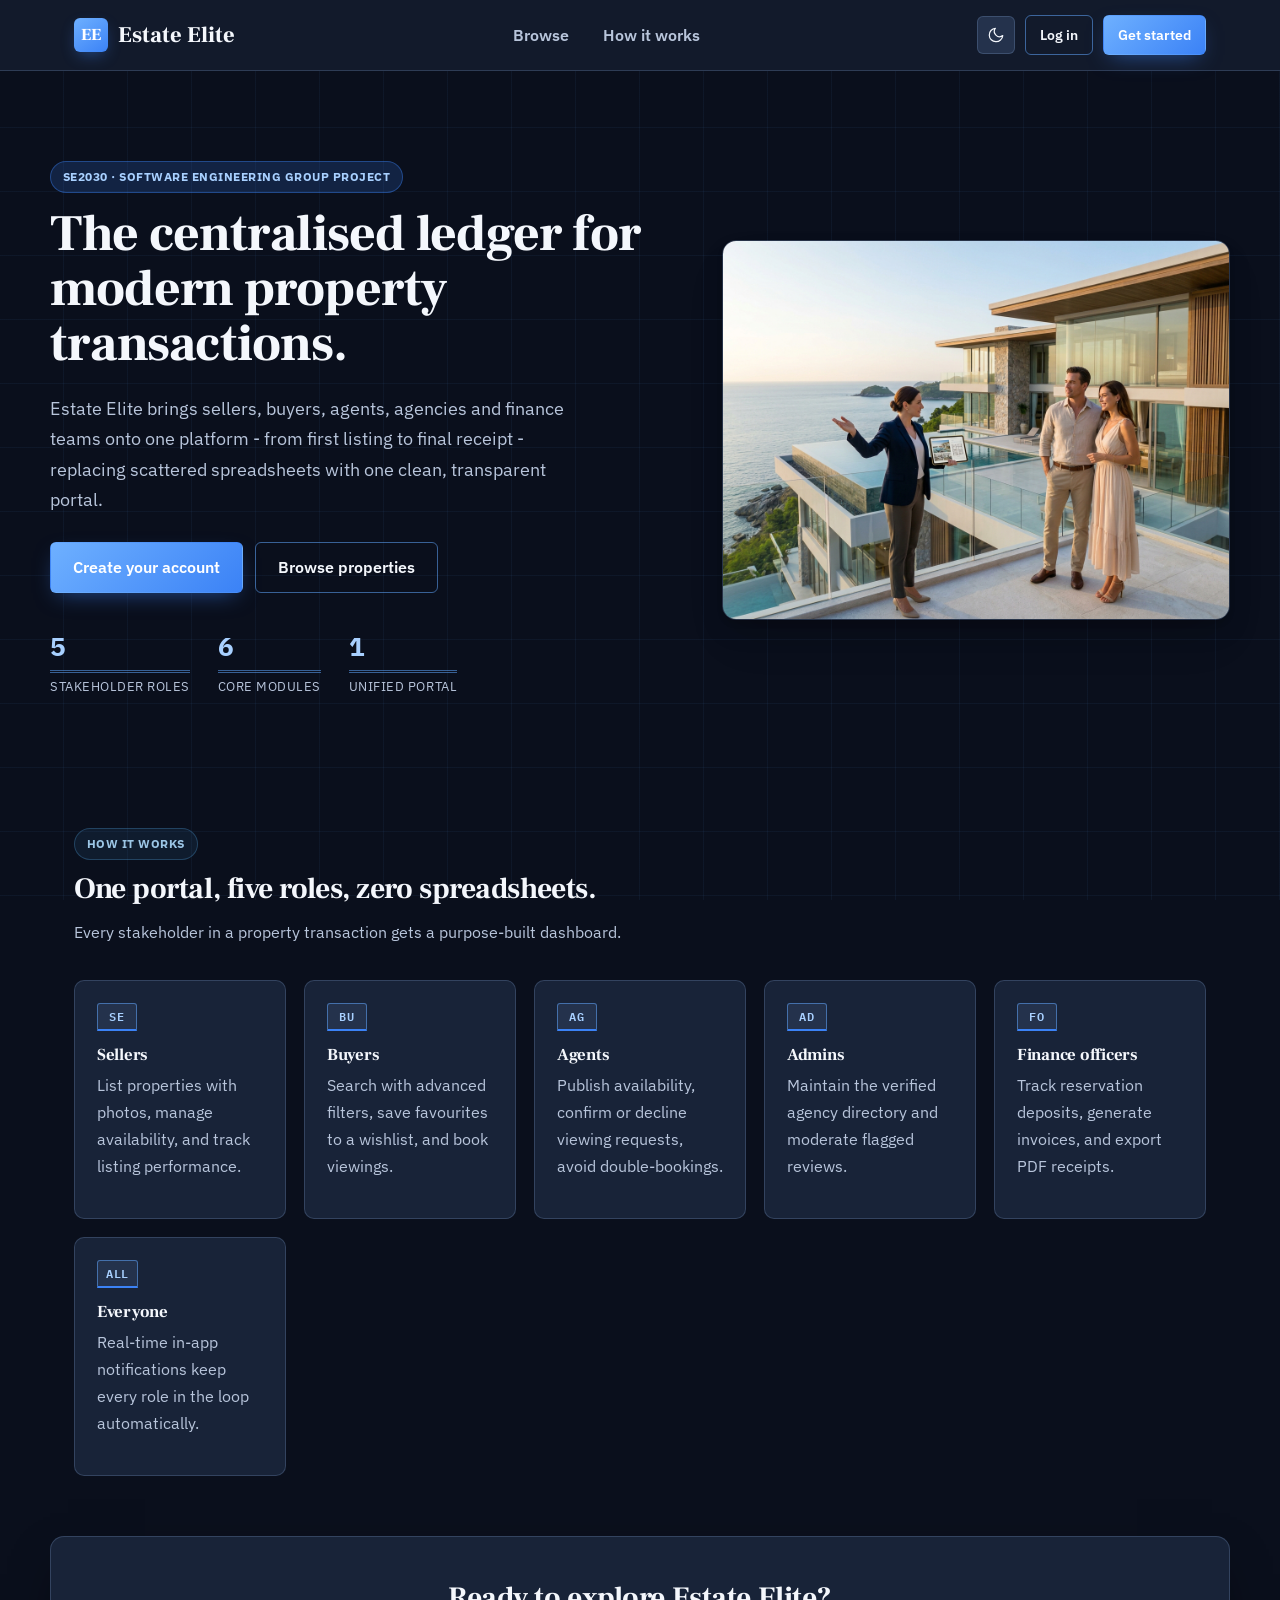
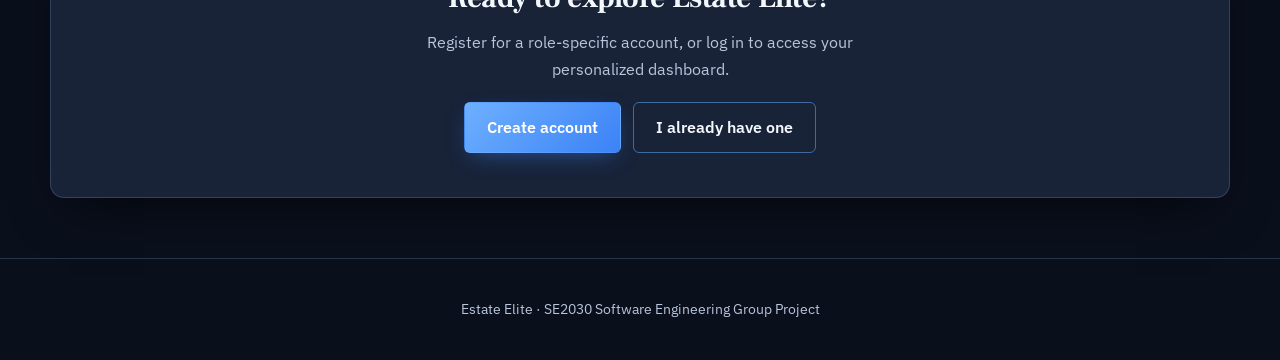
<file: frontend/index.html>
<!DOCTYPE html>
<html lang="en">
<head>
<script>
/* Apply saved theme before CSS paints — prevents flash & keeps pages consistent */
(function(){try{var t=localStorage.getItem("ee_theme");if(t!=="light"&&t!=="dark")t="dark";document.documentElement.setAttribute("data-theme",t);}catch(e){document.documentElement.setAttribute("data-theme","dark");}})();
</script>

<meta charset="UTF-8" />
<meta name="viewport" content="width=device-width, initial-scale=1.0" />
<title>Estate Elite - Real Estate, Elevated</title>
<link rel="stylesheet" href="css/theme.css" />
<script src="js/theme.js"></script>
</head>
<body data-nav="home">
<div id="ee-nav-mount"></div>

<div class="ee-shell">
  <section class="hero">
    <div class="hero-inner">
      <div>
        <span class="badge badge-gold">SE2030 · Software Engineering Group Project</span>
        <h1 style="margin-top:14px;">The centralised ledger for modern property transactions.</h1>
        <p class="lede">Estate Elite brings sellers, buyers, agents, agencies and finance teams onto one platform - from first listing to final receipt - replacing scattered spreadsheets with one clean, transparent portal.</p>
        <div class="hero-actions">
          <a href="register.html" class="btn btn-primary">Create your account</a>
          <a href="browse.html" class="btn btn-ghost">Browse properties</a>
        </div>
        <div class="stat-strip">
          <div class="stat"><b>5</b><span>Stakeholder roles</span></div>
          <div class="stat"><b>6</b><span>Core modules</span></div>
          <div class="stat"><b>1</b><span>Unified portal</span></div>
        </div>
      </div>
      <div class="hero-img-wrap">
        <img src="assets/Hero Page Image.jpg" alt="Agent showing luxury property to buyers" style="width: 100%; height: 100%; object-fit: cover; border-radius: 8px;">
      </div>
    </div>
  </section>

  <section class="section" id="how-it-works">
    <div class="ee-container">
      <div class="section-head">
        <span class="badge badge-blue">How it works</span>
        <h2 style="margin-top:12px;">One portal, five roles, zero spreadsheets.</h2>
        <p>Every stakeholder in a property transaction gets a purpose-built dashboard.</p>
      </div>
      <div class="role-grid">
        <div class="role-card">
          <div class="role-tab">SE</div>
          <h3 style="font-size:1.05rem;">Sellers</h3>
          <p>List properties with photos, manage availability, and track listing performance.</p>
        </div>
        <div class="role-card">
          <div class="role-tab">BU</div>
          <h3 style="font-size:1.05rem;">Buyers</h3>
          <p>Search with advanced filters, save favourites to a wishlist, and book viewings.</p>
        </div>
        <div class="role-card">
          <div class="role-tab">AG</div>
          <h3 style="font-size:1.05rem;">Agents</h3>
          <p>Publish availability, confirm or decline viewing requests, avoid double-bookings.</p>
        </div>
        <div class="role-card">
          <div class="role-tab">AD</div>
          <h3 style="font-size:1.05rem;">Admins</h3>
          <p>Maintain the verified agency directory and moderate flagged reviews.</p>
        </div>
        <div class="role-card">
          <div class="role-tab">FO</div>
          <h3 style="font-size:1.05rem;">Finance officers</h3>
          <p>Track reservation deposits, generate invoices, and export PDF receipts.</p>
        </div>
        <div class="role-card">
          <div class="role-tab">ALL</div>
          <h3 style="font-size:1.05rem;">Everyone</h3>
          <p>Real-time in-app notifications keep every role in the loop automatically.</p>
        </div>
      </div>
    </div>
  </section>

  <section class="section" style="padding-top:0;">
    <div class="ee-container card" style="text-align:center; padding:44px;">
      <h2>Ready to explore Estate Elite?</h2>
      <p style="max-width:520px; margin:0 auto 20px;">Register for a role-specific account, or log in to access your personalized dashboard.</p>
      <div style="display:flex; gap:12px; justify-content:center; flex-wrap:wrap;">
        <a href="register.html" class="btn btn-primary">Create account</a>
        <a href="login.html" class="btn btn-ghost">I already have one</a>
      </div>
    </div>
  </section>

  <footer class="footer">
    Estate Elite · SE2030 Software Engineering Group Project
  </footer>
</div>

<script src="js/api.js"></script>
<script src="js/auth.js"></script>
<script src="js/ui.js"></script>
</body>
</html>
</file>
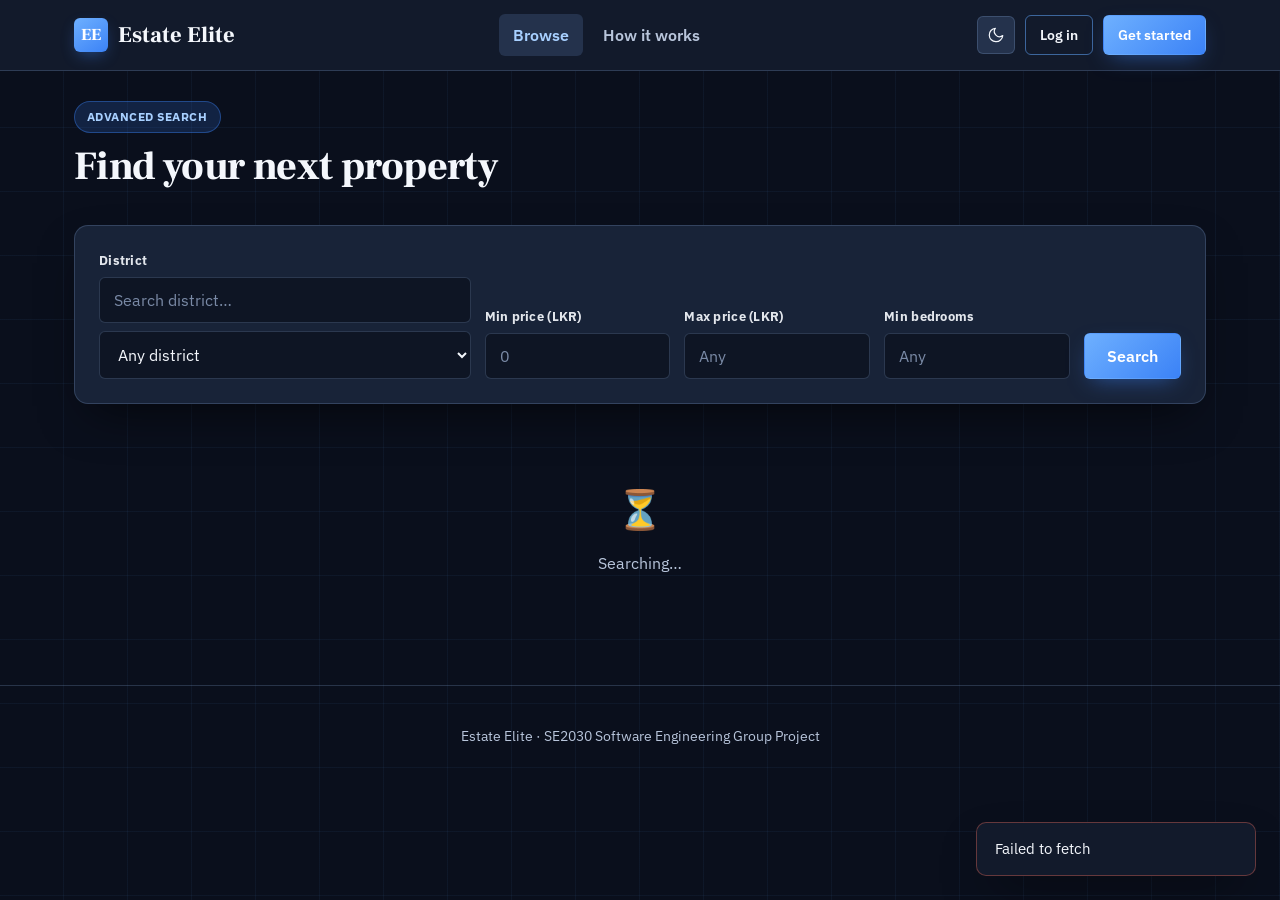
<file: frontend/browse.html>
<!DOCTYPE html>
<html lang="en">
<head>
<script>
/* Apply saved theme before CSS paints — prevents flash & keeps pages consistent */
(function(){try{var t=localStorage.getItem("ee_theme");if(t!=="light"&&t!=="dark")t="dark";document.documentElement.setAttribute("data-theme",t);}catch(e){document.documentElement.setAttribute("data-theme","dark");}})();
</script>

<meta charset="UTF-8" />
<meta name="viewport" content="width=device-width, initial-scale=1.0" />
<title>Browse Properties - Estate Elite</title>
<link rel="stylesheet" href="css/theme.css" />
<script src="js/theme.js"></script>
</head>
<body data-nav="browse">
<div id="ee-nav-mount"></div>

<div class="ee-container" style="padding-top:30px; padding-bottom:60px;">
  <div class="panel-header">
    <div>
      <span class="badge badge-gold">Advanced Search</span>
      <h1 style="margin-top:10px;">Find your next property</h1>
    </div>
  </div>

  <div class="card" style="margin-bottom:26px;">
    <form id="search-form" class="field-row" style="grid-template-columns: 2fr 1fr 1fr 1fr auto; align-items:end; gap:14px;">
      <div class="field" style="margin-bottom:0;">
        <label>District</label>
        <select id="f-location"></select>
      </div>
      <div class="field" style="margin-bottom:0;">
        <label>Min price (LKR)</label>
        <input type="number" id="f-minPrice" placeholder="0" />
      </div>
      <div class="field" style="margin-bottom:0;">
        <label>Max price (LKR)</label>
        <input type="number" id="f-maxPrice" placeholder="Any" />
      </div>
      <div class="field" style="margin-bottom:0;">
        <label>Min bedrooms</label>
        <input type="number" id="f-bedrooms" placeholder="Any" />
      </div>
      <button type="submit" class="btn btn-primary">Search</button>
    </form>
    <div id="recent-searches" style="margin-top:14px; display:none;">
      <span style="font-size:0.78rem; color:var(--text-muted); text-transform:uppercase; letter-spacing:0.04em;">Recent searches:</span>
      <span id="recent-list" style="font-size:0.85rem; color:var(--gold-300);"></span>
    </div>
  </div>

  <div id="results" class="property-grid">
    <div class="empty-state" style="grid-column:1/-1;"><div class="glyph">⏳</div>Loading properties…</div>
  </div>
</div>

<div class="footer">Estate Elite · SE2030 Software Engineering Group Project</div>

<script src="js/api.js"></script>
<script src="js/districts.js"></script>
<script src="js/auth.js"></script>
<script src="js/ui.js"></script>
<script src="js/validate.js"></script>
<script>
const resultsEl = document.getElementById("results");
initDistrictSelect("f-location", "", { allowEmpty: true, emptyLabel: "Any district" });
const user = Auth.currentUser();

function propertyCard(p) {
  const img = (p.images && p.images[0]) ? Api.fileUrl(p.images[0].imageUrl) : Ui.placeholderPropertyImg(p.id);
  return `
    <div class="property-card">
      <a href="property.html?id=${p.id}" class="thumb">
        <img src="${img}" alt="${Ui.escape(p.title)}" onerror="this.src='${Ui.placeholderPropertyImg(p.id)}'"/>
        <span class="badge ${Ui.statusBadgeClass(p.status)} status-pill">${p.status}</span>
        <span class="price-tag">${Ui.money(p.price)}</span>
      </a>
      <div class="body">
        <h3 class="title"><a href="property.html?id=${p.id}" style="color:inherit;">${Ui.escape(p.title)}</a></h3>
        <div class="meta">
          <span>📍 ${Ui.escape(p.location)}</span>
          <span>🛏 ${p.bedrooms ?? "-"}</span>
          <span>🚗 ${p.parkingSpaces ?? 0}</span>
          <span>${p.poolAvailable ? "🏊" : ""}</span>
          <span>🛁 ${p.bathrooms ?? "-"}</span>
        </div>
        <div class="meta"><span>📐 ${p.areaSqft ?? "-"} sqft</span><span>👁 ${p.viewCount} views</span></div>
        <div class="footer-row">
          <a href="property.html?id=${p.id}" class="btn btn-ghost btn-sm" style="flex:1;">View details</a>
          ${user && user.role === "BUYER" ? `<button class="btn btn-primary btn-sm wishlist-btn" data-id="${p.id}">♡ Save</button>` : ""}
        </div>
      </div>
    </div>
  `;
}

function render(list) {
  if (!list.length) {
    resultsEl.innerHTML = `<div class="empty-state" style="grid-column:1/-1;"><div class="glyph">🏚️</div>No properties matched your search.</div>`;
    return;
  }
  resultsEl.innerHTML = list.map(propertyCard).join("");
  document.querySelectorAll(".wishlist-btn").forEach(btn => {
    btn.addEventListener("click", async () => {
      try {
        await Api.post("/api/wishlist", { propertyId: Number(btn.dataset.id), priority: "MEDIUM" });
        Ui.toast("Added to wishlist ♡");
      } catch (err) { Ui.errorToast(err); }
    });
  });
}

async function runSearch() {
  const minEl = document.getElementById("f-minPrice");
  const maxEl = document.getElementById("f-maxPrice");
  const bedEl = document.getElementById("f-bedrooms");
  Validate.clear(minEl, maxEl, bedEl);

  if (!Validate.nonNegativeNumber(minEl, "Min price", { optional: true })) return;
  if (!Validate.nonNegativeNumber(maxEl, "Max price", { optional: true })) return;
  if (!Validate.rangeOrder(minEl, maxEl, "Price range")) return;
  if (!Validate.nonNegativeNumber(bedEl, "Bedrooms", { optional: true })) return;

  const location = document.getElementById("f-location").value.trim();
  const minPrice = minEl.value;
  const maxPrice = maxEl.value;
  const bedrooms = bedEl.value;

  const params = new URLSearchParams();
  if (location) params.set("location", location);
  if (minPrice) params.set("minPrice", minPrice);
  if (maxPrice) params.set("maxPrice", maxPrice);
  if (bedrooms) params.set("minBedrooms", bedrooms);

  resultsEl.innerHTML = `<div class="empty-state" style="grid-column:1/-1;"><div class="glyph">⏳</div>Searching…</div>`;
  try {
    const list = await Api.get("/api/properties/search?" + params.toString(), Auth.isLoggedIn());
    render(list);
    if (user && user.role === "BUYER") loadRecentSearches();
  } catch (err) { Ui.errorToast(err); }
}

async function loadRecentSearches() {
  try {
    const recent = await Api.get("/api/search-history");
    if (recent.length) {
      document.getElementById("recent-searches").style.display = "block";
      document.getElementById("recent-list").textContent = recent.join("  •  ");
    }
  } catch (e) { /* silent */ }
}

document.getElementById("search-form").addEventListener("submit", (e) => { e.preventDefault(); runSearch(); });

runSearch();
if (user && user.role === "BUYER") loadRecentSearches();
</script>
</body>
</html>
</file>
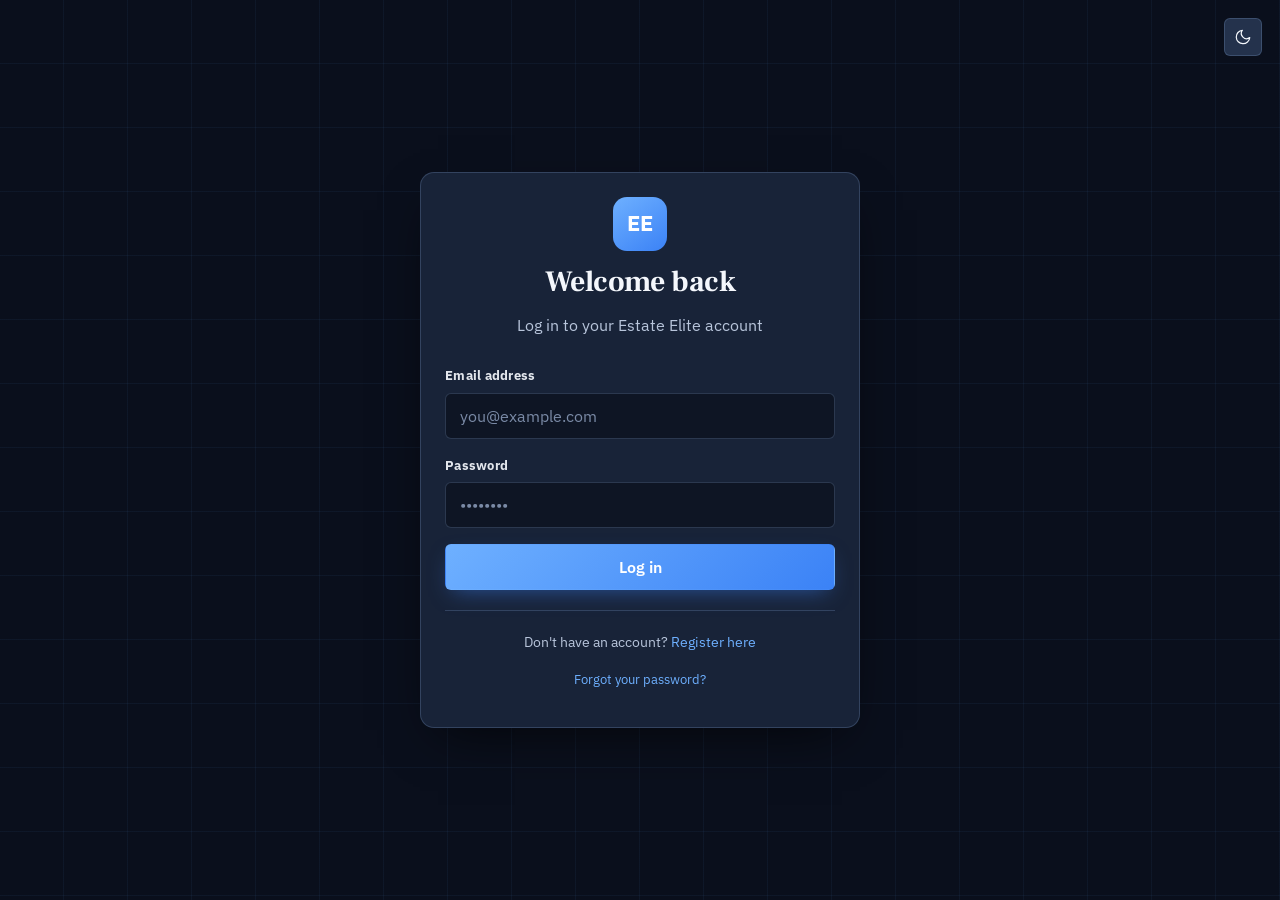
<file: frontend/dashboard-admin.html>
<!DOCTYPE html>
<html lang="en">
<head>
<script>
/* Apply saved theme before CSS paints — prevents flash & keeps pages consistent */
(function(){try{var t=localStorage.getItem("ee_theme");if(t!=="light"&&t!=="dark")t="dark";document.documentElement.setAttribute("data-theme",t);}catch(e){document.documentElement.setAttribute("data-theme","dark");}})();
</script>

<meta charset="UTF-8" />
<meta name="viewport" content="width=device-width, initial-scale=1.0" />
<title>Admin Dashboard - Estate Elite</title>
<link rel="stylesheet" href="css/theme.css" />
<script src="js/theme.js"></script>
</head>
<body data-nav="dashboard">
<div id="ee-nav-mount"></div>

<div class="ee-container" style="padding-top:30px; padding-bottom:60px;">
  <div class="panel-header">
    <div>
      <span class="badge badge-gold">Agency Management Module</span>
      <h1 style="margin-top:10px;">Admin Dashboard</h1>
    </div>
    <button class="btn btn-primary" id="new-agency-btn">+ Add agency</button>
  </div>

  <div class="tab-bar">
    <div class="tab-btn active" data-tab="agencies">🏢 Agencies</div>
    <div class="tab-btn" data-tab="flagged">🚩 Flagged reviews</div>
    <div class="tab-btn" data-tab="agent-reports">⚠️ Agent reports</div>
    <div class="tab-btn" data-tab="users">👥 All users</div>
  </div>

  <div id="tab-agencies" class="tab-panel"></div>
  <div id="tab-flagged" class="tab-panel" style="display:none;"></div>
  <div id="tab-agent-reports" class="tab-panel" style="display:none;"></div>
  <div id="tab-users" class="tab-panel" style="display:none;"></div>
</div>

<div class="modal-overlay" id="agency-modal">
  <div class="modal-box">
    <h3 id="agency-modal-title">Add agency</h3>
    <input type="hidden" id="agency-edit-id" />
    <div class="field"><label>Name</label><input type="text" id="agency-name" required /></div>
    <div class="field"><label>License number</label><input type="text" id="agency-license" required /></div>
    <div class="field-row">
      <div class="field"><label>Contact email</label><input type="email" id="agency-email" /></div>
      <div class="field"><label>Contact phone</label><input type="text" id="agency-phone" /></div>
    </div>
    <div class="field"><label>Address</label><input type="text" id="agency-address" /></div>
    <div style="display:flex; gap:10px;">
      <button class="btn btn-primary" style="flex:1;" id="agency-save-btn">Save</button>
      <button class="btn btn-ghost" id="agency-cancel-btn">Cancel</button>
    </div>
  </div>
</div>

<script src="js/api.js"></script>
<script src="js/auth.js"></script>
<script src="js/ui.js"></script>
<script src="js/validate.js"></script>
<script>
const me = Auth.guard("ADMIN");
let agencyCache = [];

document.querySelectorAll(".tab-btn").forEach(btn => btn.addEventListener("click", () => {
  document.querySelectorAll(".tab-btn").forEach(b => b.classList.remove("active"));
  document.querySelectorAll(".tab-panel").forEach(p => p.style.display = "none");
  btn.classList.add("active");
  document.getElementById("tab-" + btn.dataset.tab).style.display = "block";
  loaders[btn.dataset.tab]();
}));

async function loadAgencies() {
  const el = document.getElementById("tab-agencies");
  el.innerHTML = `<div class="empty-state"><div class="glyph">⏳</div>Loading…</div>`;
  try {
    agencyCache = await Api.get("/api/agencies");
    if (!agencyCache.length) { el.innerHTML = `<div class="empty-state"><div class="glyph">🏢</div>No agencies yet - add the first one.</div>`; return; }
    el.innerHTML = `<div class="card"><table>
      <thead><tr><th>Name</th><th>License</th><th>Contact</th><th>Agents</th><th>Status</th><th>Actions</th></tr></thead>
      <tbody>${agencyCache.map(a => `
        <tr>
          <td>${Ui.escape(a.name)}</td>
          <td>${Ui.escape(a.licenseNumber)}</td>
          <td>${Ui.escape(a.contactEmail || "-")}<br/><span style="color:var(--text-muted);">${Ui.escape(a.contactPhone || "")}</span></td>
          <td>${a.agents.length}</td>
          <td><span class="badge ${Ui.statusBadgeClass(a.status)}">${a.status}</span></td>
          <td>
            <button class="btn btn-ghost btn-sm agency-edit" data-id="${a.id}">Edit</button>
            <button class="btn btn-ghost btn-sm agency-toggle" data-id="${a.id}" data-status="${a.status}">${a.status === "ACTIVE" ? "Deactivate" : "Activate"}</button>
            <button class="btn btn-danger btn-sm agency-delete" data-id="${a.id}">Delete</button>
          </td>
        </tr>
      `).join("")}</tbody>
    </table></div>`;

    document.querySelectorAll(".agency-edit").forEach(b => b.addEventListener("click", () => openAgencyEdit(b.dataset.id)));
    document.querySelectorAll(".agency-toggle").forEach(b => b.addEventListener("click", async () => {
      const newStatus = b.dataset.status === "ACTIVE" ? "INACTIVE" : "ACTIVE";
      try { await Api.patch(`/api/agencies/${b.dataset.id}/status?status=${newStatus}`); Ui.toast("Status updated"); loadAgencies(); }
      catch (err) { Ui.errorToast(err); }
    }));
    document.querySelectorAll(".agency-delete").forEach(b => b.addEventListener("click", async () => {
      if (!confirm("Remove this agency permanently?")) return;
      try { await Api.del(`/api/agencies/${b.dataset.id}`); Ui.toast("Agency removed"); loadAgencies(); }
      catch (err) { Ui.errorToast(err); }
    }));
  } catch (err) { Ui.errorToast(err); }
}

const agencyModal = document.getElementById("agency-modal");
document.getElementById("new-agency-btn").addEventListener("click", () => {
  document.getElementById("agency-modal-title").textContent = "Add agency";
  ["agency-edit-id","agency-name","agency-license","agency-email","agency-phone","agency-address"].forEach(id => document.getElementById(id).value = "");
  agencyModal.classList.add("open");
});
document.getElementById("agency-cancel-btn").addEventListener("click", () => agencyModal.classList.remove("open"));

function openAgencyEdit(id) {
  const a = agencyCache.find(x => String(x.id) === String(id));
  if (!a) return;
  document.getElementById("agency-modal-title").textContent = "Edit agency";
  document.getElementById("agency-edit-id").value = a.id;
  document.getElementById("agency-name").value = a.name;
  document.getElementById("agency-license").value = a.licenseNumber;
  document.getElementById("agency-email").value = a.contactEmail || "";
  document.getElementById("agency-phone").value = a.contactPhone || "";
  document.getElementById("agency-address").value = a.address || "";
  agencyModal.classList.add("open");
}

document.getElementById("agency-save-btn").addEventListener("click", async () => {
  const nameEl = document.getElementById("agency-name");
  const licEl = document.getElementById("agency-license");
  const emailEl = document.getElementById("agency-email");
  const phoneEl = document.getElementById("agency-phone");
  const addrEl = document.getElementById("agency-address");
  Validate.clear(nameEl, licEl, emailEl, phoneEl, addrEl);

  if (!Validate.required(nameEl, "Agency name")) return;
  if (!Validate.required(licEl, "License number")) return;
  // Email/phone optional on agency, but validate format when filled
  if (emailEl.value.trim() && !Validate.email(emailEl, "Contact email")) return;
  if (!Validate.phone(phoneEl, "Contact phone", { optional: true })) return;

  const id = document.getElementById("agency-edit-id").value;
  const payload = {
    name: nameEl.value.trim(),
    licenseNumber: licEl.value.trim(),
    contactEmail: emailEl.value.trim(),
    contactPhone: phoneEl.value.trim(),
    address: addrEl.value.trim(),
  };
  try {
    if (id) await Api.put(`/api/agencies/${id}`, payload);
    else await Api.post("/api/agencies", payload);
    Ui.toast("Agency saved");
    agencyModal.classList.remove("open");
    loadAgencies();
  } catch (err) { Ui.errorToast(err); }
});

// ---------------- Flagged reviews ----------------
async function loadFlagged() {
  const el = document.getElementById("tab-flagged");
  el.innerHTML = `<div class="empty-state"><div class="glyph">⏳</div>Loading…</div>`;
  try {
    const items = await Api.get("/api/reviews/flagged");
    if (!items.length) { el.innerHTML = `<div class="empty-state"><div class="glyph">✅</div>No flagged reviews right now.</div>`; return; }
    el.innerHTML = items.map(r => `
      <div class="card" style="margin-bottom:12px;">
        <div style="display:flex; justify-content:space-between;">
          <strong>${Ui.escape(r.propertyTitle || r.agentName || "Review")} - by ${Ui.escape(r.buyerName)}</strong>
          <span class="rating-stars">${Ui.stars(r.rating)}</span>
        </div>
        <p>${Ui.escape(r.comment || "")}</p>
        ${r.flagNote ? `<p style="font-size:0.88rem; background:rgba(190,60,80,0.08); padding:8px 10px; border-radius:8px;"><strong>Flag note:</strong> ${Ui.escape(r.flagNote)}</p>` : `<p style="font-size:0.8rem; color:var(--text-muted);">No flag note provided.</p>`}
        <div style="display:flex; gap:8px;">
          <button class="btn btn-ghost btn-sm unflag-btn" data-id="${r.id}">Clear flag</button>
          <button class="btn btn-danger btn-sm remove-review-btn" data-id="${r.id}">Delete review</button>
        </div>
      </div>
    `).join("");
    document.querySelectorAll(".unflag-btn").forEach(b => b.addEventListener("click", async () => {
      try { await Api.post(`/api/reviews/${b.dataset.id}/unflag`, {}); Ui.toast("Flag cleared"); loadFlagged(); }
      catch (err) { Ui.errorToast(err); }
    }));
    document.querySelectorAll(".remove-review-btn").forEach(b => b.addEventListener("click", async () => {
      if (!confirm("Delete this review?")) return;
      try { await Api.del(`/api/reviews/${b.dataset.id}`); Ui.toast("Review removed"); loadFlagged(); }
      catch (err) { Ui.errorToast(err); }
    }));
  } catch (err) { Ui.errorToast(err); }
}

// ---------------- All users ----------------
async function loadUsers() {
  const el = document.getElementById("tab-users");
  el.innerHTML = `<div class="empty-state"><div class="glyph">⏳</div>Loading…</div>`;
  try {
    const users = await Api.get("/api/users");
    el.innerHTML = `<div class="card"><table>
      <thead><tr><th>Name</th><th>Email</th><th>Role</th><th>Agency</th></tr></thead>
      <tbody>${users.map(u => `
        <tr><td>${Ui.escape(u.fullName)}</td><td>${Ui.escape(u.email)}</td><td><span class="badge badge-blue">${Auth.roleLabel(u.role)}</span></td><td>${Ui.escape(u.agencyName || "-")}</td></tr>
      `).join("")}</tbody>
    </table></div>`;
  } catch (err) { Ui.errorToast(err); }
}


// ---------------- Agent reports ----------------
async function loadAgentReports() {
  const el = document.getElementById("tab-agent-reports");
  el.innerHTML = `<div class="empty-state"><div class="glyph">⏳</div>Loading…</div>`;
  try {
    const items = await Api.get("/api/agent-reports/open");
    if (!items.length) {
      el.innerHTML = `<div class="empty-state"><div class="glyph">✅</div>No open agent reports.</div>`;
      return;
    }
    el.innerHTML = items.map(r => `
      <div class="card" style="margin-bottom:12px;">
        <div style="display:flex; justify-content:space-between; gap:12px; flex-wrap:wrap;">
          <div>
            <strong>Agent: ${Ui.escape(r.agentName)}</strong>
            <span style="color:var(--text-muted); font-size:0.85rem;"> · ${Ui.escape(r.agentEmail || "")}${r.agentBranch ? " · " + Ui.escape(r.agentBranch) : ""}</span>
          </div>
          <span class="badge badge-gold">Open</span>
        </div>
        <p style="margin:10px 0 6px;"><strong>Reported by:</strong> ${Ui.escape(r.reporterName)} · ${Ui.timeAgo(r.createdAt)}</p>
        <p style="font-size:0.9rem; background:rgba(190,60,80,0.08); padding:10px 12px; border-radius:8px;"><strong>Note:</strong> ${Ui.escape(r.note)}</p>
        <div style="display:flex; gap:8px; margin-top:10px;">
          <button class="btn btn-primary btn-sm resolve-report-btn" data-id="${r.id}">Mark resolved</button>
          <button class="btn btn-danger btn-sm delete-report-btn" data-id="${r.id}">Dismiss</button>
        </div>
      </div>
    `).join("");
    document.querySelectorAll(".resolve-report-btn").forEach(b => b.addEventListener("click", async () => {
      try {
        await Api.post(`/api/agent-reports/${b.dataset.id}/resolve`, {});
        Ui.toast("Report marked resolved");
        loadAgentReports();
      } catch (err) { Ui.errorToast(err); }
    }));
    document.querySelectorAll(".delete-report-btn").forEach(b => b.addEventListener("click", async () => {
      if (!confirm("Dismiss this report without further action?")) return;
      try {
        await Api.del(`/api/agent-reports/${b.dataset.id}`);
        Ui.toast("Report dismissed");
        loadAgentReports();
      } catch (err) { Ui.errorToast(err); }
    }));
  } catch (err) { Ui.errorToast(err); }
}

const loaders = { agencies: loadAgencies, flagged: loadFlagged, "agent-reports": loadAgentReports, users: loadUsers };
loadAgencies();
</script>
</body>
</html>
</file>
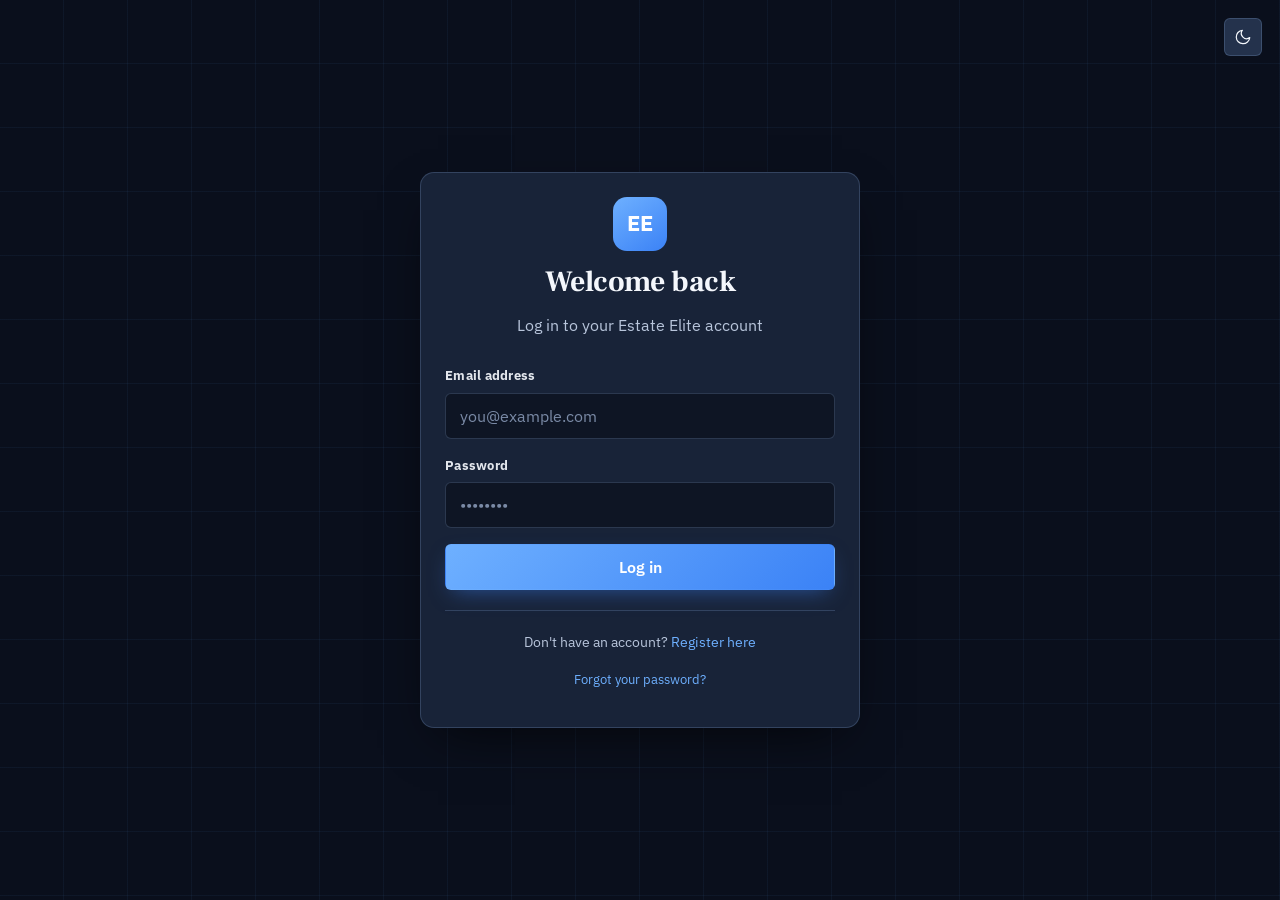
<file: frontend/dashboard-agent.html>
<!DOCTYPE html>
<html lang="en">
<head>
<script>
/* Apply saved theme before CSS paints — prevents flash & keeps pages consistent */
(function(){try{var t=localStorage.getItem("ee_theme");if(t!=="light"&&t!=="dark")t="dark";document.documentElement.setAttribute("data-theme",t);}catch(e){document.documentElement.setAttribute("data-theme","dark");}})();
</script>

<meta charset="UTF-8" />
<meta name="viewport" content="width=device-width, initial-scale=1.0" />
<title>Agent Dashboard - Estate Elite</title>
<link rel="stylesheet" href="css/theme.css" />
<script src="js/theme.js"></script>
</head>
<body data-nav="dashboard">
<div id="ee-nav-mount"></div>

<div class="ee-container" style="padding-top:30px; padding-bottom:60px;">
  <span class="badge badge-gold">Agent Viewing & Appointment Module</span>
  <h1 style="margin-top:10px;">Agent Dashboard</h1>

  <div class="tab-bar">
    <div class="tab-btn active" data-tab="appointments">📋 Appointments</div>
    <div class="tab-btn" data-tab="slots">➕ Availability</div>
  </div>

  <div id="tab-appointments" class="tab-panel"></div>

  <div id="tab-slots" class="tab-panel" style="display:none;">
    <div class="card" style="max-width:460px; margin-bottom:24px;">
      <h3 style="margin-top:0;">Add an available viewing slot</h3>
      <form id="slot-form">
        <input type="hidden" id="slot-edit-id" value="" />
        <div class="field"><label>Date & time</label><input type="datetime-local" id="slot-datetime" required /></div>
        <div class="field"><label>Property (optional)</label><select id="slot-property"><option value="">Not tied to a specific property</option></select></div>
        <div style="display:flex; gap:10px;">
          <button type="submit" class="btn btn-primary" style="flex:1;" id="slot-submit-btn">Add slot</button>
          <button type="button" class="btn btn-ghost" id="slot-cancel-edit" style="display:none;">Cancel edit</button>
        </div>
      </form>
    </div>
    <div id="slots-list"></div>
  </div>
</div>

<script src="js/api.js"></script>
<script src="js/auth.js"></script>
<script src="js/ui.js"></script>
<script src="js/validate.js"></script>
<script>
const me = Auth.guard("AGENT");

function setSlotMin() {
  const el = document.getElementById("slot-datetime");
  if (!el) return;
  const now = new Date();
  now.setMinutes(now.getMinutes() - now.getTimezoneOffset());
  el.min = now.toISOString().slice(0, 16);
}
setSlotMin();


document.querySelectorAll(".tab-btn").forEach(btn => btn.addEventListener("click", () => {
  document.querySelectorAll(".tab-btn").forEach(b => b.classList.remove("active"));
  document.querySelectorAll(".tab-panel").forEach(p => p.style.display = "none");
  btn.classList.add("active");
  document.getElementById("tab-" + btn.dataset.tab).style.display = "block";
  loaders[btn.dataset.tab]();
}));

async function loadAppointments() {
  const el = document.getElementById("tab-appointments");
  el.innerHTML = `<div class="empty-state"><div class="glyph">⏳</div>Loading…</div>`;
  try {
    const items = await Api.get("/api/appointments/agent");
    if (!items.length) { el.innerHTML = `<div class="empty-state"><div class="glyph">📋</div>No appointment requests yet.</div>`; return; }
    el.innerHTML = `<div class="card"><table>
      <thead><tr><th>Property</th><th>Buyer</th><th>Date & time</th><th>Status</th><th>Actions</th></tr></thead>
      <tbody>${items.map(a => `
        <tr>
          <td><a href="property.html?id=${a.propertyId}">${Ui.escape(a.propertyTitle)}</a></td>
          <td>${Ui.escape(a.buyerName)}</td>
          <td>${Ui.dateTime(a.slotDateTime)}</td>
          <td><span class="badge ${Ui.statusBadgeClass(a.status)}">${a.status}</span></td>
          <td>
            ${a.status === "PENDING" ? `
              <button class="btn btn-primary btn-sm confirm-btn" data-id="${a.id}">Confirm</button>
              <button class="btn btn-danger btn-sm decline-btn" data-id="${a.id}">Decline</button>
            ` : a.status === "CONFIRMED" ? `<button class="btn btn-ghost btn-sm complete-btn" data-id="${a.id}">Mark completed</button>` :
              `<button class="btn btn-ghost btn-sm delete-appt" data-id="${a.id}">Delete</button>`}
          </td>
        </tr>
      `).join("")}</tbody>
    </table></div>`;

    document.querySelectorAll(".confirm-btn").forEach(b => b.addEventListener("click", () => setStatus(b.dataset.id, "CONFIRMED")));
    document.querySelectorAll(".decline-btn").forEach(b => b.addEventListener("click", () => setStatus(b.dataset.id, "DECLINED")));
    document.querySelectorAll(".complete-btn").forEach(b => b.addEventListener("click", () => setStatus(b.dataset.id, "COMPLETED")));
    document.querySelectorAll(".delete-appt").forEach(b => b.addEventListener("click", async () => {
      if (!confirm("Permanently delete this appointment record?")) return;
      try { await Api.del(`/api/appointments/${b.dataset.id}`); Ui.toast("Appointment deleted"); loadAppointments(); }
      catch (err) { Ui.errorToast(err); }
    }));
  } catch (err) { Ui.errorToast(err); }
}

async function setStatus(id, status) {
  try {
    await Api.patch(`/api/appointments/${id}/status`, { status });
    Ui.toast(`Appointment ${status.toLowerCase()}`);
    loadAppointments();
  } catch (err) { Ui.errorToast(err); }
}

async function loadPropertyOptions() {
  try {
    const properties = await Api.get("/api/properties");
    document.getElementById("slot-property").innerHTML += properties.map(p => `<option value="${p.id}">${Ui.escape(p.title)}</option>`).join("");
  } catch (e) { /* silent */ }
}

async function loadSlots() {
  const el = document.getElementById("slots-list");
  el.innerHTML = `<div class="empty-state"><div class="glyph">⏳</div>Loading…</div>`;
  try {
    const slots = await Api.get(`/api/appointments/slots/${me.id}`);
    if (!slots.length) { el.innerHTML = `<div class="empty-state"><div class="glyph">🗓️</div>No open slots - add one above.</div>`; return; }
    el.innerHTML = `<div class="card"><table>
      <thead><tr><th>Date & time</th><th>Property</th><th>Status</th><th></th></tr></thead>
      <tbody>${slots.map(s => `
        <tr>
          <td>${Ui.dateTime(s.slotDateTime)}</td>
          <td>${s.propertyTitle ? Ui.escape(s.propertyTitle) : "Any"}</td>
          <td><span class="badge ${s.isBooked ? "badge-gray" : "badge-green"}">${s.isBooked ? "Booked" : "Open"}</span></td>
          <td style="white-space:nowrap;">
            ${!s.isBooked ? `
              <button class="btn btn-ghost btn-sm slot-edit"
                data-id="${s.id}"
                data-dt="${Ui.escape(s.slotDateTime)}"
                data-property="${s.propertyId != null ? s.propertyId : ""}">Edit</button>
              <button class="btn btn-danger btn-sm slot-delete" data-id="${s.id}">Delete</button>
            ` : `<span style="font-size:0.78rem;color:var(--text-muted);">Locked</span>`}
          </td>
        </tr>
      `).join("")}</tbody>
    </table></div>`;

    document.querySelectorAll(".slot-edit").forEach(btn => btn.addEventListener("click", () => {
      setSlotMin();
      document.getElementById("slot-edit-id").value = btn.dataset.id;
      // Convert ISO to datetime-local value
      const raw = btn.dataset.dt;
      const d = new Date(raw);
      if (!Number.isNaN(d.getTime())) {
        const local = new Date(d.getTime() - d.getTimezoneOffset() * 60000);
        document.getElementById("slot-datetime").value = local.toISOString().slice(0, 16);
      }
      document.getElementById("slot-property").value = btn.dataset.property || "";
      document.getElementById("slot-submit-btn").textContent = "Update slot";
      document.getElementById("slot-cancel-edit").style.display = "inline-block";
      document.getElementById("slot-datetime").scrollIntoView({ behavior: "smooth", block: "center" });
    }));

    document.querySelectorAll(".slot-delete").forEach(btn => btn.addEventListener("click", async () => {
      if (!confirm("Delete this availability slot?")) return;
      try {
        await Api.del(`/api/appointments/slots/${btn.dataset.id}`);
        Ui.toast("Slot deleted");
        loadSlots();
      } catch (err) { Ui.errorToast(err); }
    }));
  } catch (err) { Ui.errorToast(err); }
}

function resetSlotForm() {
  document.getElementById("slot-edit-id").value = "";
  document.getElementById("slot-form").reset();
  document.getElementById("slot-submit-btn").textContent = "Add slot";
  document.getElementById("slot-cancel-edit").style.display = "none";
  setSlotMin();
}

document.getElementById("slot-cancel-edit").addEventListener("click", resetSlotForm);

document.getElementById("slot-form").addEventListener("submit", async (e) => {
  e.preventDefault();
  setSlotMin();
  const dtEl = document.getElementById("slot-datetime");
  Validate.clear(dtEl);
  if (!Validate.futureDateTime(dtEl, "Date & time")) return;
  const editId = document.getElementById("slot-edit-id").value;
  const body = {
    slotDateTime: dtEl.value,
    propertyId: document.getElementById("slot-property").value
      ? Number(document.getElementById("slot-property").value)
      : null,
  };
  try {
    if (editId) {
      await Api.put(`/api/appointments/slots/${editId}`, body);
      Ui.toast("Slot updated");
    } else {
      await Api.post("/api/appointments/slots", body);
      Ui.toast("Slot added");
    }
    resetSlotForm();
    loadSlots();
  } catch (err) { Ui.errorToast(err); }
});

const loaders = { appointments: loadAppointments, slots: loadSlots };
loadAppointments();
loadPropertyOptions();
</script>
</body>
</html>
</file>
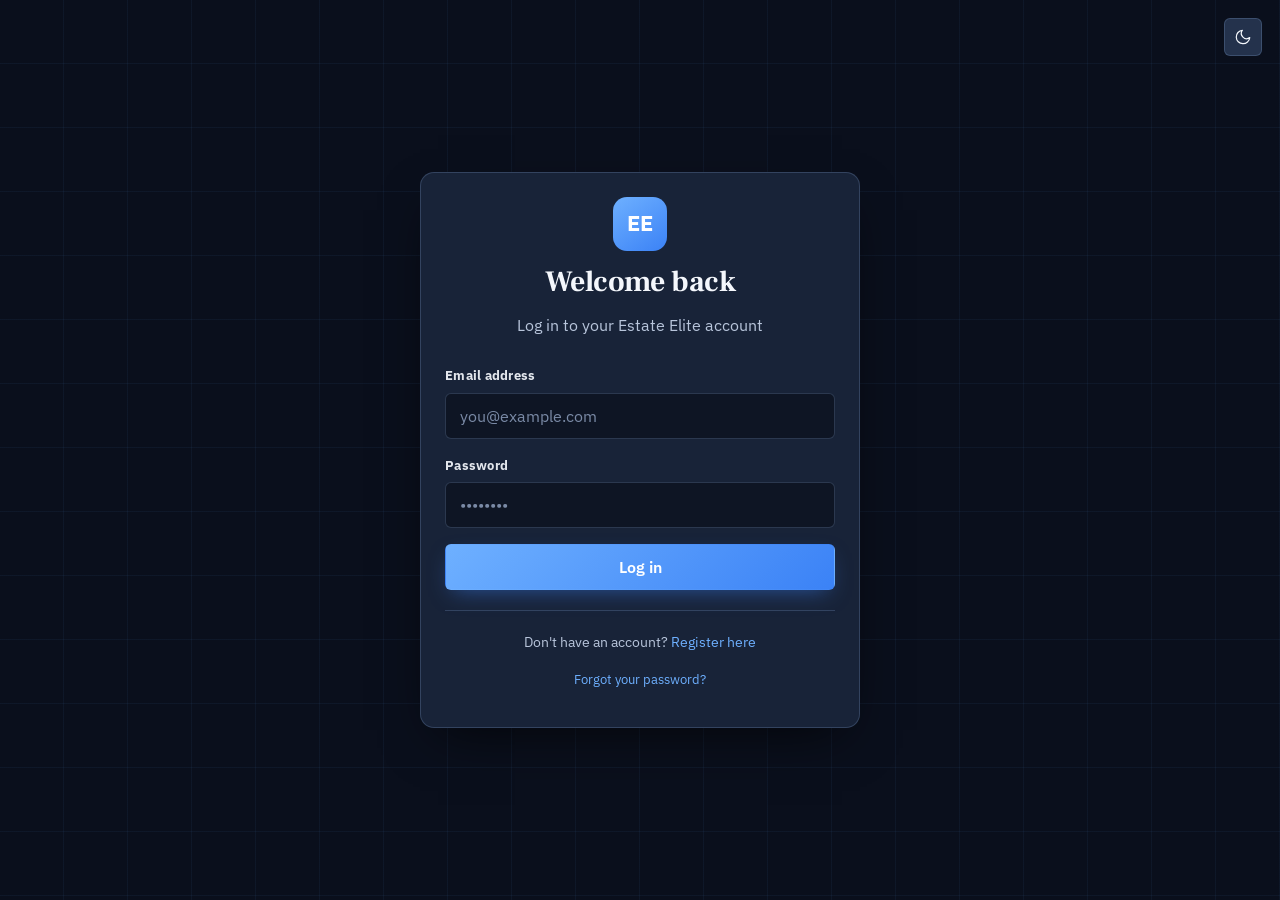
<file: frontend/dashboard-buyer.html>
<!DOCTYPE html>
<html lang="en">
<head>
<script>
/* Apply saved theme before CSS paints — prevents flash & keeps pages consistent */
(function(){try{var t=localStorage.getItem("ee_theme");if(t!=="light"&&t!=="dark")t="dark";document.documentElement.setAttribute("data-theme",t);}catch(e){document.documentElement.setAttribute("data-theme","dark");}})();
</script>

<meta charset="UTF-8" />
<meta name="viewport" content="width=device-width, initial-scale=1.0" />
<title>Buyer Dashboard - Estate Elite</title>
<link rel="stylesheet" href="css/theme.css" />
<script src="js/theme.js"></script>
</head>
<body data-nav="dashboard">
<div id="ee-nav-mount"></div>

<div class="ee-container" style="padding-top:30px; padding-bottom:60px;">
  <span class="badge badge-gold">Buyer / Client Module</span>
  <h1 style="margin-top:10px;">My Dashboard</h1>

  <div class="tab-bar">
    <div class="tab-btn active" data-tab="wishlist">♡ Wishlist</div>
    <div class="tab-btn" data-tab="appointments">📅 Viewings</div>
    <div class="tab-btn" data-tab="transactions">💳 Transactions</div>
    <div class="tab-btn" data-tab="reviews">⭐ My Reviews</div>
  </div>

  <div id="tab-wishlist" class="tab-panel"></div>
  <div id="tab-appointments" class="tab-panel" style="display:none;"></div>
  <div id="tab-transactions" class="tab-panel" style="display:none;"></div>
  <div id="tab-reviews" class="tab-panel" style="display:none;"></div>
</div>

<div class="modal-overlay" id="wl-edit-modal">
  <div class="modal-box">
    <h3>Edit wishlist item</h3>
    <input type="hidden" id="wl-edit-id" />
    <input type="hidden" id="wl-edit-property-id" />
    <div class="field"><label>Priority</label>
      <select id="wl-edit-priority"><option value="LOW">Low</option><option value="MEDIUM">Medium</option><option value="HIGH">High</option></select>
    </div>
    <div class="field"><label>Target price</label><input type="number" id="wl-edit-target" /></div>
    <div class="field"><label>Note</label><textarea id="wl-edit-note"></textarea></div>
    <div style="display:flex; gap:10px;">
      <button class="btn btn-primary" style="flex:1;" id="wl-edit-save">Save</button>
      <button class="btn btn-ghost" id="wl-edit-cancel">Cancel</button>
    </div>
  </div>
</div>

<div class="modal-overlay" id="rev-edit-modal">
  <div class="modal-box">
    <h3>Edit review</h3>
    <input type="hidden" id="rev-edit-id" />
    <div class="field"><label>Rating</label>
      <select id="rev-edit-rating">
        <option value="5">5 ★</option>
        <option value="4">4 ★</option>
        <option value="3">3 ★</option>
        <option value="2">2 ★</option>
        <option value="1">1 ★</option>
      </select>
    </div>
    <div class="field"><label>Comment</label><textarea id="rev-edit-comment" rows="4"></textarea></div>
    <div style="display:flex; gap:10px;">
      <button class="btn btn-primary" style="flex:1;" id="rev-edit-save">Save</button>
      <button class="btn btn-ghost" id="rev-edit-cancel">Cancel</button>
    </div>
  </div>
</div>

<div class="modal-overlay" id="pay-modal">
  <div class="modal-box">
    <h3 style="margin-top:0;">Payment</h3>
    <p style="font-size:0.85rem; color:var(--text-muted); margin-top:0;">
      Choose how you want to pay this invoice.
    </p>
    <input type="hidden" id="pay-txn-id" />
    <div class="field"><label>Invoice</label><input type="text" id="pay-invoice-label" disabled /></div>
    <div class="field"><label>Amount</label><input type="text" id="pay-amount-label" disabled /></div>

    <div class="field">
      <label>Payment method</label>
      <div style="display:flex; gap:10px; flex-wrap:wrap;">
        <label style="display:flex; align-items:center; gap:8px; cursor:pointer; text-transform:none; font-weight:600; letter-spacing:0; opacity:1;">
          <input type="radio" name="pay-method" id="pay-method-card" value="CARD" checked /> Card
        </label>
        <label style="display:flex; align-items:center; gap:8px; cursor:pointer; text-transform:none; font-weight:600; letter-spacing:0; opacity:1;">
          <input type="radio" name="pay-method" id="pay-method-bank" value="BANK_TRANSFER" /> Bank transfer
        </label>
      </div>
    </div>

    <div id="pay-card-fields">
      <div class="field"><label>Cardholder name</label><input type="text" id="pay-name" placeholder="Jane Perera" autocomplete="cc-name" /></div>
      <div class="field"><label>Card number</label><input type="text" id="pay-card" placeholder="4242 4242 4242 4242" inputmode="numeric" autocomplete="cc-number" /></div>
      <div class="field-row">
        <div class="field"><label>Expiry (MM/YY)</label><input type="text" id="pay-expiry" placeholder="12/28" autocomplete="cc-exp" /></div>
        <div class="field"><label>CVV</label><input type="text" id="pay-cvv" placeholder="123" inputmode="numeric" autocomplete="cc-csc" /></div>
      </div>
    </div>

    <div id="pay-bank-fields" style="display:none;">
      <p style="font-size:0.88rem; color:var(--text-muted); margin:0 0 12px;">
        Transfer the invoice amount to the agency bank account, then upload a photo of your receipt/slip.
        Finance will verify and mark the invoice complete.
      </p>
      <div class="field"><label>Transfer reference (optional)</label>
        <input type="text" id="pay-bank-ref" placeholder="e.g. bank ref / slip number" />
      </div>
      <div class="field"><label>Receipt photo</label>
        <input type="file" id="pay-receipt" accept="image/*" />
      </div>
    </div>

    <div style="display:flex; gap:10px;">
      <button class="btn btn-primary" style="flex:1;" id="pay-submit-btn">Pay now</button>
      <button class="btn btn-ghost" id="pay-cancel-btn">Cancel</button>
    </div>
  </div>
</div>

<script src="js/api.js"></script>
<script src="js/auth.js"></script>
<script src="js/ui.js"></script>
<script src="js/validate.js"></script>
<script>
const me = Auth.guard("BUYER");

document.querySelectorAll(".tab-btn").forEach(btn => btn.addEventListener("click", () => {
  document.querySelectorAll(".tab-btn").forEach(b => b.classList.remove("active"));
  document.querySelectorAll(".tab-panel").forEach(p => p.style.display = "none");
  btn.classList.add("active");
  document.getElementById("tab-" + btn.dataset.tab).style.display = "block";
  loaders[btn.dataset.tab]();
}));

// ---------------- Wishlist ----------------
async function loadWishlist() {
  const el = document.getElementById("tab-wishlist");
  el.innerHTML = `<div class="empty-state"><div class="glyph">⏳</div>Loading…</div>`;
  try {
    const items = await Api.get("/api/wishlist");
    if (!items.length) { el.innerHTML = `<div class="empty-state"><div class="glyph">♡</div>Your wishlist is empty - browse properties to save some.</div>`; return; }
    el.innerHTML = `<div class="property-grid">${items.map(w => `
      <div class="property-card">
        <a href="property.html?id=${w.property.id}" class="thumb">
          <img src="${(w.property.images[0] ? Api.fileUrl(w.property.images[0].imageUrl) : Ui.placeholderPropertyImg(w.property.id))}" onerror="this.src='${Ui.placeholderPropertyImg(w.property.id)}'"/>
          <span class="badge badge-gold status-pill">${w.priority}</span>
        </a>
        <div class="body">
          <h3 class="title">${Ui.escape(w.property.title)}</h3>
          <div class="meta"><span>📍 ${Ui.escape(w.property.location)}</span></div>
          <p style="font-size:0.85rem;">${Ui.escape(w.note || "No note")}</p>
          ${w.targetPrice ? `<p style="font-size:0.8rem; color:var(--text-muted);">Target: ${Ui.money(w.targetPrice)}</p>` : ""}
          <div class="footer-row">
            <button class="btn btn-ghost btn-sm wl-edit" data-id="${w.id}" data-property="${w.property.id}" data-priority="${w.priority}" data-target="${w.targetPrice || ""}" data-note="${Ui.escape(w.note || "")}" style="flex:1;">Edit</button>
            <button class="btn btn-danger btn-sm wl-remove" data-id="${w.id}">Remove</button>
          </div>
        </div>
      </div>
    `).join("")}</div>`;

    document.querySelectorAll(".wl-remove").forEach(btn => btn.addEventListener("click", async () => {
      try { await Api.del(`/api/wishlist/${btn.dataset.id}`); Ui.toast("Removed from wishlist"); loadWishlist(); }
      catch (err) { Ui.errorToast(err); }
    }));
    document.querySelectorAll(".wl-edit").forEach(btn => btn.addEventListener("click", () => {
      document.getElementById("wl-edit-id").value = btn.dataset.id;
      document.getElementById("wl-edit-property-id").value = btn.dataset.property;
      document.getElementById("wl-edit-priority").value = btn.dataset.priority;
      document.getElementById("wl-edit-target").value = btn.dataset.target;
      document.getElementById("wl-edit-note").value = btn.dataset.note;
      document.getElementById("wl-edit-modal").classList.add("open");
    }));
  } catch (err) { Ui.errorToast(err); }
}

document.getElementById("wl-edit-cancel").addEventListener("click", () => document.getElementById("wl-edit-modal").classList.remove("open"));
document.getElementById("wl-edit-save").addEventListener("click", async () => {
  const id = document.getElementById("wl-edit-id").value;
  const priEl = document.getElementById("wl-edit-priority");
  const targetEl = document.getElementById("wl-edit-target");
  Validate.clear(priEl, targetEl);
  if (!Validate.selectRequired(priEl, "a priority")) return;
  if (targetEl.value.trim() && !Validate.positiveNumber(targetEl, "Target price")) return;
  try {
    await Api.put(`/api/wishlist/${id}`, {
      propertyId: Number(document.getElementById("wl-edit-property-id").value),
      priority: priEl.value,
      targetPrice: targetEl.value || null,
      note: document.getElementById("wl-edit-note").value.trim(),
    });
    Ui.toast("Wishlist item updated");
    document.getElementById("wl-edit-modal").classList.remove("open");
    loadWishlist();
  } catch (err) { Ui.errorToast(err); }
});

// ---------------- Appointments ----------------
async function loadAppointments() {
  const el = document.getElementById("tab-appointments");
  el.innerHTML = `<div class="empty-state"><div class="glyph">⏳</div>Loading…</div>`;
  try {
    const items = await Api.get("/api/appointments/buyer");
    if (!items.length) { el.innerHTML = `<div class="empty-state"><div class="glyph">📅</div>No viewings booked yet.</div>`; return; }
    el.innerHTML = `<div class="card"><table>
      <thead><tr><th>Property</th><th>Agent</th><th>Date & time</th><th>Status</th><th></th></tr></thead>
      <tbody>${items.map(a => `
        <tr>
          <td><a href="property.html?id=${a.propertyId}">${Ui.escape(a.propertyTitle)}</a></td>
          <td>${Ui.escape(a.agentName)}</td>
          <td>${Ui.dateTime(a.slotDateTime)}</td>
          <td><span class="badge ${Ui.statusBadgeClass(a.status)}">${a.status}</span></td>
          <td>${a.status === "PENDING" || a.status === "CONFIRMED" ? `<button class="btn btn-danger btn-sm cancel-appt" data-id="${a.id}">Cancel</button>` : `<button class="btn btn-ghost btn-sm delete-appt" data-id="${a.id}">Delete</button>`}</td>
        </tr>
      `).join("")}</tbody>
    </table></div>`;
    document.querySelectorAll(".cancel-appt").forEach(btn => btn.addEventListener("click", async () => {
      try { await Api.patch(`/api/appointments/${btn.dataset.id}/status`, { status: "CANCELLED" }); Ui.toast("Appointment cancelled"); loadAppointments(); }
      catch (err) { Ui.errorToast(err); }
    }));
    document.querySelectorAll(".delete-appt").forEach(btn => btn.addEventListener("click", async () => {
      if (!confirm("Permanently delete this appointment record?")) return;
      try { await Api.del(`/api/appointments/${btn.dataset.id}`); Ui.toast("Appointment deleted"); loadAppointments(); }
      catch (err) { Ui.errorToast(err); }
    }));
  } catch (err) { Ui.errorToast(err); }
}

// ---------------- Transactions + demo payment ----------------
async function loadTransactions() {
  const el = document.getElementById("tab-transactions");
  el.innerHTML = `<div class="empty-state"><div class="glyph">⏳</div>Loading…</div>`;
  try {
    const items = await Api.get("/api/transactions/mine");
    if (!items.length) { el.innerHTML = `<div class="empty-state"><div class="glyph">💳</div>No transactions yet.</div>`; return; }
    el.innerHTML = `<div class="card"><table>
      <thead><tr><th>Invoice #</th><th>Property</th><th>Amount</th><th>Method</th><th>Status</th><th></th></tr></thead>
      <tbody>${items.map(t => {
        const hasBankReceipt = t.paymentMethod === "BANK_TRANSFER" && t.status === "PENDING";
        const canPay = t.status === "DRAFT" || (t.status === "PENDING" && !hasBankReceipt);
        const methodLabel = t.paymentMethod
          ? (t.paymentMethod === "BANK_TRANSFER" ? "Bank transfer" : "Card")
          : "—";
        return `
        <tr>
          <td>${Ui.escape(t.invoiceNumber)}</td>
          <td>${Ui.escape(t.propertyTitle)}</td>
          <td>${Ui.money(t.amount)}</td>
          <td>${Ui.escape(methodLabel)}${t.transferReference ? `<div style="font-size:0.75rem;color:var(--text-muted);">${Ui.escape(t.transferReference)}</div>` : ""}</td>
          <td><span class="badge ${Ui.statusBadgeClass(t.status)}">${t.status}</span></td>
          <td style="white-space:nowrap;">
            ${canPay ? `<button class="btn btn-primary btn-sm txn-pay"
              data-id="${t.id}"
              data-invoice="${Ui.escape(t.invoiceNumber || t.id)}"
              data-amount="${t.amount}">Pay</button>` : ""}
            <button class="btn btn-ghost btn-sm txn-pdf" data-id="${t.id}" data-invoice="${Ui.escape(t.invoiceNumber || t.id)}">📄 PDF</button>
          </td>
        </tr>`;
      }).join("")}</tbody>
    </table></div>
    <p style="font-size:0.78rem; color:var(--text-muted); margin-top:10px;">
      Payment gateway
    </p>`;
    document.querySelectorAll(".txn-pdf").forEach(btn => btn.addEventListener("click", async () => {
      try {
        await Api.download(`/api/transactions/${btn.dataset.id}/invoice`, `invoice-${btn.dataset.invoice}.pdf`);
        Ui.toast("Invoice downloaded");
      } catch (err) { Ui.errorToast(err); }
    }));
    document.querySelectorAll(".txn-pay").forEach(btn => btn.addEventListener("click", () => {
      document.getElementById("pay-txn-id").value = btn.dataset.id;
      document.getElementById("pay-invoice-label").value = btn.dataset.invoice;
      document.getElementById("pay-amount-label").value = Ui.money(btn.dataset.amount);
      document.getElementById("pay-name").value = (me && me.fullName) ? me.fullName : "";
      document.getElementById("pay-card").value = "";
      document.getElementById("pay-expiry").value = "";
      document.getElementById("pay-cvv").value = "";
      document.getElementById("pay-method-card").checked = true;
      document.getElementById("pay-method-bank").checked = false;
      if (document.getElementById("pay-receipt")) document.getElementById("pay-receipt").value = "";
      if (document.getElementById("pay-bank-ref")) document.getElementById("pay-bank-ref").value = "";
      syncPayMethodUI();
      document.getElementById("pay-modal").classList.add("open");
    }));
  } catch (err) { Ui.errorToast(err); }
}

document.getElementById("pay-cancel-btn").addEventListener("click", () => {
  document.getElementById("pay-modal").classList.remove("open");
});

function syncPayMethodUI() {
  const bank = document.getElementById("pay-method-bank").checked;
  document.getElementById("pay-card-fields").style.display = bank ? "none" : "block";
  document.getElementById("pay-bank-fields").style.display = bank ? "block" : "none";
  document.getElementById("pay-submit-btn").textContent = bank ? "Submit transfer" : "Pay now";
}
document.getElementById("pay-method-card").addEventListener("change", syncPayMethodUI);
document.getElementById("pay-method-bank").addEventListener("change", syncPayMethodUI);

document.getElementById("pay-submit-btn").addEventListener("click", async () => {
  const id = document.getElementById("pay-txn-id").value;
  const useBank = document.getElementById("pay-method-bank").checked;
  const btn = document.getElementById("pay-submit-btn");

  if (useBank) {
    const receiptEl = document.getElementById("pay-receipt");
    const refEl = document.getElementById("pay-bank-ref");
    Validate.clear(receiptEl, refEl);
    if (!receiptEl.files || !receiptEl.files[0]) {
      Validate.fail(receiptEl, "Please upload a receipt photo");
      return;
    }
    if (typeof Validate.imageFile === "function") {
      if (!Validate.imageFile(receiptEl.files[0], { optional: false })) return;
    }
    btn.disabled = true; btn.textContent = "Uploading…";
    try {
      const form = new FormData();
      form.append("receipt", receiptEl.files[0]);
      const ref = refEl.value.trim();
      if (ref) form.append("reference", ref);
      await Api.postForm(`/api/transactions/${id}/pay/bank-transfer`, form);
      Ui.toast("Receipt submitted — awaiting finance verification");
      document.getElementById("pay-modal").classList.remove("open");
      loadTransactions();
    } catch (err) { Ui.errorToast(err); }
    finally { btn.disabled = false; btn.textContent = "Submit transfer"; }
    return;
  }

  const nameEl = document.getElementById("pay-name");
  const cardEl = document.getElementById("pay-card");
  const expEl = document.getElementById("pay-expiry");
  const cvvEl = document.getElementById("pay-cvv");
  Validate.clear(nameEl, cardEl, expEl, cvvEl);
  if (!Validate.required(nameEl, "Cardholder name")) return;
  const digits = cardEl.value.replace(/\D/g, "");
  if (digits.length !== 16) {
    Validate.fail(cardEl, "Card number must be exactly 16 digits");
    return;
  }
  if (!Validate.required(expEl, "Expiry")) return;
  if (!/^\d{2}\/\d{2}$/.test(expEl.value.trim())) {
    Validate.fail(expEl, "Use MM/YY format");
    return;
  }
  if (!Validate.required(cvvEl, "CVV")) return;
  if (!/^\d{3,4}$/.test(cvvEl.value.trim())) {
    Validate.fail(cvvEl, "CVV must be 3 or 4 digits");
    return;
  }

  btn.disabled = true; btn.textContent = "Processing…";
  try {
    await Api.post(`/api/transactions/${id}/pay`, {
      cardholderName: nameEl.value.trim(),
      cardNumber: cardEl.value.trim(),
      expiry: expEl.value.trim(),
      cvv: cvvEl.value.trim(),
    });
    Ui.toast("Payment successful — invoice marked COMPLETED");
    document.getElementById("pay-modal").classList.remove("open");
    loadTransactions();
  } catch (err) { Ui.errorToast(err); }
  finally { btn.disabled = false; btn.textContent = "Pay now"; }
});

// ---------------- My Reviews ----------------
async function loadReviews() {
  const el = document.getElementById("tab-reviews");
  el.innerHTML = `<div class="empty-state"><div class="glyph">⏳</div>Loading…</div>`;
  try {
    const items = await Api.get("/api/reviews/mine");
    if (!items.length) { el.innerHTML = `<div class="empty-state"><div class="glyph">⭐</div>You haven't left any reviews yet.</div>`; return; }
    el.innerHTML = items.map(r => `
      <div class="card" style="margin-bottom:12px;">
        <div style="display:flex; justify-content:space-between;">
          <strong>${Ui.escape(r.propertyTitle || r.agentName || "Review")}</strong>
          <span class="rating-stars">${Ui.stars(r.rating)}</span>
        </div>
        <p>${Ui.escape(r.comment || "")}</p>
        <div style="display:flex; justify-content:space-between; align-items:center;">
          <span style="font-size:0.78rem; color:var(--text-muted);">${Ui.timeAgo(r.createdAt)} ${r.flagged ? '· <span style="color:var(--rose-500);">flagged</span>' : ""}</span>
          <div style="display:flex; gap:8px;">
            <button class="btn btn-ghost btn-sm edit-review" data-id="${r.id}" data-rating="${r.rating}" data-comment="${Ui.escape(r.comment || "")}">Edit</button>
            <button class="btn btn-danger btn-sm del-review" data-id="${r.id}">Delete</button>
          </div>
        </div>
      </div>
    `).join("");
    document.querySelectorAll(".del-review").forEach(btn => btn.addEventListener("click", async () => {
      if (!confirm("Delete this review?")) return;
      try { await Api.del(`/api/reviews/${btn.dataset.id}`); Ui.toast("Review deleted"); loadReviews(); }
      catch (err) { Ui.errorToast(err); }
    }));
    document.querySelectorAll(".edit-review").forEach(btn => btn.addEventListener("click", () => {
      document.getElementById("rev-edit-id").value = btn.dataset.id;
      document.getElementById("rev-edit-rating").value = btn.dataset.rating;
      document.getElementById("rev-edit-comment").value = btn.dataset.comment;
      document.getElementById("rev-edit-modal").classList.add("open");
    }));
  } catch (err) { Ui.errorToast(err); }
}

document.getElementById("rev-edit-cancel").addEventListener("click", () => document.getElementById("rev-edit-modal").classList.remove("open"));
document.getElementById("rev-edit-save").addEventListener("click", async () => {
  const id = document.getElementById("rev-edit-id").value;
  const ratingEl = document.getElementById("rev-edit-rating");
  const commentEl = document.getElementById("rev-edit-comment");
  Validate.clear(ratingEl, commentEl);
  if (!Validate.selectRequired(ratingEl, "a rating")) return;
  if (!Validate.required(commentEl, "Comment")) return;
  try {
    await Api.put(`/api/reviews/${id}`, {
      rating: Number(ratingEl.value),
      comment: commentEl.value.trim(),
    });
    Ui.toast("Review updated");
    document.getElementById("rev-edit-modal").classList.remove("open");
    loadReviews();
  } catch (err) { Ui.errorToast(err); }
});

const loaders = { wishlist: loadWishlist, appointments: loadAppointments, transactions: loadTransactions, reviews: loadReviews };
loadWishlist();
</script>
</body>
</html>
</file>
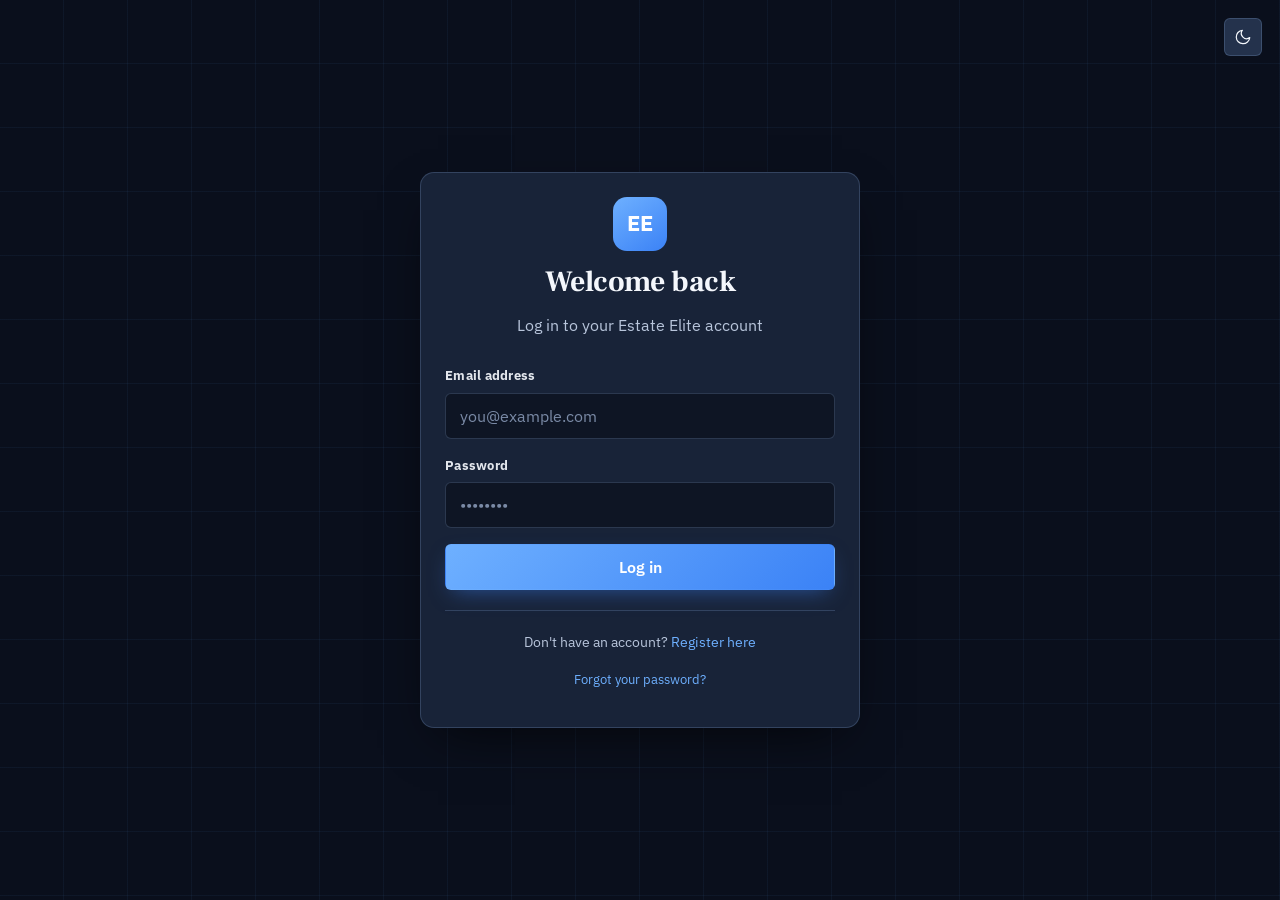
<file: frontend/dashboard-finance.html>
<!DOCTYPE html>
<html lang="en">
<head>
<script>
/* Apply saved theme before CSS paints — prevents flash & keeps pages consistent */
(function(){try{var t=localStorage.getItem("ee_theme");if(t!=="light"&&t!=="dark")t="dark";document.documentElement.setAttribute("data-theme",t);}catch(e){document.documentElement.setAttribute("data-theme","dark");}})();
</script>

<meta charset="UTF-8" />
<meta name="viewport" content="width=device-width, initial-scale=1.0" />
<title>Finance Dashboard - Estate Elite</title>
<link rel="stylesheet" href="css/theme.css" />
<script src="js/theme.js"></script>
</head>
<body data-nav="dashboard">
<div id="ee-nav-mount"></div>

<div class="ee-container" style="padding-top:30px; padding-bottom:60px;">
  <div class="panel-header">
    <div>
      <span class="badge badge-gold">Payment & Transaction Module</span>
      <h1 style="margin-top:10px;">Finance Dashboard</h1>
      <p style="color:var(--text-muted); margin:6px 0 0;">Review buyer appointments &amp; reservations, then raise invoices for payment.</p>
    </div>
    <button class="btn btn-primary" id="new-txn-btn">+ New invoice</button>
  </div>

  <div class="stat-cards" id="stat-cards"></div>

  <div class="tabs" style="display:flex; gap:8px; margin:24px 0 16px; flex-wrap:wrap;">
    <button class="btn btn-ghost tab-btn active" data-tab="invoices">💳 Invoices</button>
    <button class="btn btn-ghost tab-btn" data-tab="appointments">📅 Appointments</button>
    <button class="btn btn-ghost tab-btn" data-tab="reservations">🏠 Reservations</button>
  </div>

  <div id="tab-invoices" class="tab-panel">
    <div id="txn-list"><div class="empty-state"><div class="glyph">⏳</div>Loading transactions…</div></div>
  </div>
  <div id="tab-appointments" class="tab-panel" style="display:none;">
    <div id="appt-list"><div class="empty-state"><div class="glyph">⏳</div>Loading appointments…</div></div>
  </div>
  <div id="tab-reservations" class="tab-panel" style="display:none;">
    <div id="res-list"><div class="empty-state"><div class="glyph">⏳</div>Loading reservations…</div></div>
  </div>
</div>

<div class="modal-overlay" id="txn-modal">
  <div class="modal-box">
    <h3 id="txn-modal-title">Generate new invoice</h3>
    <input type="hidden" id="txn-edit-id" value="" />
    <div class="field"><label>Property</label><select id="txn-property" required></select></div>
    <div class="field"><label>Buyer</label><select id="txn-buyer" required></select></div>
    <div class="field"><label>Amount (LKR)</label><input type="number" id="txn-amount" required /></div>
    <div style="display:flex; gap:10px;">
      <button class="btn btn-primary" style="flex:1;" id="txn-save-btn">Create invoice</button>
      <button class="btn btn-ghost" id="txn-cancel-btn">Cancel</button>
    </div>
  </div>
</div>

<script src="js/api.js"></script>
<script src="js/auth.js"></script>
<script src="js/ui.js"></script>
<script src="js/validate.js"></script>
<script>
const me = Auth.guard("FINANCE_OFFICER");

let cachedTransactions = [];
let cachedProperties = [];
let cachedBuyers = [];

// ---------------- Tabs ----------------
document.querySelectorAll(".tab-btn").forEach(btn => {
  btn.addEventListener("click", () => {
    document.querySelectorAll(".tab-btn").forEach(b => b.classList.remove("active"));
    btn.classList.add("active");
    document.querySelectorAll(".tab-panel").forEach(p => p.style.display = "none");
    document.getElementById("tab-" + btn.dataset.tab).style.display = "block";
    if (btn.dataset.tab === "appointments") loadAppointments();
    if (btn.dataset.tab === "reservations") loadReservations();
  });
});

function renderStats(items) {
  const total = items.length;
  const pending = items.filter(t => t.status === "PENDING" || t.status === "DRAFT").length;
  const completed = items.filter(t => t.status === "COMPLETED").length;
  const totalAmount = items.filter(t => t.status === "COMPLETED").reduce((a, t) => a + Number(t.amount), 0);
  document.getElementById("stat-cards").innerHTML = `
    <div class="stat-card"><div class="num">${total}</div><div class="lbl">Total invoices</div></div>
    <div class="stat-card"><div class="num">${pending}</div><div class="lbl">Pending / draft</div></div>
    <div class="stat-card"><div class="num">${completed}</div><div class="lbl">Completed</div></div>
    <div class="stat-card"><div class="num">${Ui.money(totalAmount)}</div><div class="lbl">Total revenue</div></div>
  `;
}

function statusOptions(current) {
  return ["DRAFT", "PENDING", "COMPLETED", "REFUNDED"].map(s =>
    `<option value="${s}" ${s === current ? "selected" : ""}>${s}</option>`
  ).join("");
}

function apptStatusBadge(status) {
  const map = {
    PENDING: "badge-gold",
    CONFIRMED: "badge-green",
    COMPLETED: "badge-green",
    DECLINED: "badge-rose",
    CANCELLED: "badge-rose",
  };
  return `<span class="badge ${map[status] || ""}">${status}</span>`;
}

function hasOpenInvoice(propertyId, buyerId) {
  return cachedTransactions.some(t =>
    Number(t.propertyId) === Number(propertyId) &&
    Number(t.buyerId) === Number(buyerId) &&
    (t.status === "DRAFT" || t.status === "PENDING" || t.status === "COMPLETED")
  );
}

function openCreateModal(prefill) {
  document.getElementById("txn-edit-id").value = "";
  document.getElementById("txn-modal-title").textContent = "Generate new invoice";
  document.getElementById("txn-save-btn").textContent = "Create invoice";
  if (prefill) {
    if (prefill.propertyId != null) document.getElementById("txn-property").value = String(prefill.propertyId);
    if (prefill.buyerId != null) document.getElementById("txn-buyer").value = String(prefill.buyerId);
    document.getElementById("txn-amount").value = prefill.amount != null ? prefill.amount : "";
  } else {
    document.getElementById("txn-amount").value = "";
  }
  // Auto-fill amount from selected property price when empty
  const propSel = document.getElementById("txn-property");
  if (!document.getElementById("txn-amount").value && propSel.value) {
    const p = cachedProperties.find(x => String(x.id) === propSel.value);
    if (p) document.getElementById("txn-amount").value = p.price;
  }
  document.getElementById("txn-modal").classList.add("open");
}

function openEditModal(t) {
  document.getElementById("txn-edit-id").value = t.id;
  document.getElementById("txn-modal-title").textContent = "Edit invoice " + (t.invoiceNumber || "");
  document.getElementById("txn-save-btn").textContent = "Save changes";
  document.getElementById("txn-property").value = String(t.propertyId);
  document.getElementById("txn-buyer").value = String(t.buyerId);
  document.getElementById("txn-amount").value = t.amount;
  document.getElementById("txn-modal").classList.add("open");
}

// ---------------- Invoices ----------------
async function loadTransactions() {
  const el = document.getElementById("txn-list");
  try {
    const items = await Api.get("/api/transactions");
    cachedTransactions = items;
    renderStats(items);
    if (!items.length) {
      el.innerHTML = `<div class="empty-state"><div class="glyph">💳</div>No invoices yet. Create one from an appointment or reservation.</div>`;
      return;
    }
    el.innerHTML = `<div class="card"><table>
      <thead><tr><th>Invoice #</th><th>Property</th><th>Buyer</th><th>Amount</th><th>Payment</th><th>Status</th><th>Actions</th></tr></thead>
      <tbody>${items.map(t => `
        <tr>
          <td>${Ui.escape(t.invoiceNumber)}</td>
          <td>${Ui.escape(t.propertyTitle)}</td>
          <td>${Ui.escape(t.buyerName)}</td>
          <td>${Ui.money(t.amount)}</td>
          <td>${t.paymentMethod ? Ui.escape(t.paymentMethod) : "—"}</td>
          <td><select class="txn-status" data-id="${t.id}">${statusOptions(t.status)}</select></td>
          <td style="white-space:nowrap;">
            <button class="btn btn-ghost btn-sm txn-pdf" data-id="${t.id}" data-invoice="${Ui.escape(t.invoiceNumber || t.id)}">📄 PDF</button>
            ${t.status !== "COMPLETED" ? `
              <button class="btn btn-ghost btn-sm txn-edit"
                data-id="${t.id}"
                data-property="${t.propertyId}"
                data-buyer="${t.buyerId}"
                data-amount="${t.amount}"
                data-invoice="${Ui.escape(t.invoiceNumber || "")}">Edit</button>
              <button class="btn btn-danger btn-sm txn-del" data-id="${t.id}">Delete</button>
            ` : ""}
          </td>
        </tr>
      `).join("")}</tbody>
    </table></div>`;

    document.querySelectorAll(".txn-status").forEach(sel => sel.addEventListener("change", async () => {
      try {
        await Api.patch(`/api/transactions/${sel.dataset.id}/status`, { status: sel.value });
        Ui.toast("Status updated to " + sel.value);
        loadTransactions();
      } catch (err) { Ui.errorToast(err); loadTransactions(); }
    }));
    document.querySelectorAll(".txn-pdf").forEach(btn => btn.addEventListener("click", async () => {
      try {
        await Api.download(`/api/transactions/${btn.dataset.id}/invoice`, `invoice-${btn.dataset.invoice}.pdf`);
        Ui.toast("Invoice downloaded");
      } catch (err) { Ui.errorToast(err); }
    }));
    document.querySelectorAll(".txn-edit").forEach(btn => btn.addEventListener("click", () => {
      openEditModal({
        id: btn.dataset.id,
        propertyId: btn.dataset.property,
        buyerId: btn.dataset.buyer,
        amount: btn.dataset.amount,
        invoiceNumber: btn.dataset.invoice,
      });
    }));
    document.querySelectorAll(".txn-del").forEach(btn => btn.addEventListener("click", async () => {
      if (!confirm("Delete this invoice?")) return;
      try {
        await Api.del(`/api/transactions/${btn.dataset.id}`);
        Ui.toast("Invoice deleted");
        loadTransactions();
      } catch (err) { Ui.errorToast(err); }
    }));
  } catch (err) { Ui.errorToast(err); }
}

// ---------------- Appointments (for invoicing) ----------------
async function loadAppointments() {
  const el = document.getElementById("appt-list");
  el.innerHTML = `<div class="empty-state"><div class="glyph">⏳</div>Loading appointments…</div>`;
  try {
    // Refresh invoices cache so "has invoice" flags are accurate
    if (!cachedTransactions.length) {
      try { cachedTransactions = await Api.get("/api/transactions"); } catch (_) {}
    }
    const items = await Api.get("/api/appointments/all");
    // Prefer actionable ones first: CONFIRMED / COMPLETED / PENDING
    const order = { CONFIRMED: 0, COMPLETED: 1, PENDING: 2, DECLINED: 3, CANCELLED: 4 };
    items.sort((a, b) => (order[a.status] ?? 9) - (order[b.status] ?? 9));

    if (!items.length) {
      el.innerHTML = `<div class="empty-state"><div class="glyph">📅</div>No viewing appointments yet.</div>`;
      return;
    }

    el.innerHTML = `
      <p style="color:var(--text-muted); font-size:0.88rem; margin-bottom:12px;">
        Buyer viewing appointments. Use <strong>Create invoice</strong> to bill the buyer for the related property; they can then pay from their dashboard.
      </p>
      <div class="card"><table>
        <thead>
          <tr>
            <th>Property</th>
            <th>Price</th>
            <th>Buyer</th>
            <th>Agent</th>
            <th>Slot</th>
            <th>Status</th>
            <th>Invoice</th>
            <th></th>
          </tr>
        </thead>
        <tbody>
          ${items.map(a => {
            const hasInv = hasOpenInvoice(a.propertyId, a.buyerId);
            return `
            <tr>
              <td>${Ui.escape(a.propertyTitle || "—")}</td>
              <td>${a.propertyPrice != null ? Ui.money(a.propertyPrice) : "—"}</td>
              <td>${Ui.escape(a.buyerName || "—")}</td>
              <td>${Ui.escape(a.agentName || "—")}</td>
              <td>${Ui.dateTime(a.slotDateTime)}</td>
              <td>${apptStatusBadge(a.status)}</td>
              <td>${hasInv
                ? `<span class="badge badge-green">Invoiced</span>`
                : `<span class="badge badge-gold">No invoice</span>`}</td>
              <td>
                ${!hasInv && a.status !== "DECLINED" && a.status !== "CANCELLED" ? `
                  <button class="btn btn-primary btn-sm create-inv-from-appt"
                    data-property="${a.propertyId}"
                    data-buyer="${a.buyerId}"
                    data-amount="${a.propertyPrice != null ? a.propertyPrice : ""}">
                    Create invoice
                  </button>
                ` : (hasInv ? `<span style="font-size:0.78rem; color:var(--text-muted);">Ready for buyer payment</span>` : "")}
              </td>
            </tr>`;
          }).join("")}
        </tbody>
      </table></div>`;

    document.querySelectorAll(".create-inv-from-appt").forEach(btn => {
      btn.addEventListener("click", () => {
        openCreateModal({
          propertyId: btn.dataset.property,
          buyerId: btn.dataset.buyer,
          amount: btn.dataset.amount || "",
        });
      });
    });
  } catch (err) {
    el.innerHTML = `<div class="empty-state"><div class="glyph">⚠️</div>${Ui.escape(err.message || "Could not load appointments")}</div>`;
  }
}

// ---------------- Reservations (RESERVED properties) ----------------
async function loadReservations() {
  const el = document.getElementById("res-list");
  el.innerHTML = `<div class="empty-state"><div class="glyph">⏳</div>Loading reservations…</div>`;
  try {
    if (!cachedTransactions.length) {
      try { cachedTransactions = await Api.get("/api/transactions"); } catch (_) {}
    }
    const properties = cachedProperties.length ? cachedProperties : await Api.get("/api/properties");
    cachedProperties = properties;

    // RESERVED properties — primary reservation signal
    const reserved = properties.filter(p => p.status === "RESERVED" || p.status === "SOLD");

    // Also surface AVAILABLE properties that already have an appointment (buyer interest)
    const appointments = await Api.get("/api/appointments/all").catch(() => []);
    const interestedPropertyIds = new Set(
      appointments
        .filter(a => a.status === "CONFIRMED" || a.status === "COMPLETED" || a.status === "PENDING")
        .map(a => a.propertyId)
    );

    // Build reservation rows: reserved/sold listings + appointments without invoices
    const rows = [];

    // Group appointments by property+buyer for reservation-like rows
    appointments
      .filter(a => a.status === "CONFIRMED" || a.status === "COMPLETED" || a.status === "PENDING")
      .forEach(a => {
        const prop = properties.find(p => Number(p.id) === Number(a.propertyId));
        rows.push({
          key: `appt-${a.id}`,
          propertyId: a.propertyId,
          propertyTitle: a.propertyTitle,
          price: a.propertyPrice != null ? a.propertyPrice : (prop ? prop.price : null),
          status: prop ? prop.status : "—",
          buyerId: a.buyerId,
          buyerName: a.buyerName,
          source: "Appointment (" + a.status + ")",
          slot: a.slotDateTime,
        });
      });

    // Reserved/Sold properties that may not appear via appointment
    reserved.forEach(p => {
      const linked = cachedTransactions.filter(t => Number(t.propertyId) === Number(p.id));
      if (!linked.length) {
        rows.push({
          key: `prop-${p.id}`,
          propertyId: p.id,
          propertyTitle: p.title,
          price: p.price,
          status: p.status,
          buyerId: null,
          buyerName: "— select buyer —",
          source: "Property status: " + p.status,
          slot: null,
        });
      } else {
        linked.forEach(t => {
          // Avoid duplicate if already from appointment with same buyer
          if (rows.some(r => Number(r.propertyId) === Number(p.id) && Number(r.buyerId) === Number(t.buyerId))) return;
          rows.push({
            key: `txn-${t.id}`,
            propertyId: p.id,
            propertyTitle: p.title,
            price: p.price,
            status: p.status,
            buyerId: t.buyerId,
            buyerName: t.buyerName,
            source: "Existing invoice (" + t.status + ")",
            slot: null,
            hasInvoice: true,
          });
        });
      }
    });

    if (!rows.length) {
      el.innerHTML = `<div class="empty-state"><div class="glyph">🏠</div>No reservations or confirmed viewings that need invoicing.</div>`;
      return;
    }

    el.innerHTML = `
      <p style="color:var(--text-muted); font-size:0.88rem; margin-bottom:12px;">
        Properties that buyers have reserved or booked viewings for. Create an invoice so the buyer can pay from their dashboard.
      </p>
      <div class="card"><table>
        <thead>
          <tr>
            <th>Property</th>
            <th>Listing price</th>
            <th>Property status</th>
            <th>Buyer</th>
            <th>Source</th>
            <th>Invoice</th>
            <th></th>
          </tr>
        </thead>
        <tbody>
          ${rows.map(r => {
            const hasInv = r.hasInvoice || (r.buyerId != null && hasOpenInvoice(r.propertyId, r.buyerId));
            return `
            <tr>
              <td>${Ui.escape(r.propertyTitle || "—")}</td>
              <td>${r.price != null ? Ui.money(r.price) : "—"}</td>
              <td><span class="badge ${r.status === "RESERVED" ? "badge-gold" : r.status === "SOLD" ? "badge-green" : ""}">${Ui.escape(String(r.status))}</span></td>
              <td>${Ui.escape(r.buyerName || "—")}</td>
              <td style="font-size:0.85rem;">${Ui.escape(r.source)}${r.slot ? "<br><span style='color:var(--text-muted);'>" + Ui.dateTime(r.slot) + "</span>" : ""}</td>
              <td>${hasInv
                ? `<span class="badge badge-green">Invoiced</span>`
                : `<span class="badge badge-gold">Needs invoice</span>`}</td>
              <td>
                ${!hasInv ? `
                  <button class="btn btn-primary btn-sm create-inv-from-res"
                    data-property="${r.propertyId}"
                    data-buyer="${r.buyerId != null ? r.buyerId : ""}"
                    data-amount="${r.price != null ? r.price : ""}">
                    Create invoice
                  </button>
                ` : `<span style="font-size:0.78rem; color:var(--text-muted);">Buyer can pay</span>`}
              </td>
            </tr>`;
          }).join("")}
        </tbody>
      </table></div>`;

    document.querySelectorAll(".create-inv-from-res").forEach(btn => {
      btn.addEventListener("click", () => {
        openCreateModal({
          propertyId: btn.dataset.property,
          buyerId: btn.dataset.buyer || undefined,
          amount: btn.dataset.amount || "",
        });
      });
    });
  } catch (err) {
    el.innerHTML = `<div class="empty-state"><div class="glyph">⚠️</div>${Ui.escape(err.message || "Could not load reservations")}</div>`;
  }
}

// ---------------- Options + modal save ----------------
async function loadOptions() {
  try {
    const [properties, buyerList] = await Promise.all([
      Api.get("/api/properties"),
      Api.get("/api/users/buyers").catch(() => []),
    ]);
    cachedProperties = properties;
    cachedBuyers = buyerList;
    document.getElementById("txn-property").innerHTML = properties.map(p =>
      `<option value="${p.id}">${Ui.escape(p.title)} (${Ui.money(p.price)}) — ${p.status}</option>`
    ).join("");
    document.getElementById("txn-buyer").innerHTML = buyerList.length
      ? buyerList.map(b => `<option value="${b.id}">${Ui.escape(b.fullName)} (${Ui.escape(b.email)})</option>`).join("")
      : `<option value="">No buyers registered yet</option>`;

    // When property changes, suggest listing price
    document.getElementById("txn-property").addEventListener("change", () => {
      const p = cachedProperties.find(x => String(x.id) === document.getElementById("txn-property").value);
      if (p) document.getElementById("txn-amount").value = p.price;
    });
  } catch (e) { /* silent */ }
}

const txnModal = document.getElementById("txn-modal");
document.getElementById("new-txn-btn").addEventListener("click", () => openCreateModal());
document.getElementById("txn-cancel-btn").addEventListener("click", () => txnModal.classList.remove("open"));
document.getElementById("txn-save-btn").addEventListener("click", async () => {
  const propEl = document.getElementById("txn-property");
  const buyerEl = document.getElementById("txn-buyer");
  const amountEl = document.getElementById("txn-amount");
  Validate.clear(propEl, buyerEl, amountEl);

  if (!Validate.selectRequired(propEl, "a property")) return;
  if (!Validate.selectRequired(buyerEl, "a buyer")) return;
  if (!Validate.positiveNumber(amountEl, "Amount")) return;

  const editId = document.getElementById("txn-edit-id").value;
  const body = {
    propertyId: Number(propEl.value),
    buyerId: Number(buyerEl.value),
    amount: Number(amountEl.value),
  };
  try {
    if (editId) {
      await Api.put(`/api/transactions/${editId}`, body);
      Ui.toast("Invoice updated");
    } else {
      await Api.post("/api/transactions", body);
      Ui.toast("Invoice created — buyer can pay from their dashboard");
    }
    txnModal.classList.remove("open");
    await loadTransactions();
    // Refresh other tabs if visible
    const active = document.querySelector(".tab-btn.active");
    if (active && active.dataset.tab === "appointments") loadAppointments();
    if (active && active.dataset.tab === "reservations") loadReservations();
  } catch (err) { Ui.errorToast(err); }
});

loadOptions();
loadTransactions();
</script>
</body>
</html>
</file>
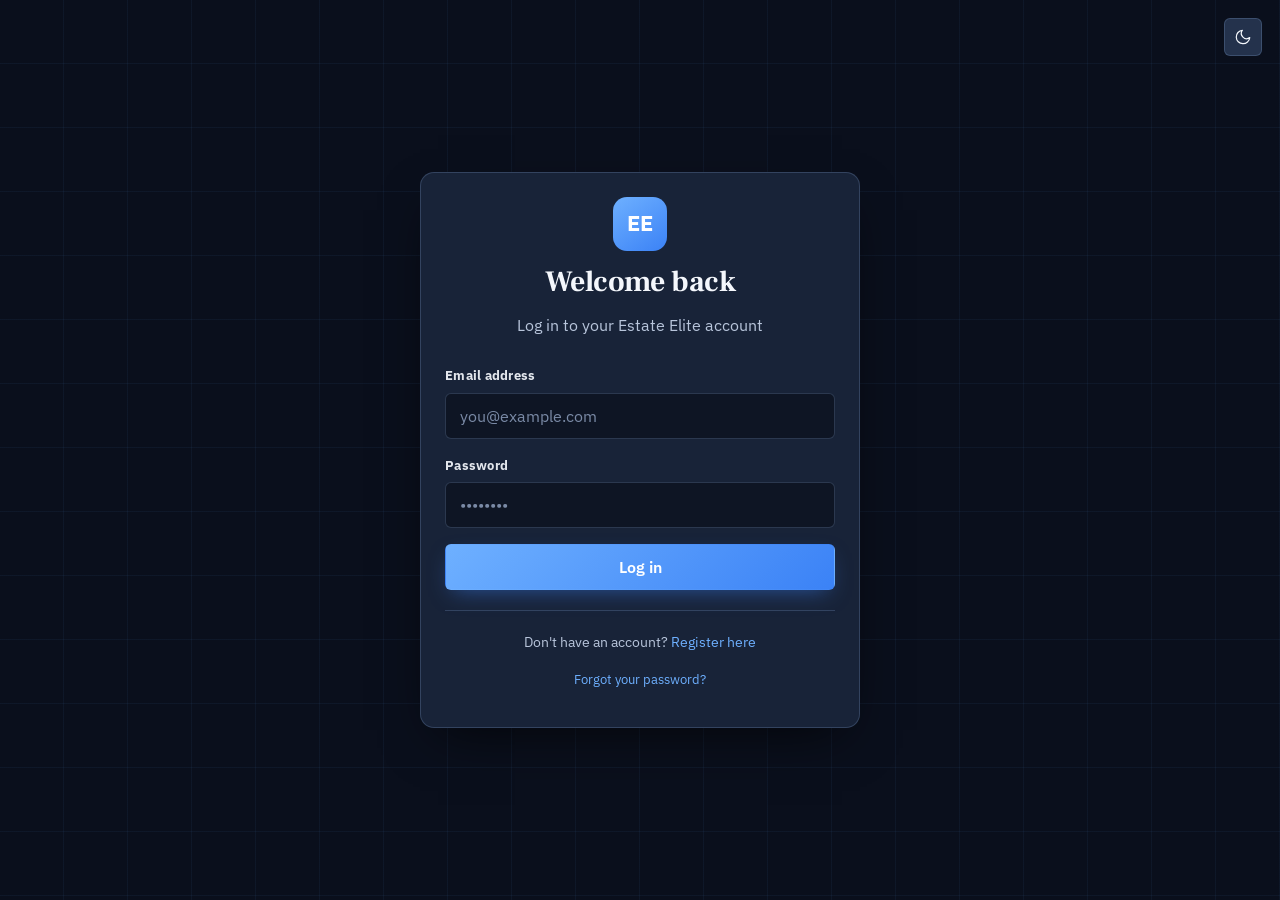
<file: frontend/dashboard-seller.html>
<!DOCTYPE html>
<html lang="en">
<head>
<script>
/* Apply saved theme before CSS paints — prevents flash & keeps pages consistent */
(function(){try{var t=localStorage.getItem("ee_theme");if(t!=="light"&&t!=="dark")t="dark";document.documentElement.setAttribute("data-theme",t);}catch(e){document.documentElement.setAttribute("data-theme","dark");}})();
</script>

<meta charset="UTF-8" />
<meta name="viewport" content="width=device-width, initial-scale=1.0" />
<title>Seller Dashboard - Estate Elite</title>
<link rel="stylesheet" href="css/theme.css" />
<script src="js/theme.js"></script>
</head>
<body data-nav="dashboard">
<div id="ee-nav-mount"></div>

<div class="ee-container" style="padding-top:30px; padding-bottom:60px;">
  <div class="panel-header">
    <div>
      <span class="badge badge-gold">Seller / Owner Module</span>
      <h1 style="margin-top:10px;">My Listings</h1>
    </div>
    <button class="btn btn-primary" id="new-listing-btn">+ Add new listing</button>
  </div>

  <div class="stat-cards" id="stat-cards"></div>

  <div id="listings" class="property-grid">
    <div class="empty-state" style="grid-column:1/-1;"><div class="glyph">⏳</div>Loading your listings…</div>
  </div>
</div>

<!-- Create/Edit modal -->
<div class="modal-overlay" id="listing-modal">
  <div class="modal-box">
    <h3 id="modal-title">Add new listing</h3>
    <form id="listing-form">
      <input type="hidden" id="edit-id" />
      <div class="field"><label>Title</label><input type="text" id="title" required /></div>
      <div class="field"><label>Description</label><textarea id="description"></textarea></div>
      <div class="field-row">
        <div class="field"><label>Price (LKR)</label><input type="number" id="price" required min="1" /></div>
        <div class="field">
          <label>District (location)</label>
          <select id="location" required></select>
        </div>
      </div>
      <div class="field-row">
        <div class="field"><label>Bedrooms</label><input type="number" id="bedrooms" min="0" /></div>
        <div class="field"><label>Bathrooms</label><input type="number" id="bathrooms" min="0" /></div>
      </div>
      <div class="field-row">
        <div class="field"><label>Area (sqft)</label><input type="number" id="areaSqft" min="0" /></div>
        <div class="field"><label>Parking spaces (vehicles)</label><input type="number" id="parkingSpaces" min="0" placeholder="e.g. 2" /></div>
      </div>
      <div class="field">
        <label>Swimming pool</label>
        <select id="poolAvailable">
          <option value="false">No</option>
          <option value="true">Yes</option>
        </select>
      </div>
      <div class="field">
        <label>Photos</label>
        <input type="file" id="listing-photos" accept="image/*" multiple />
        <div id="listing-photos-hint" style="font-size:0.78rem; color:var(--text-muted); margin-top:6px;">You can select multiple photos. They'll upload right after the listing is saved.</div>
        <div class="img-thumb-row" id="listing-existing-thumbs"></div>
      </div>
      <div style="display:flex; gap:10px; margin-top:16px;">
        <button type="submit" class="btn btn-primary" style="flex:1;" id="save-btn">Save listing</button>
        <button type="button" class="btn btn-ghost" id="cancel-btn">Cancel</button>
      </div>
    </form>
  </div>
</div>

<!-- Manage images modal -->
<div class="modal-overlay" id="images-modal">
  <div class="modal-box">
    <h3>Manage photos</h3>
    <input type="hidden" id="images-property-id" />
    <input type="file" id="image-input" accept="image/*" style="margin-bottom:10px;" />
    <button class="btn btn-primary btn-sm" id="upload-image-btn">Upload photo</button>
    <div class="img-thumb-row" id="image-thumbs"></div>
    <div style="margin-top:18px; text-align:right;">
      <button class="btn btn-ghost" id="close-images-btn">Close</button>
    </div>
  </div>
</div>

<script src="js/api.js"></script>
<script src="js/districts.js"></script>
<script src="js/auth.js"></script>
<script src="js/ui.js"></script>
<script src="js/validate.js"></script>
<script>
const me = Auth.guard("SELLER");
let cache = [];

function statusOptions(current) {
  return ["AVAILABLE", "RESERVED", "SOLD"].map(s => `<option value="${s}" ${s === current ? "selected" : ""}>${s}</option>`).join("");
}

function card(p) {
  const img = (p.images && p.images[0]) ? Api.fileUrl(p.images[0].imageUrl) : Ui.placeholderPropertyImg(p.id);
  return `
    <div class="property-card">
      <div class="thumb">
        <img src="${img}" onerror="this.src='${Ui.placeholderPropertyImg(p.id)}'"/>
        <span class="badge ${Ui.statusBadgeClass(p.status)} status-pill">${p.status}</span>
        <span class="price-tag">${Ui.money(p.price)}</span>
      </div>
      <div class="body">
        <h3 class="title">${Ui.escape(p.title)}</h3>
        <div class="meta">
          <span>📍 ${Ui.escape(p.location)}</span>
          <span>🚗 ${p.parkingSpaces ?? 0} park</span>
          <span>${p.poolAvailable ? "🏊 Pool" : ""}</span>
          <span>👁 ${p.viewCount} views</span>
        </div>
        <div class="field" style="margin:6px 0 0;">
          <label style="margin-bottom:4px;">Status</label>
          <select class="status-select" data-id="${p.id}">${statusOptions(p.status)}</select>
        </div>
        <div class="footer-row">
          <button class="btn btn-ghost btn-sm edit-btn" data-id="${p.id}" style="flex:1;">Edit</button>
          <button class="btn btn-ghost btn-sm photos-btn" data-id="${p.id}">📷 Photos</button>
          <button class="btn btn-danger btn-sm delete-btn" data-id="${p.id}">Delete</button>
        </div>
      </div>
    </div>
  `;
}

function renderStats() {
  const total = cache.length;
  const available = cache.filter(p => p.status === "AVAILABLE").length;
  const sold = cache.filter(p => p.status === "SOLD").length;
  const views = cache.reduce((a, p) => a + p.viewCount, 0);
  document.getElementById("stat-cards").innerHTML = `
    <div class="stat-card"><div class="num">${total}</div><div class="lbl">Total listings</div></div>
    <div class="stat-card"><div class="num">${available}</div><div class="lbl">Available</div></div>
    <div class="stat-card"><div class="num">${sold}</div><div class="lbl">Sold</div></div>
    <div class="stat-card"><div class="num">${views}</div><div class="lbl">Total views</div></div>
  `;
}

async function load() {
  try {
    cache = await Api.get("/api/properties/mine");
    renderStats();
    const el = document.getElementById("listings");
    el.innerHTML = cache.length ? cache.map(card).join("") :
      `<div class="empty-state" style="grid-column:1/-1;"><div class="glyph">🏗️</div>No listings yet - add your first property.</div>`;
    attachHandlers();
  } catch (err) { Ui.errorToast(err); }
}

function attachHandlers() {
  document.querySelectorAll(".status-select").forEach(sel => sel.addEventListener("change", async () => {
    try {
      await Api.patch(`/api/properties/${sel.dataset.id}/status`, { status: sel.value });
      Ui.toast("Status updated");
      load();
    } catch (err) { Ui.errorToast(err); }
  }));

  document.querySelectorAll(".edit-btn").forEach(btn => btn.addEventListener("click", () => openEdit(btn.dataset.id)));
  document.querySelectorAll(".photos-btn").forEach(btn => btn.addEventListener("click", () => openImages(btn.dataset.id)));
  document.querySelectorAll(".delete-btn").forEach(btn => btn.addEventListener("click", async () => {
    if (!confirm("Delete this listing permanently?")) return;
    try { await Api.del(`/api/properties/${btn.dataset.id}`); Ui.toast("Listing deleted"); load(); }
    catch (err) { Ui.errorToast(err); }
  }));
}

// ---- Create/Edit modal ----
const listingModal = document.getElementById("listing-modal");
document.getElementById("new-listing-btn").addEventListener("click", () => {
  document.getElementById("modal-title").textContent = "Add new listing";
  document.getElementById("listing-form").reset();
  document.getElementById("edit-id").value = "";
  document.getElementById("listing-existing-thumbs").innerHTML = "";
  document.getElementById("parkingSpaces").value = "0";
  document.getElementById("poolAvailable").value = "false";
  initDistrictSelect("location", "", { allowEmpty: true });
  listingModal.classList.add("open");
});
document.getElementById("cancel-btn").addEventListener("click", () => listingModal.classList.remove("open"));

function openEdit(id) {
  const p = cache.find(x => String(x.id) === String(id));
  if (!p) return;
  document.getElementById("modal-title").textContent = "Edit listing";
  document.getElementById("edit-id").value = p.id;
  document.getElementById("title").value = p.title;
  document.getElementById("description").value = p.description || "";
  document.getElementById("price").value = p.price;
  initDistrictSelect("location", p.location || "", { allowEmpty: true });
  document.getElementById("location").value = p.location || "";
  document.getElementById("bedrooms").value = p.bedrooms || "";
  document.getElementById("bathrooms").value = p.bathrooms || "";
  document.getElementById("areaSqft").value = p.areaSqft || "";
  document.getElementById("parkingSpaces").value = p.parkingSpaces != null ? p.parkingSpaces : 0;
  document.getElementById("poolAvailable").value = p.poolAvailable ? "true" : "false";
  document.getElementById("listing-photos").value = "";
  renderExistingThumbs(p);
  listingModal.classList.add("open");
}

function renderExistingThumbs(p) {
  const wrap = document.getElementById("listing-existing-thumbs");
  if (!p.images || !p.images.length) { wrap.innerHTML = ""; return; }
  wrap.innerHTML = p.images.map(img => `
    <div class="img-thumb">
      <img src="${Api.fileUrl(img.imageUrl)}" />
      <button type="button" class="remove-x" data-property="${p.id}" data-image="${img.id}">✕</button>
    </div>
  `).join("");
  wrap.querySelectorAll(".remove-x").forEach(btn => btn.addEventListener("click", async () => {
    try {
      await Api.del(`/api/properties/${btn.dataset.property}/images/${btn.dataset.image}`);
      cache = await Api.get("/api/properties/mine");
      renderExistingThumbs(cache.find(x => String(x.id) === String(btn.dataset.property)));
    } catch (err) { Ui.errorToast(err); }
  }));
}

document.getElementById("listing-form").addEventListener("submit", async (e) => {
  e.preventDefault();
  const titleEl = document.getElementById("title");
  const priceEl = document.getElementById("price");
  const locEl = document.getElementById("location");
  const bedEl = document.getElementById("bedrooms");
  const bathEl = document.getElementById("bathrooms");
  const areaEl = document.getElementById("areaSqft");
  Validate.clear(titleEl, priceEl, locEl, bedEl, bathEl, areaEl);

  if (!Validate.required(titleEl, "Title")) return;
  if (!Validate.positiveNumber(priceEl, "Price")) return;
  if (!Validate.selectRequired(locEl, "a district")) return;
  if (!Validate.nonNegativeNumber(bedEl, "Bedrooms", { optional: true })) return;
  if (!Validate.nonNegativeNumber(bathEl, "Bathrooms", { optional: true })) return;
  if (!Validate.nonNegativeNumber(areaEl, "Area", { optional: true })) return;

  const files = Array.from(document.getElementById("listing-photos").files || []);
  for (const file of files) {
    if (!Validate.imageFile(file, { optional: true })) return;
  }

  const btn = document.getElementById("save-btn");
  btn.disabled = true; btn.textContent = "Saving…";
  const parkEl = document.getElementById("parkingSpaces");
  if (parkEl.value !== "" && Number(parkEl.value) < 0) {
    Validate.fail(parkEl, "Parking spaces cannot be negative");
    return;
  }
  const payload = {
    title: titleEl.value.trim(),
    description: document.getElementById("description").value.trim(),
    price: Number(priceEl.value),
    location: locEl.value.trim(),
    bedrooms: bedEl.value ? Number(bedEl.value) : null,
    bathrooms: bathEl.value ? Number(bathEl.value) : null,
    areaSqft: areaEl.value ? Number(areaEl.value) : null,
    parkingSpaces: parkEl.value !== "" ? Number(parkEl.value) : 0,
    poolAvailable: document.getElementById("poolAvailable").value === "true",
  };
  const editId = document.getElementById("edit-id").value;

  try {
    let saved;
    if (editId) saved = await Api.put(`/api/properties/${editId}`, payload);
    else saved = await Api.post("/api/properties", payload);

    if (files.length) {
      btn.textContent = `Uploading photos (0/${files.length})…`;
      let uploaded = 0, failed = 0;
      for (const file of files) {
        try {
          await Api.upload(`/api/properties/${saved.id}/images`, file);
          uploaded++;
        } catch (uploadErr) {
          failed++;
          console.error("Photo upload failed:", file.name, uploadErr);
        }
        btn.textContent = `Uploading photos (${uploaded + failed}/${files.length})…`;
      }
      if (failed) Ui.toast(`Listing saved, but ${failed} photo${failed > 1 ? "s" : ""} failed to upload`, "error");
      else if (uploaded) Ui.toast(`Listing saved with ${uploaded} photo${uploaded > 1 ? "s" : ""}`);
      else Ui.toast("Listing saved");
    } else {
      Ui.toast("Listing saved");
    }

    listingModal.classList.remove("open");
    load();
  } catch (err) { Ui.errorToast(err); }
  finally { btn.disabled = false; btn.textContent = "Save listing"; }
});

// ---- Images modal ----
const imagesModal = document.getElementById("images-modal");
function openImages(id) {
  document.getElementById("images-property-id").value = id;
  renderThumbs(id);
  imagesModal.classList.add("open");
}
document.getElementById("close-images-btn").addEventListener("click", () => { imagesModal.classList.remove("open"); load(); });

function renderThumbs(id) {
  const p = cache.find(x => String(x.id) === String(id));
  const wrap = document.getElementById("image-thumbs");
  if (!p || !p.images.length) { wrap.innerHTML = `<p style="color:var(--text-muted); font-size:0.85rem;">No photos uploaded yet.</p>`; return; }
  wrap.innerHTML = p.images.map(img => `
    <div class="img-thumb">
      <img src="${Api.fileUrl(img.imageUrl)}" />
      <button class="remove-x" data-property="${id}" data-image="${img.id}">✕</button>
    </div>
  `).join("");
  wrap.querySelectorAll(".remove-x").forEach(btn => btn.addEventListener("click", async () => {
    try {
      await Api.del(`/api/properties/${btn.dataset.property}/images/${btn.dataset.image}`);
      cache = await Api.get("/api/properties/mine");
      renderThumbs(btn.dataset.property);
    } catch (err) { Ui.errorToast(err); }
  }));
}

document.getElementById("upload-image-btn").addEventListener("click", async () => {
  const id = document.getElementById("images-property-id").value;
  const file = document.getElementById("image-input").files[0];
  if (!Validate.imageFile(file, { optional: false })) return;
  try {
    await Api.upload(`/api/properties/${id}/images`, file);
    Ui.toast("Photo uploaded");
    cache = await Api.get("/api/properties/mine");
    renderThumbs(id);
    document.getElementById("image-input").value = "";
  } catch (err) { Ui.errorToast(err); }
});

load();
</script>
</body>
</html>
</file>
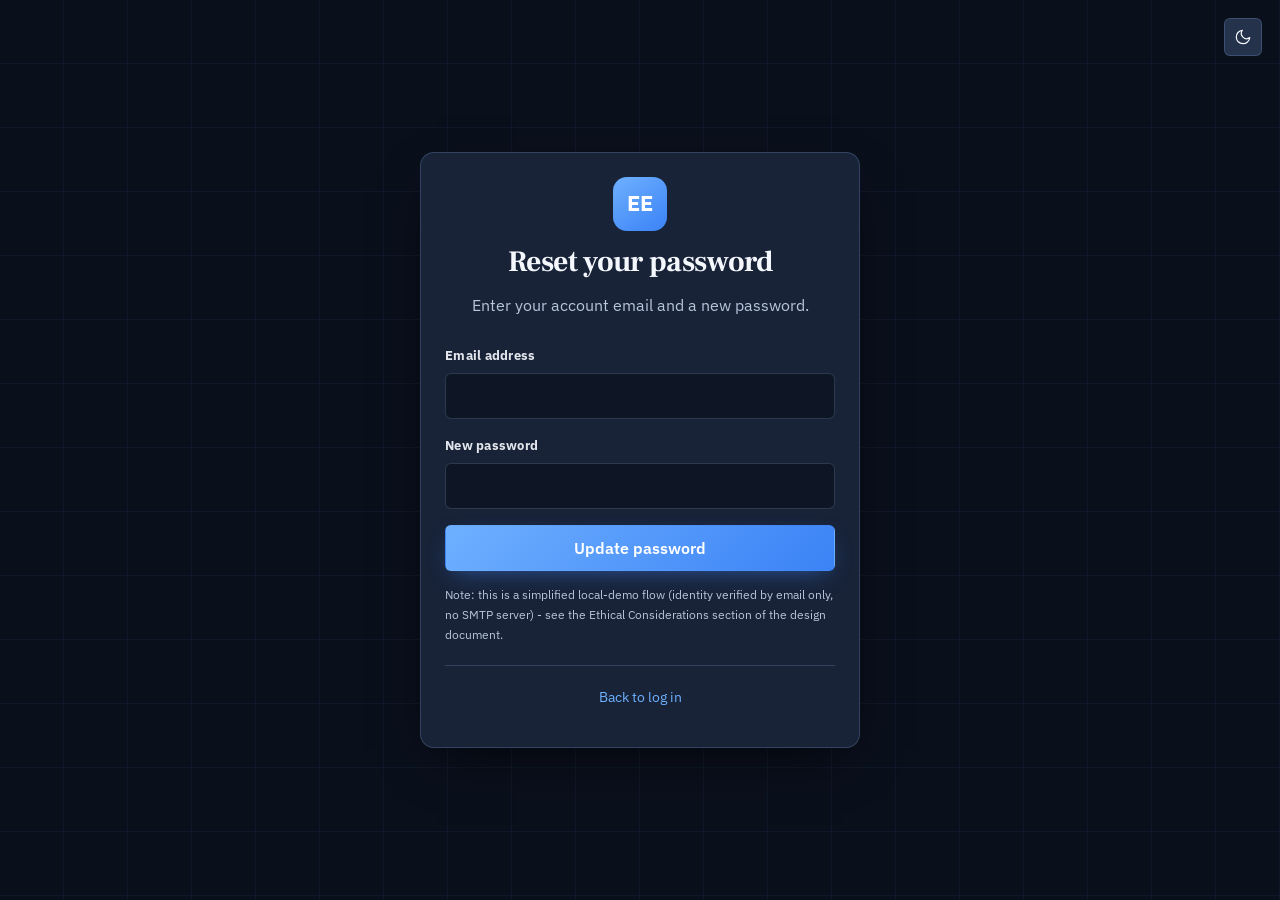
<file: frontend/forgot-password.html>
<!DOCTYPE html>
<html lang="en">
<head>
<script>
/* Apply saved theme before CSS paints — prevents flash & keeps pages consistent */
(function(){try{var t=localStorage.getItem("ee_theme");if(t!=="light"&&t!=="dark")t="dark";document.documentElement.setAttribute("data-theme",t);}catch(e){document.documentElement.setAttribute("data-theme","dark");}})();
</script>

<meta charset="UTF-8" />
<meta name="viewport" content="width=device-width, initial-scale=1.0" />
<title>Reset password - Estate Elite</title>
<link rel="stylesheet" href="css/theme.css" />
<script src="js/theme.js"></script>
</head>
<body>
<button type="button" class="theme-toggle" id="theme-toggle" title="Toggle theme" aria-label="Toggle theme" style="position:fixed; top:18px; right:18px; z-index:100;">
  <svg class="icon-moon" width="18" height="18" viewBox="0 0 24 24" fill="none" stroke="currentColor" stroke-width="1.6" stroke-linecap="round" stroke-linejoin="round"><path d="M21 12.79A9 9 0 1 1 11.21 3 7 7 0 0 0 21 12.79z"/></svg>
  <svg class="icon-sun" width="18" height="18" viewBox="0 0 24 24" fill="none" stroke="currentColor" stroke-width="1.6" stroke-linecap="round" stroke-linejoin="round"><circle cx="12" cy="12" r="4"/><path d="M12 2v2M12 20v2M4.93 4.93l1.41 1.41M17.66 17.66l1.41 1.41M2 12h2M20 12h2M4.93 19.07l1.41-1.41M17.66 6.34l1.41-1.41"/></svg>
</button>

<div class="auth-shell">
  <div class="auth-card card">
    <div class="auth-header">
      <div class="mark">EE</div>
      <h2>Reset your password</h2>
      <p>Enter your account email and a new password.</p>
    </div>

    <form id="reset-form">
      <div class="field">
        <label>Email address</label>
        <input type="email" id="email" required />
      </div>
      <div class="field">
        <label>New password</label>
        <input type="password" id="newPassword" minlength="8" required />
      </div>
      <button type="submit" class="btn btn-primary btn-block" id="reset-btn">Update password</button>
    </form>
    <p style="font-size:0.76rem; color:var(--text-muted); margin-top:14px;">
      Note: this is a simplified local-demo flow (identity verified by email only, no SMTP server) - see the Ethical Considerations section of the design document.
    </p>
    <div class="divider"></div>
    <p style="text-align:center; font-size:0.88rem;"><a href="login.html">Back to log in</a></p>
  </div>
</div>

<script src="js/api.js"></script>
<script src="js/auth.js"></script>
<script src="js/ui.js"></script>
<script src="js/validate.js"></script>
<script>
document.getElementById("reset-form").addEventListener("submit", async (e) => {
  e.preventDefault();
  const emailEl = document.getElementById("email");
  const passEl = document.getElementById("newPassword");
  Validate.clear(emailEl, passEl);
  if (!Validate.email(emailEl) || !Validate.password(passEl, "New password")) return;

  const btn = document.getElementById("reset-btn");
  btn.disabled = true; btn.textContent = "Updating…";
  try {
    const res = await Api.post("/api/auth/forgot-password", {
      email: emailEl.value.trim(),
      newPassword: passEl.value,
    }, false);
    Ui.toast(res.message || "Password updated");
    setTimeout(() => window.location.href = "login.html", 800);
  } catch (err) {
    Ui.errorToast(err);
    btn.disabled = false; btn.textContent = "Update password";
  }
});
</script>
</body>
</html>
</file>
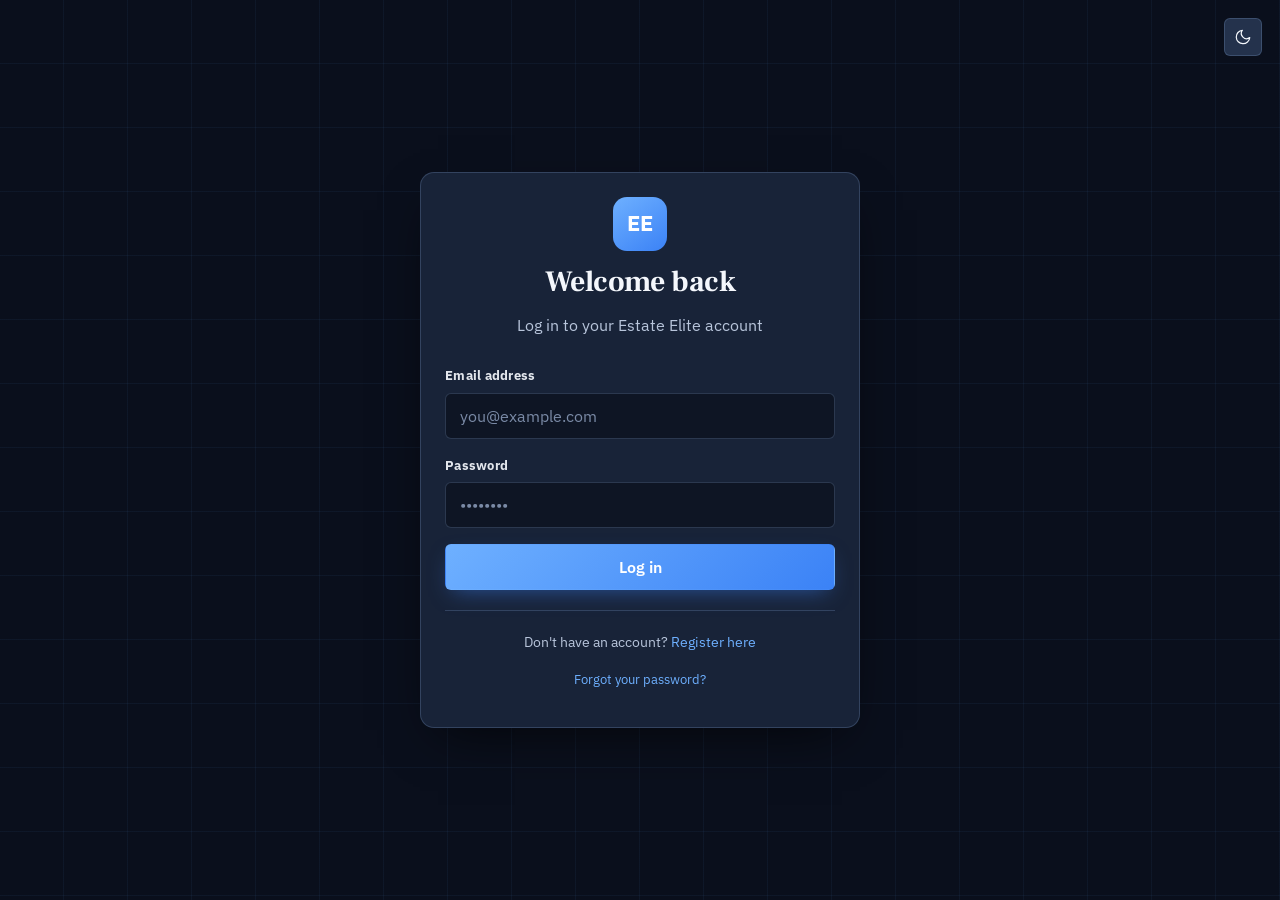
<file: frontend/login.html>
<!DOCTYPE html>
<html lang="en">
<head>
<script>
/* Apply saved theme before CSS paints — prevents flash & keeps pages consistent */
(function(){try{var t=localStorage.getItem("ee_theme");if(t!=="light"&&t!=="dark")t="dark";document.documentElement.setAttribute("data-theme",t);}catch(e){document.documentElement.setAttribute("data-theme","dark");}})();
</script>

<meta charset="UTF-8" />
<meta name="viewport" content="width=device-width, initial-scale=1.0" />
<title>Log in - Estate Elite</title>
<link rel="stylesheet" href="css/theme.css" />
<script src="js/theme.js"></script>
</head>
<body>
<button type="button" class="theme-toggle" id="theme-toggle" title="Toggle theme" aria-label="Toggle theme" style="position:fixed; top:18px; right:18px; z-index:100;">
  <svg class="icon-moon" width="18" height="18" viewBox="0 0 24 24" fill="none" stroke="currentColor" stroke-width="1.6" stroke-linecap="round" stroke-linejoin="round"><path d="M21 12.79A9 9 0 1 1 11.21 3 7 7 0 0 0 21 12.79z"/></svg>
  <svg class="icon-sun" width="18" height="18" viewBox="0 0 24 24" fill="none" stroke="currentColor" stroke-width="1.6" stroke-linecap="round" stroke-linejoin="round"><circle cx="12" cy="12" r="4"/><path d="M12 2v2M12 20v2M4.93 4.93l1.41 1.41M17.66 17.66l1.41 1.41M2 12h2M20 12h2M4.93 19.07l1.41-1.41M17.66 6.34l1.41-1.41"/></svg>
</button>

<div class="auth-shell">
  <div class="auth-card card">
    <div class="auth-header">
      <div class="mark">EE</div>
      <h2>Welcome back</h2>
      <p>Log in to your Estate Elite account</p>
    </div>

    <form id="login-form">
      <div class="field">
        <label>Email address</label>
        <input type="email" id="email" placeholder="you@example.com" required />
      </div>
      <div class="field">
        <label>Password</label>
        <input type="password" id="password" placeholder="••••••••" required />
      </div>
      <button type="submit" class="btn btn-primary btn-block" id="login-btn">Log in</button>
    </form>

    <div class="divider"></div>
    <p style="text-align:center; font-size:0.88rem;">Don't have an account? <a href="register.html">Register here</a></p>
    <p style="text-align:center; font-size:0.82rem;"><a href="forgot-password.html">Forgot your password?</a></p>
</div>

<script src="js/api.js"></script>
<script src="js/auth.js"></script>
<script src="js/ui.js"></script>
<script src="js/validate.js"></script>
<script>
document.getElementById("login-form").addEventListener("submit", async (e) => {
  e.preventDefault();
  const emailEl = document.getElementById("email");
  const passEl = document.getElementById("password");
  Validate.clear(emailEl, passEl);
  if (!Validate.email(emailEl) || !Validate.required(passEl, "Password")) return;

  const btn = document.getElementById("login-btn");
  btn.disabled = true; btn.textContent = "Logging in…";
  try {
    const res = await Api.post("/api/auth/login", {
      email: emailEl.value.trim(),
      password: passEl.value,
    }, false);
    Auth.saveSession(res);
    Ui.toast(`Welcome back, ${res.fullName}!`);
    setTimeout(() => window.location.href = Auth.dashboardFor(res.role), 400);
  } catch (err) {
    Ui.errorToast(err);
    btn.disabled = false; btn.textContent = "Log in";
  }
});
</script>
</body>
</html>
</file>
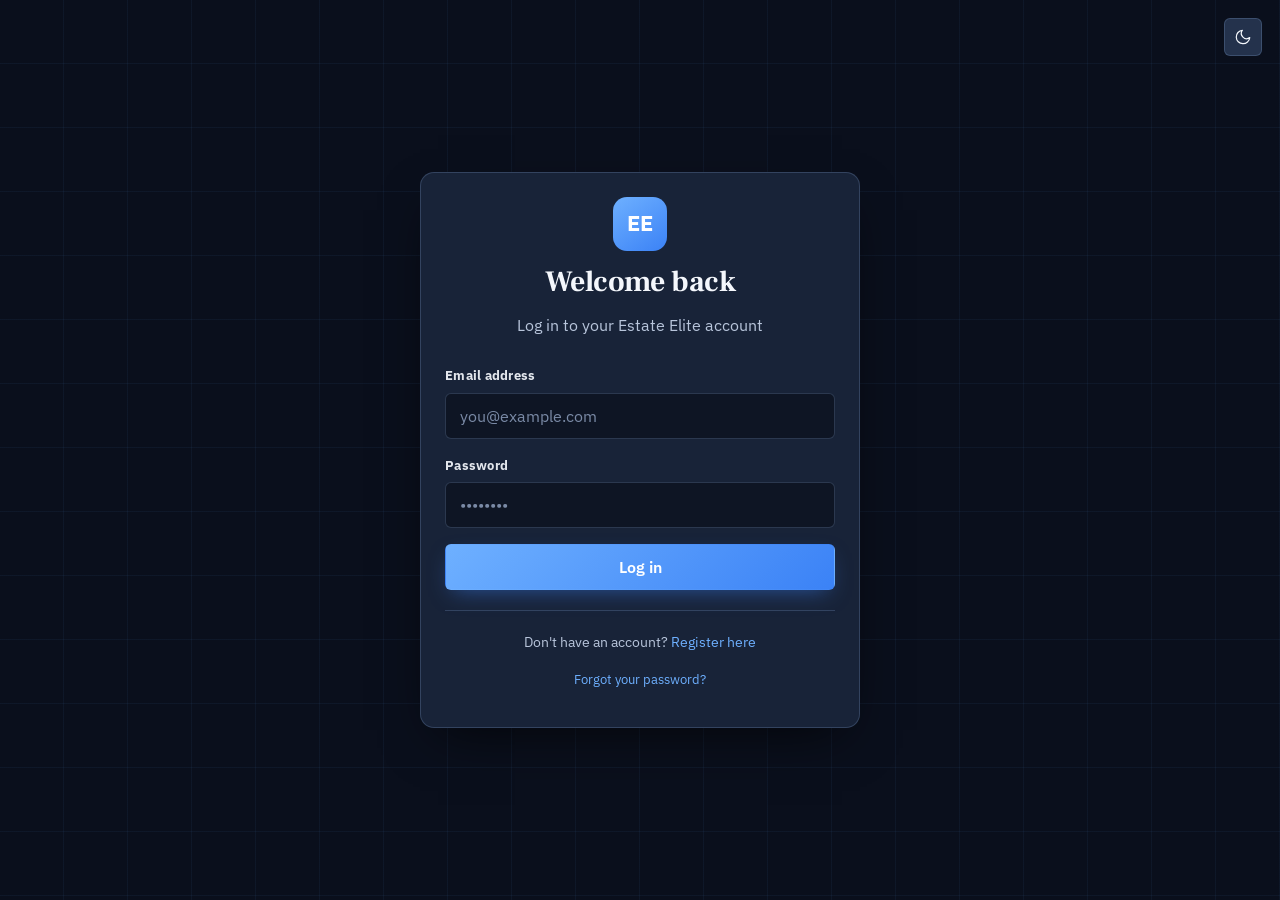
<file: frontend/profile.html>
<!DOCTYPE html>
<html lang="en">
<head>
<script>
/* Apply saved theme before CSS paints — prevents flash & keeps pages consistent */
(function(){try{var t=localStorage.getItem("ee_theme");if(t!=="light"&&t!=="dark")t="dark";document.documentElement.setAttribute("data-theme",t);}catch(e){document.documentElement.setAttribute("data-theme","dark");}})();
</script>

<meta charset="UTF-8" />
<meta name="viewport" content="width=device-width, initial-scale=1.0" />
<title>My Profile - Estate Elite</title>
<link rel="stylesheet" href="css/theme.css" />
<script src="js/theme.js"></script>
</head>
<body>
<div id="ee-nav-mount"></div>

<div class="ee-container" style="max-width:640px; padding-top:36px; padding-bottom:60px;">
  <h1>My Account</h1>
  <p>Update your personal details and profile photo.</p>

  <div class="card">
    <div style="display:flex; align-items:center; gap:16px; margin-bottom:22px;">
      <div class="avatar" id="avatar-preview" style="width:64px;height:64px;font-size:1.4rem;"></div>
      <div>
        <input type="file" id="photo-input" accept="image/*" style="display:none;" />
        <button class="btn btn-ghost btn-sm" id="photo-btn">Change photo</button>
      </div>
    </div>

    <form id="profile-form">
      <div class="field"><label>Full name</label><input type="text" id="fullName" required /></div>
      <div class="field"><label>Phone</label><input type="text" id="phone" /></div>
      <div class="field"><label>Email</label><input type="email" id="email" disabled /></div>
      <div class="field"><label>Role</label><input type="text" id="role" disabled /></div>
      <div class="field" id="branch-field" style="display:none;">
        <label>Branch district</label>
        <select id="branch"></select>
        <div style="font-size:0.78rem; color:var(--text-muted); margin-top:4px;">Properties in this district can be assigned to you for viewings.</div>
      </div>
      <button type="submit" class="btn btn-primary" id="save-btn">Save changes</button>
    </form>
  </div>
</div>

<script src="js/api.js"></script>
<script src="js/districts.js"></script>
<script src="js/auth.js"></script>
<script src="js/ui.js"></script>
<script src="js/validate.js"></script>
<script>
const me = Auth.guard();

async function load() {
  const profile = await Api.get("/api/users/me");
  document.getElementById("fullName").value = profile.fullName;
  document.getElementById("phone").value = profile.phone || "";
  document.getElementById("email").value = profile.email;
  document.getElementById("role").value = Auth.roleLabel(profile.role);
  const branchField = document.getElementById("branch-field");
  if (profile.role === "AGENT") {
    branchField.style.display = "block";
    initDistrictSelect("branch", profile.branch || "", { allowEmpty: false });
    if (profile.branch) document.getElementById("branch").value = profile.branch;
  } else {
    branchField.style.display = "none";
  }
  const avatar = document.getElementById("avatar-preview");
  if (profile.profileImage) {
    avatar.innerHTML = `<img src="${Api.fileUrl(profile.profileImage)}" />`;
  } else {
    avatar.textContent = profile.fullName.charAt(0).toUpperCase();
  }
}

document.getElementById("photo-btn").addEventListener("click", () => document.getElementById("photo-input").click());
document.getElementById("photo-input").addEventListener("change", async (e) => {
  const file = e.target.files[0];
  if (!file) return;
  if (!Validate.imageFile(file, { optional: false })) return;
  try {
    await Api.upload("/api/users/me/photo", file);
    Ui.toast("Profile photo updated");
    load();
  } catch (err) { Ui.errorToast(err); }
});

document.getElementById("profile-form").addEventListener("submit", async (e) => {
  e.preventDefault();
  const nameEl = document.getElementById("fullName");
  const phoneEl = document.getElementById("phone");
  Validate.clear(nameEl, phoneEl);
  if (!Validate.required(nameEl, "Full name")) return;
  if (!Validate.phone(phoneEl, "Phone", { optional: true })) return;

  const btn = document.getElementById("save-btn");
  btn.disabled = true; btn.textContent = "Saving…";
  try {
    const body = {
      fullName: nameEl.value.trim(),
      phone: phoneEl.value.trim(),
    };
    const branchEl = document.getElementById("branch");
    if (me.role === "AGENT" || Auth.currentUser()?.role === "AGENT") {
      if (!Validate.selectRequired(branchEl, "a branch district")) {
        btn.disabled = false; btn.textContent = "Save changes";
        return;
      }
      body.branch = branchEl.value.trim();
    }
    await Api.put("/api/users/me", body);
    const user = Auth.currentUser();
    user.fullName = nameEl.value.trim();
    localStorage.setItem("ee_user", JSON.stringify(user));
    Ui.toast("Profile updated");
  } catch (err) { Ui.errorToast(err); }
  finally { btn.disabled = false; btn.textContent = "Save changes"; }
});

load();
</script>
</body>
</html>
</file>
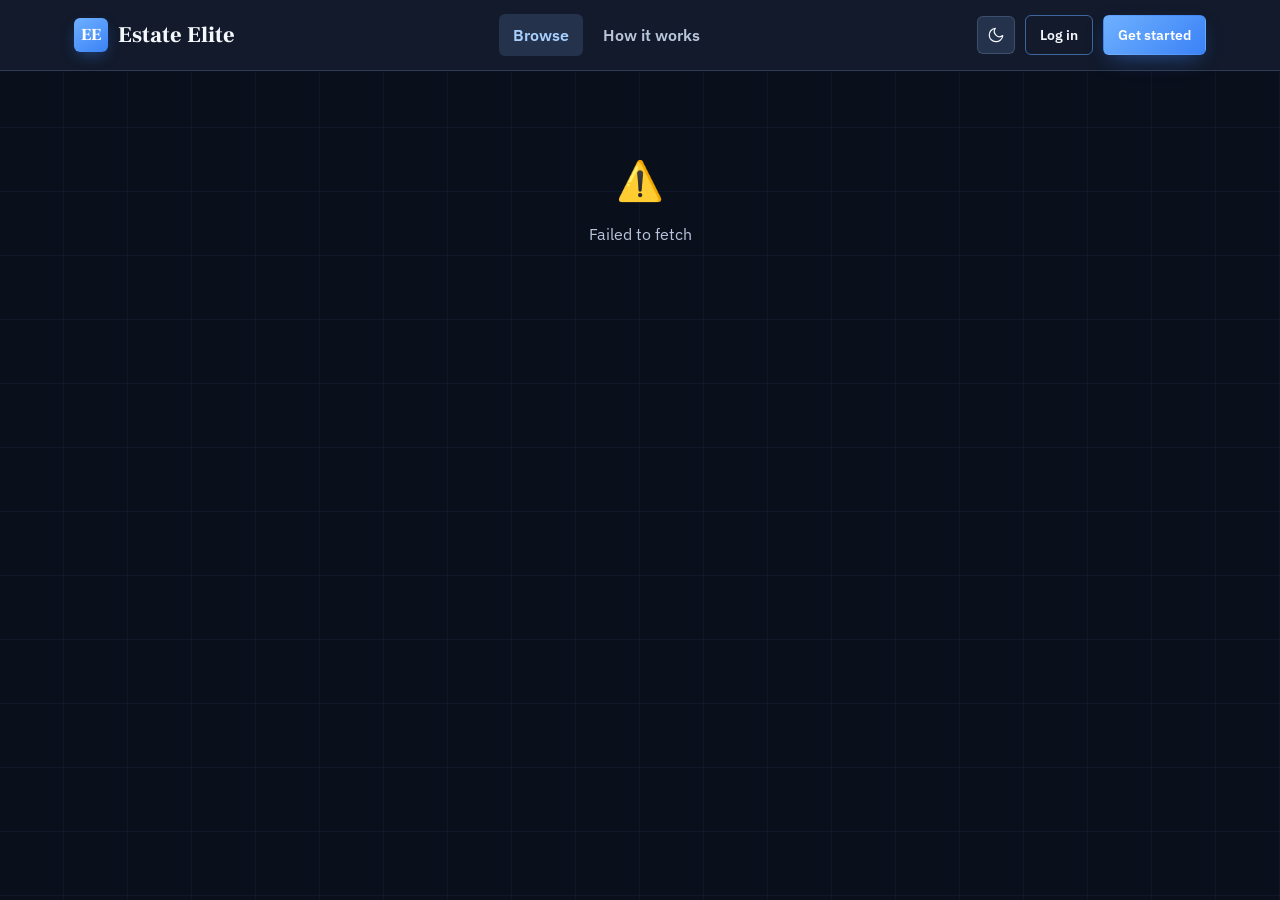
<file: frontend/property.html>
<!DOCTYPE html>
<html lang="en">
<head>
<script>
/* Apply saved theme before CSS paints — prevents flash & keeps pages consistent */
(function(){try{var t=localStorage.getItem("ee_theme");if(t!=="light"&&t!=="dark")t="dark";document.documentElement.setAttribute("data-theme",t);}catch(e){document.documentElement.setAttribute("data-theme","dark");}})();
</script>

<meta charset="UTF-8" />
<meta name="viewport" content="width=device-width, initial-scale=1.0" />
<title>Property - Estate Elite</title>
<link rel="stylesheet" href="css/theme.css" />
<script src="js/theme.js"></script>
</head>
<body data-nav="browse">
<div id="ee-nav-mount"></div>

<div class="ee-container" style="padding-top:30px; padding-bottom:60px;" id="content">
  <div class="empty-state"><div class="glyph">⏳</div>Loading property…</div>
</div>

<div class="modal-overlay" id="rev-edit-modal">
  <div class="modal-box">
    <h3>Edit review</h3>
    <input type="hidden" id="rev-edit-id" />
    <div class="field"><label>Rating</label>
      <select id="rev-edit-rating">
        <option value="5">★★★★★ (5)</option>
        <option value="4">★★★★☆ (4)</option>
        <option value="3">★★★☆☆ (3)</option>
        <option value="2">★★☆☆☆ (2)</option>
        <option value="1">★☆☆☆☆ (1)</option>
      </select>
    </div>
    <div class="field"><label>Comment</label><textarea id="rev-edit-comment" rows="4"></textarea></div>
    <div style="display:flex; gap:10px;">
      <button class="btn btn-primary" style="flex:1;" id="rev-edit-save">Save</button>
      <button class="btn btn-ghost" id="rev-edit-cancel">Cancel</button>
    </div>
  </div>
</div>


<!-- Flag review with note -->
<div class="modal-overlay" id="flag-review-modal">
  <div class="modal-box" style="max-width:420px;">
    <h3 style="margin-top:0;">Flag review</h3>
    <p style="color:var(--text-muted); font-size:0.88rem;">Explain why this review is inappropriate. Admins will review your note.</p>
    <input type="hidden" id="flag-review-id" />
    <div class="field"><label>Reason / note</label>
      <textarea id="flag-review-note" rows="3" placeholder="e.g. Contains offensive language / spam / false claims…"></textarea>
    </div>
    <div style="display:flex; gap:10px;">
      <button class="btn btn-primary" style="flex:1;" id="flag-review-submit">Submit flag</button>
      <button class="btn btn-ghost" id="flag-review-cancel">Cancel</button>
    </div>
  </div>
</div>

<!-- Report agent with note -->
<div class="modal-overlay" id="report-agent-modal">
  <div class="modal-box" style="max-width:420px;">
    <h3 style="margin-top:0;">Report agent</h3>
    <p style="color:var(--text-muted); font-size:0.88rem;" id="report-agent-label">Describe the issue. An administrator will review this report.</p>
    <input type="hidden" id="report-agent-id" />
    <div class="field"><label>Reason / note</label>
      <textarea id="report-agent-note" rows="3" placeholder="e.g. Unprofessional behaviour / no-show / harassment…"></textarea>
    </div>
    <div style="display:flex; gap:10px;">
      <button class="btn btn-primary" style="flex:1;" id="report-agent-submit">Submit report</button>
      <button class="btn btn-ghost" id="report-agent-cancel">Cancel</button>
    </div>
  </div>
</div>

<!-- Reserve property with payment modal -->
<div class="modal-overlay" id="reserve-modal">
  <div class="modal-box">
    <h3 style="margin-top:0;">Reserve property</h3>
    <p style="font-size:0.85rem; color:var(--text-muted); margin-top:0;">
      Pay by card or bank transfer to lock this listing.
    </p>
    <input type="hidden" id="reserve-property-id" />
    <div class="field"><label>Amount (LKR)</label>
      <input type="number" id="reserve-amount" min="1" step="0.01" />
      <div id="reserve-price-hint" style="font-size:0.78rem; color:var(--text-muted); margin-top:4px;"></div>
    </div>

    <div class="field">
      <label>Payment method</label>
      <div style="display:flex; gap:14px; flex-wrap:wrap;">
        <label style="display:flex; align-items:center; gap:8px; cursor:pointer; text-transform:none; font-weight:600; letter-spacing:0; opacity:1;">
          <input type="radio" name="reserve-method" id="reserve-method-card" value="CARD" checked /> Card
        </label>
        <label style="display:flex; align-items:center; gap:8px; cursor:pointer; text-transform:none; font-weight:600; letter-spacing:0; opacity:1;">
          <input type="radio" name="reserve-method" id="reserve-method-bank" value="BANK_TRANSFER" /> Bank transfer
        </label>
      </div>
    </div>

    <div id="reserve-card-fields">
      <div class="field"><label>Cardholder name</label><input type="text" id="reserve-name" placeholder="Jane Perera" autocomplete="cc-name" /></div>
      <div class="field"><label>Card number</label><input type="text" id="reserve-card" placeholder="4242 4242 4242 4242" inputmode="numeric" autocomplete="cc-number" /></div>
      <div class="field-row">
        <div class="field"><label>Expiry (MM/YY)</label><input type="text" id="reserve-expiry" placeholder="12/28" autocomplete="cc-exp" /></div>
        <div class="field"><label>CVV</label><input type="text" id="reserve-cvv" placeholder="123" inputmode="numeric" autocomplete="cc-csc" /></div>
      </div>
    </div>

    <div id="reserve-bank-fields" style="display:none;">
      <p style="font-size:0.88rem; color:var(--text-muted); margin:0 0 12px;">
        Transfer the amount, then upload a photo of your receipt. Finance will verify the payment.
      </p>
      <div class="field"><label>Transfer reference (optional)</label>
        <input type="text" id="reserve-bank-ref" placeholder="e.g. bank ref / slip number" />
      </div>
      <div class="field"><label>Receipt photo</label>
        <input type="file" id="reserve-receipt" accept="image/*" />
      </div>
    </div>

    <div style="display:flex; gap:10px;">
      <button class="btn btn-primary" style="flex:1;" id="reserve-submit-btn">Pay &amp; Reserve</button>
      <button class="btn btn-ghost" id="reserve-cancel-btn">Cancel</button>
    </div>
  </div>
</div>

<script src="js/api.js"></script>
<script src="js/auth.js"></script>
<script src="js/ui.js"></script>
<script src="js/validate.js"></script>
<script>
const params = new URLSearchParams(window.location.search);
const propertyId = params.get("id");
const user = Auth.currentUser();
const content = document.getElementById("content");

async function load() {
  try {
    const [property, reviews] = await Promise.all([
      Api.get(`/api/properties/${propertyId}`, Auth.isLoggedIn()),
      Api.get(`/api/reviews/property/${propertyId}`, false),
    ]);
    render(property, reviews);
  } catch (err) {
    content.innerHTML = `<div class="empty-state"><div class="glyph">⚠️</div>${Ui.escape(err.message)}</div>`;
  }
}

function render(p, reviews) {
  const images = (p.images && p.images.length) ? p.images.map(i => Api.fileUrl(i.imageUrl)) : [Ui.placeholderPropertyImg(p.id)];
  const avgRating = reviews.length ? (reviews.reduce((a, r) => a + r.rating, 0) / reviews.length).toFixed(1) : null;

  content.innerHTML = `
    <a href="browse.html" style="font-size:0.85rem;">&larr; Back to search</a>
    <div style="display:grid; grid-template-columns: 1.4fr 1fr; gap:28px; margin-top:16px; align-items:start;">
      <div>
        <div class="card" style="padding:0; overflow:hidden;">
          <img id="hero-img" src="${images[0]}" style="width:100%; height:380px; object-fit:cover; display:block;" onerror="this.src='${Ui.placeholderPropertyImg(p.id)}'"/>
          <div style="display:flex; gap:8px; padding:12px; flex-wrap:wrap;">
            ${images.map((src, i) => `<img src="${src}" data-src="${src}" class="thumb-select" style="width:70px;height:56px;object-fit:cover;border-radius:8px;cursor:pointer;border:1px solid var(--border-subtle);" onerror="this.style.display='none'"/>`).join("")}
          </div>
        </div>

        <div class="card" style="margin-top:20px;">
          <div class="panel-header">
            <h2 style="margin:0;">${Ui.escape(p.title)}</h2>
            <span class="badge ${Ui.statusBadgeClass(p.status)}">${p.status}</span>
          </div>
          <p style="color:var(--gold-300); font-size:1.3rem; font-weight:800; font-family:var(--font-display);">${Ui.money(p.price)}</p>
          <div class="meta" style="display:flex; flex-wrap:wrap; gap:20px; color:var(--text-muted); margin-bottom:16px;">
            <span>📍 ${Ui.escape(p.location)}</span>
            <span>🛏 ${p.bedrooms ?? "-"} bed</span>
            <span>🛁 ${p.bathrooms ?? "-"} bath</span>
            <span>📐 ${p.areaSqft ?? "-"} sqft</span>
            <span>🚗 ${p.parkingSpaces ?? 0} parking</span>
            <span>${p.poolAvailable ? "🏊 Pool available" : "🏊 No pool"}</span>
          </div>
          <p>${Ui.escape(p.description || "No description provided.")}</p>
          <p style="font-size:0.8rem;">Listed by <strong>${Ui.escape(p.sellerName)}</strong> · ${p.viewCount} views</p>
        </div>

        <div class="card" style="margin-top:20px;" id="reviews-card">
          <div class="panel-header">
            <h3 style="margin:0;">Reviews ${avgRating ? `<span class="rating-stars">${Ui.stars(avgRating)}</span> <span style="color:var(--text-muted); font-size:0.85rem;">(${avgRating}/5, ${reviews.length})</span>` : ""}</h3>
          </div>
          <div id="review-list">
            ${reviews.length ? reviews.map(r => {
              const isMine = user && Number(user.id) === Number(r.buyerId);
              return `
              <div style="padding:12px 0; border-bottom:1px solid var(--border-subtle);">
                <div style="display:flex; justify-content:space-between;">
                  <strong style="font-size:0.9rem;">${Ui.escape(r.buyerName)}${isMine ? ' <span style="color:var(--text-muted); font-weight:400;">(you)</span>' : ''}</strong>
                  <span class="rating-stars">${Ui.stars(r.rating)}</span>
                </div>
                <p style="margin:6px 0 4px;">${Ui.escape(r.comment || "")}</p>
                <div style="display:flex; justify-content:space-between; align-items:center;">
                  <span style="font-size:0.75rem; color:var(--text-muted);">${Ui.timeAgo(r.createdAt)}</span>
                  <div style="display:flex; gap:6px;">
                    ${isMine ? `
                      <button class="btn btn-ghost btn-sm edit-review-btn" data-id="${r.id}" data-rating="${r.rating}" data-comment="${Ui.escape(r.comment || "")}">Edit</button>
                      <button class="btn btn-danger btn-sm del-review-btn" data-id="${r.id}">Delete</button>
                    ` : `
                      <button class="btn btn-ghost btn-sm flag-btn" data-id="${r.id}">🚩 Flag</button>
                    `}
                  </div>
                </div>
              </div>`;
            }).join("") : `<p style="color:var(--text-muted);">No reviews yet.</p>`}
          </div>
          ${user && user.role === "BUYER" ? `
            <div class="divider"></div>
            <h4 style="font-size:0.95rem;">Leave a review</h4>
            <form id="review-form">
              <div class="field">
                <label>Rating</label>
                <select id="rev-rating"><option value="5">★★★★★ (5)</option><option value="4">★★★★☆ (4)</option><option value="3">★★★☆☆ (3)</option><option value="2">★★☆☆☆ (2)</option><option value="1">★☆☆☆☆ (1)</option></select>
              </div>
              <div class="field"><label>Comment</label><textarea id="rev-comment" placeholder="Share your experience with this property..."></textarea></div>
              <button type="submit" class="btn btn-primary btn-sm">Post review</button>
            </form>
          ` : ""}
        </div>
      </div>

      <div>
        ${user && user.role === "BUYER" ? `
          ${p.status === "AVAILABLE" ? `
          <div class="card" style="border:1px solid var(--primary, #3b82f6);">
            <h3 style="margin-top:0;">Reserve with payment</h3>
            <p style="color:var(--text-muted); font-size:0.88rem;">
              Lock this property by paying the full price or a deposit. Status will change to <strong>RESERVED</strong>.
            </p>
            <div style="font-size:1.25rem; font-weight:700; margin:12px 0;">${Ui.money(p.price)}</div>
            <button type="button" class="btn btn-primary btn-block" id="open-reserve-btn">💳 Reserve now</button>
          </div>
          ` : p.status === "RESERVED" ? `
          <div class="card">
            <h3 style="margin-top:0;">Reserved</h3>
            <p style="color:var(--text-muted); font-size:0.88rem;">This property is currently reserved. Check your Transactions tab if you are the buyer.</p>
          </div>
          ` : `
          <div class="card">
            <h3 style="margin-top:0;">Not available</h3>
            <p style="color:var(--text-muted); font-size:0.88rem;">This property is ${Ui.escape(p.status)} and cannot be reserved.</p>
          </div>
          `}

          <div class="card" style="margin-top:20px;">
            <h3 style="margin-top:0;">Save to wishlist</h3>
            <form id="wishlist-form">
              <div class="field"><label>Priority</label>
                <select id="wl-priority"><option value="MEDIUM">Medium</option><option value="HIGH">High</option><option value="LOW">Low</option></select>
              </div>
              <div class="field"><label>Target price (optional)</label><input type="number" id="wl-target" placeholder="e.g. 40000000" /></div>
              <div class="field"><label>Note</label><textarea id="wl-note" placeholder="Why this property?"></textarea></div>
              <button type="submit" class="btn btn-primary btn-block">♡ Add to wishlist</button>
            </form>
          </div>

          <div class="card" style="margin-top:20px;">
            <h3 style="margin-top:0;">Book a viewing</h3>
            <div id="slots-area"><div class="empty-state" style="padding:16px;">Loading available slots…</div></div>
          </div>
        ` : ""}

        ${!user ? `
          <div class="card" style="text-align:center;">
            <p>Log in as a Buyer to reserve, save this property, or book a viewing.</p>
            <a href="login.html" class="btn btn-primary btn-block">Log in</a>
          </div>
        ` : ""}
      </div>
    </div>
  `;

  document.querySelectorAll(".thumb-select").forEach(t => t.addEventListener("click", () => {
    document.getElementById("hero-img").src = t.dataset.src;
  }));

    document.querySelectorAll(".flag-btn").forEach(btn => btn.addEventListener("click", () => {
    document.getElementById("flag-review-id").value = btn.dataset.id;
    document.getElementById("flag-review-note").value = "";
    document.getElementById("flag-review-modal").classList.add("open");
  }));

  document.querySelectorAll(".edit-review-btn").forEach(btn => btn.addEventListener("click", () => {
    document.getElementById("rev-edit-id").value = btn.dataset.id;
    document.getElementById("rev-edit-rating").value = btn.dataset.rating;
    document.getElementById("rev-edit-comment").value = btn.dataset.comment;
    document.getElementById("rev-edit-modal").classList.add("open");
  }));

  document.querySelectorAll(".del-review-btn").forEach(btn => btn.addEventListener("click", async () => {
    if (!confirm("Delete this review?")) return;
    try {
      await Api.del(`/api/reviews/${btn.dataset.id}`);
      Ui.toast("Review deleted");
      load();
    } catch (err) { Ui.errorToast(err); }
  }));

  const reviewForm = document.getElementById("review-form");
  if (reviewForm) reviewForm.addEventListener("submit", async (e) => {
    e.preventDefault();
    const ratingEl = document.getElementById("rev-rating");
    const commentEl = document.getElementById("rev-comment");
    Validate.clear(ratingEl, commentEl);
    if (!Validate.selectRequired(ratingEl, "a rating")) return;
    if (!Validate.required(commentEl, "Comment")) return;
    try {
      await Api.post("/api/reviews", {
        propertyId: Number(propertyId),
        rating: Number(ratingEl.value),
        comment: commentEl.value.trim(),
      });
      Ui.toast("Review posted!");
      load();
    } catch (err) { Ui.errorToast(err); }
  });

  const wlForm = document.getElementById("wishlist-form");
  if (wlForm) wlForm.addEventListener("submit", async (e) => {
    e.preventDefault();
    const priEl = document.getElementById("wl-priority");
    const targetEl = document.getElementById("wl-target");
    Validate.clear(priEl, targetEl);
    if (!Validate.selectRequired(priEl, "a priority")) return;
    // target price is optional — only validate if filled
    if (targetEl.value.trim() && !Validate.positiveNumber(targetEl, "Target price")) return;
    try {
      await Api.post("/api/wishlist", {
        propertyId: Number(propertyId),
        priority: priEl.value,
        targetPrice: targetEl.value || null,
        note: document.getElementById("wl-note").value.trim(),
      });
      Ui.toast("Added to wishlist ♡");
    } catch (err) { Ui.errorToast(err); }
  });

  if (user && user.role === "BUYER") loadSlots(p);

  // Reserve with payment
  const openReserveBtn = document.getElementById("open-reserve-btn");
  if (openReserveBtn) {
    openReserveBtn.addEventListener("click", () => {
      document.getElementById("reserve-property-id").value = propertyId;
      const amountEl = document.getElementById("reserve-amount");
      amountEl.value = p.price;
      amountEl.max = p.price;
      document.getElementById("reserve-price-hint").textContent =
        "Listing price: " + Ui.money(p.price) + " — enter full amount or a smaller deposit.";
      document.getElementById("reserve-name").value = (user && user.fullName) ? user.fullName : "";
      document.getElementById("reserve-card").value = "";
      document.getElementById("reserve-expiry").value = "";
      document.getElementById("reserve-cvv").value = "";
      document.getElementById("reserve-method-card").checked = true;
      document.getElementById("reserve-method-bank").checked = false;
      const rReceipt = document.getElementById("reserve-receipt");
      if (rReceipt) rReceipt.value = "";
      const rRef = document.getElementById("reserve-bank-ref");
      if (rRef) rRef.value = "";
      syncReserveMethodUI();
      document.getElementById("reserve-modal").classList.add("open");
    });
  }
}

document.getElementById("reserve-cancel-btn").addEventListener("click", () => {
  document.getElementById("reserve-modal").classList.remove("open");
});

function syncReserveMethodUI() {
  const bank = document.getElementById("reserve-method-bank").checked;
  document.getElementById("reserve-card-fields").style.display = bank ? "none" : "block";
  document.getElementById("reserve-bank-fields").style.display = bank ? "block" : "none";
  document.getElementById("reserve-submit-btn").textContent = bank ? "Submit & Reserve" : "Pay & Reserve";
}
document.getElementById("reserve-method-card").addEventListener("change", syncReserveMethodUI);
document.getElementById("reserve-method-bank").addEventListener("change", syncReserveMethodUI);

document.getElementById("reserve-submit-btn").addEventListener("click", async () => {
  const propertyId = Number(document.getElementById("reserve-property-id").value);
  const amountEl = document.getElementById("reserve-amount");
  const useBank = document.getElementById("reserve-method-bank").checked;
  const btn = document.getElementById("reserve-submit-btn");

  const amountVal = amountEl.value.trim();
  let amount = amountVal ? Number(amountVal) : null;
  if (amountVal && (!Number.isFinite(amount) || amount <= 0)) {
    Validate.fail(amountEl, "Enter a valid amount");
    return;
  }

  if (useBank) {
    const receiptEl = document.getElementById("reserve-receipt");
    const refEl = document.getElementById("reserve-bank-ref");
    Validate.clear(receiptEl, refEl, amountEl);
    if (!receiptEl.files || !receiptEl.files[0]) {
      Validate.fail(receiptEl, "Please upload a receipt photo");
      return;
    }
    if (typeof Validate.imageFile === "function" && !Validate.imageFile(receiptEl.files[0], { optional: false })) {
      return;
    }
    btn.disabled = true; btn.textContent = "Uploading…";
    try {
      const form = new FormData();
      form.append("propertyId", String(propertyId));
      if (amount != null) form.append("amount", String(amount));
      form.append("receipt", receiptEl.files[0]);
      const ref = refEl.value.trim();
      if (ref) form.append("reference", ref);
      await Api.postForm("/api/transactions/reserve/bank-transfer", form);
      Ui.toast("Reservation submitted — awaiting finance verification");
      document.getElementById("reserve-modal").classList.remove("open");
      load();
    } catch (err) { Ui.errorToast(err); }
    finally { btn.disabled = false; btn.textContent = "Submit & Reserve"; }
    return;
  }

  const nameEl = document.getElementById("reserve-name");
  const cardEl = document.getElementById("reserve-card");
  const expEl = document.getElementById("reserve-expiry");
  const cvvEl = document.getElementById("reserve-cvv");
  Validate.clear(nameEl, cardEl, expEl, cvvEl, amountEl);
  if (!Validate.required(nameEl, "Cardholder name")) return;
  const digits = cardEl.value.replace(/\D/g, "");
  if (digits.length !== 16) {
    Validate.fail(cardEl, "Card number must be exactly 16 digits");
    return;
  }
  if (!Validate.required(expEl, "Expiry")) return;
  if (!/^\d{2}\/\d{2}$/.test(expEl.value.trim())) {
    Validate.fail(expEl, "Use MM/YY format");
    return;
  }
  if (!Validate.required(cvvEl, "CVV")) return;
  if (!/^\d{3,4}$/.test(cvvEl.value.trim())) {
    Validate.fail(cvvEl, "CVV must be 3 or 4 digits");
    return;
  }

  const payload = {
    propertyId,
    cardholderName: nameEl.value.trim(),
    cardNumber: cardEl.value.trim(),
    expiry: expEl.value.trim(),
    cvv: cvvEl.value.trim(),
  };
  if (amount != null) payload.amount = amount;

  btn.disabled = true; btn.textContent = "Processing…";
  try {
    await Api.post("/api/transactions/reserve", payload);
    Ui.toast("Property reserved successfully");
    document.getElementById("reserve-modal").classList.remove("open");
    load();
  } catch (err) { Ui.errorToast(err); }
  finally { btn.disabled = false; btn.textContent = "Pay & Reserve"; }
});

async function loadSlots(property) {
  const area = document.getElementById("slots-area");
  try {
    // Prefer agents whose branch matches the property district; fall back to all agents
    let agents = [];
    const district = property.location || "";
    if (district) {
      try {
        agents = await Api.get("/api/users/agents?branch=" + encodeURIComponent(district));
      } catch (_) { agents = []; }
    }
    let districtOnly = agents.length > 0;
    if (!agents.length) {
      agents = await Api.get("/api/users/agents");
      districtOnly = false;
    }
    if (!agents.length) {
      area.innerHTML = `<div class="empty-state" style="padding:16px;">No agents registered yet.</div>`;
      return;
    }

    let allSlots = [];
    for (const agent of agents) {
      const slots = await Api.get(`/api/appointments/slots/${agent.id}`);
      allSlots = allSlots.concat(slots.map(s => ({ ...s, agentBranch: agent.branch })));
    }
    if (!allSlots.length) {
      area.innerHTML = `<div class="empty-state" style="padding:16px;">No open viewing slots${districtOnly ? " from agents in " + Ui.escape(district) : ""} right now.</div>`;
      return;
    }

    const note = districtOnly
      ? `<p style="font-size:0.8rem; color:var(--text-muted); margin:0 0 10px;">Showing agents for district: <strong>${Ui.escape(district)}</strong></p>`
      : (district
          ? `<p style="font-size:0.8rem; color:var(--text-muted); margin:0 0 10px;">No agents assigned to <strong>${Ui.escape(district)}</strong> yet — showing all agents.</p>`
          : "");

    area.innerHTML = note + allSlots.map(s => `
      <div style="display:flex; justify-content:space-between; align-items:center; padding:10px 0; border-bottom:1px solid var(--border-subtle);">
        <div>
          <div style="font-weight:700; font-size:0.88rem;">${Ui.dateTime(s.slotDateTime)}</div>
          <div style="font-size:0.75rem; color:var(--text-muted);">Agent: ${Ui.escape(s.agentName)}${s.agentBranch ? " · " + Ui.escape(s.agentBranch) : ""}</div>
        </div>
        <div style="display:flex; gap:6px; flex-shrink:0;">
          <button class="btn btn-primary btn-sm book-btn" data-slot="${s.id}">Book</button>
          ${user && s.agentId ? `<button class="btn btn-ghost btn-sm report-agent-btn" data-agent="${s.agentId}" data-name="${Ui.escape(s.agentName || "")}">🚩 Report</button>` : ""}
        </div>
      </div>
    `).join("");

    document.querySelectorAll(".book-btn").forEach(btn => btn.addEventListener("click", async () => {
      try {
        await Api.post("/api/appointments", { propertyId: Number(propertyId), slotId: Number(btn.dataset.slot) });
        Ui.toast("Viewing requested! The agent will confirm shortly.");
        loadSlots(property);
      } catch (err) { Ui.errorToast(err); }
    }));
    document.querySelectorAll(".report-agent-btn").forEach(btn => btn.addEventListener("click", () => {
      document.getElementById("report-agent-id").value = btn.dataset.agent;
      document.getElementById("report-agent-label").textContent =
        "Report agent " + (btn.dataset.name || "") + ". An administrator will review your note.";
      document.getElementById("report-agent-note").value = "";
      document.getElementById("report-agent-modal").classList.add("open");
    }));
  } catch (err) {
    area.innerHTML = `<div class="empty-state" style="padding:16px;">Couldn't load slots.</div>`;
  }
}

document.getElementById("rev-edit-cancel").addEventListener("click", () => {
  document.getElementById("rev-edit-modal").classList.remove("open");
});
document.getElementById("rev-edit-save").addEventListener("click", async () => {
  const id = document.getElementById("rev-edit-id").value;
  const ratingEl = document.getElementById("rev-edit-rating");
  const commentEl = document.getElementById("rev-edit-comment");
  Validate.clear(ratingEl, commentEl);
  if (!Validate.selectRequired(ratingEl, "a rating")) return;
  if (!Validate.required(commentEl, "Comment")) return;
  try {
    await Api.put(`/api/reviews/${id}`, {
      rating: Number(ratingEl.value),
      comment: commentEl.value.trim(),
    });
    Ui.toast("Review updated");
    document.getElementById("rev-edit-modal").classList.remove("open");
    load();
  } catch (err) { Ui.errorToast(err); }
});


document.getElementById("flag-review-cancel")?.addEventListener("click", () => {
  document.getElementById("flag-review-modal").classList.remove("open");
});
document.getElementById("flag-review-submit")?.addEventListener("click", async () => {
  const id = document.getElementById("flag-review-id").value;
  const noteEl = document.getElementById("flag-review-note");
  Validate.clear(noteEl);
  if (!Validate.required(noteEl, "Reason / note")) return;
  if (noteEl.value.trim().length < 5) {
    Validate.fail(noteEl, "Please write at least 5 characters");
    return;
  }
  try {
    await Api.post(`/api/reviews/${id}/flag`, { note: noteEl.value.trim() });
    Ui.toast("Review flagged for moderation");
    document.getElementById("flag-review-modal").classList.remove("open");
    load();
  } catch (err) { Ui.errorToast(err); }
});

document.getElementById("report-agent-cancel")?.addEventListener("click", () => {
  document.getElementById("report-agent-modal").classList.remove("open");
});
document.getElementById("report-agent-submit")?.addEventListener("click", async () => {
  const agentId = document.getElementById("report-agent-id").value;
  const noteEl = document.getElementById("report-agent-note");
  Validate.clear(noteEl);
  if (!Validate.required(noteEl, "Reason / note")) return;
  if (noteEl.value.trim().length < 5) {
    Validate.fail(noteEl, "Please write at least 5 characters");
    return;
  }
  try {
    await Api.post(`/api/agent-reports/agent/${agentId}`, { note: noteEl.value.trim() });
    Ui.toast("Agent reported — admin will review");
    document.getElementById("report-agent-modal").classList.remove("open");
  } catch (err) { Ui.errorToast(err); }
});

load();
</script>
</body>
</html>
</file>
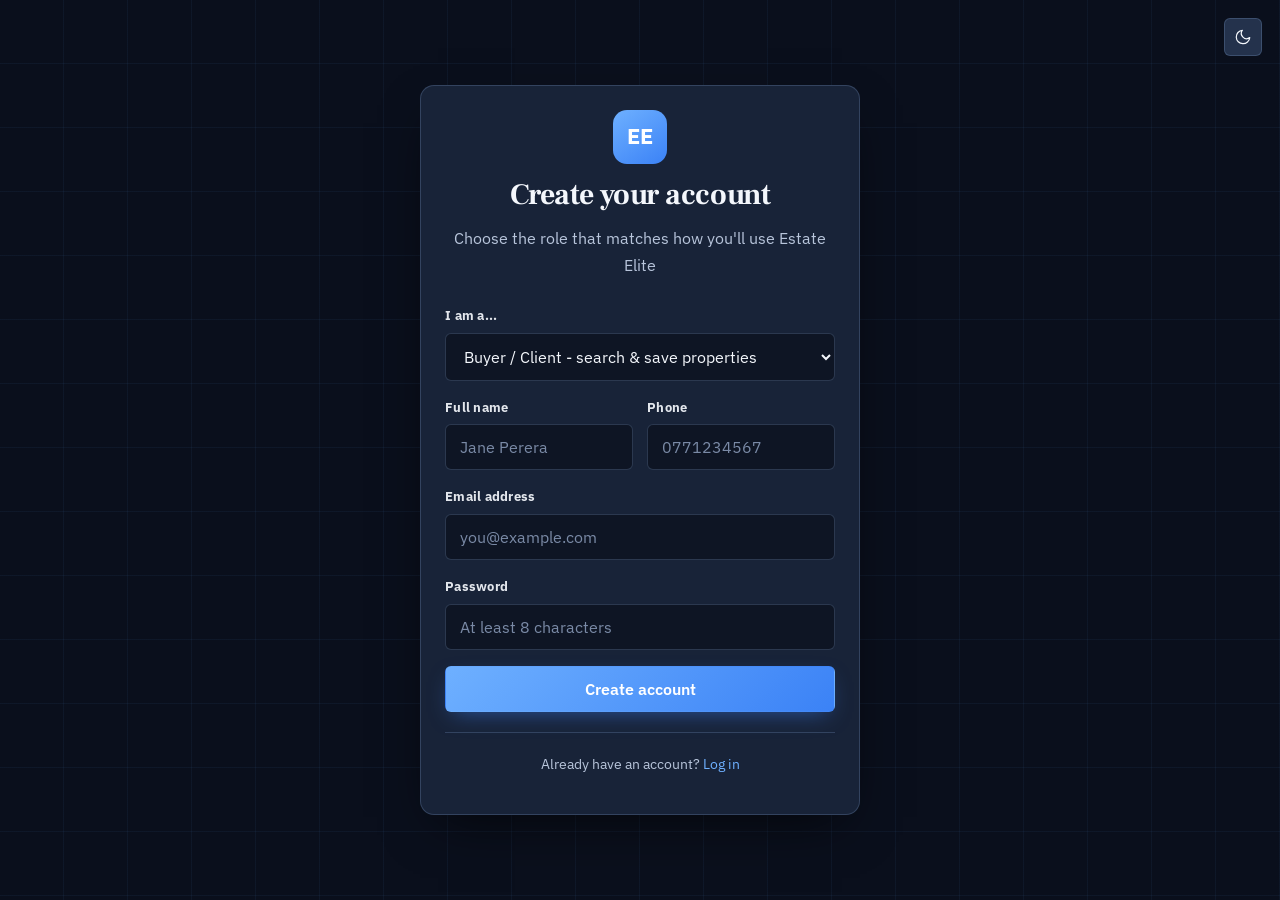
<file: frontend/register.html>
<!DOCTYPE html>
<html lang="en">
<head>
<script>
/* Apply saved theme before CSS paints — prevents flash & keeps pages consistent */
(function(){try{var t=localStorage.getItem("ee_theme");if(t!=="light"&&t!=="dark")t="dark";document.documentElement.setAttribute("data-theme",t);}catch(e){document.documentElement.setAttribute("data-theme","dark");}})();
</script>

<meta charset="UTF-8" />
<meta name="viewport" content="width=device-width, initial-scale=1.0" />
<title>Create account - Estate Elite</title>
<link rel="stylesheet" href="css/theme.css" />
<script src="js/theme.js"></script>
</head>
<body>
<button type="button" class="theme-toggle" id="theme-toggle" title="Toggle theme" aria-label="Toggle theme" style="position:fixed; top:18px; right:18px; z-index:100;">
  <svg class="icon-moon" width="18" height="18" viewBox="0 0 24 24" fill="none" stroke="currentColor" stroke-width="1.6" stroke-linecap="round" stroke-linejoin="round"><path d="M21 12.79A9 9 0 1 1 11.21 3 7 7 0 0 0 21 12.79z"/></svg>
  <svg class="icon-sun" width="18" height="18" viewBox="0 0 24 24" fill="none" stroke="currentColor" stroke-width="1.6" stroke-linecap="round" stroke-linejoin="round"><circle cx="12" cy="12" r="4"/><path d="M12 2v2M12 20v2M4.93 4.93l1.41 1.41M17.66 17.66l1.41 1.41M2 12h2M20 12h2M4.93 19.07l1.41-1.41M17.66 6.34l1.41-1.41"/></svg>
</button>

<div class="auth-shell">
  <div class="auth-card card">
    <div class="auth-header">
      <div class="mark">EE</div>
      <h2>Create your account</h2>
      <p>Choose the role that matches how you'll use Estate Elite</p>
    </div>

    <form id="register-form">
      <div class="field">
        <label>I am a...</label>
        <select id="role" required>
          <option value="BUYER">Buyer / Client - search & save properties</option>
          <option value="SELLER">Seller / Owner - list properties</option>
          <option value="AGENT">Agent - manage viewings</option>
          <option value="FINANCE_OFFICER">Finance Officer - manage transactions</option>
          <option value="ADMIN">Administrator - manage agencies & moderation</option>
        </select>
      </div>

      <div class="field" id="agency-field" style="display:none;">
        <label>Your agency</label>
        <select id="agencyId"></select>
      </div>

      <div class="field" id="branch-field" style="display:none;">
        <label>Your branch (district)</label>
        <select id="branch"></select>
        <div style="font-size:0.78rem; color:var(--text-muted); margin-top:4px;">You will handle properties listed in this district.</div>
      </div>

      <div class="field-row">
        <div class="field">
          <label>Full name</label>
          <input type="text" id="fullName" placeholder="Jane Perera" required />
        </div>
        <div class="field">
          <label>Phone</label>
          <input type="text" id="phone" placeholder="0771234567" />
        </div>
      </div>

      <div class="field">
        <label>Email address</label>
        <input type="email" id="email" placeholder="you@example.com" required />
      </div>
      <div class="field">
        <label>Password</label>
        <input type="password" id="password" placeholder="At least 8 characters" minlength="8" required />
      </div>

      <button type="submit" class="btn btn-primary btn-block" id="register-btn">Create account</button>
    </form>

    <div class="divider"></div>
    <p style="text-align:center; font-size:0.88rem;">Already have an account? <a href="login.html">Log in</a></p>
  </div>
</div>

<script src="js/api.js"></script>
<script src="js/districts.js"></script>
<script src="js/auth.js"></script>
<script src="js/ui.js"></script>
<script src="js/validate.js"></script>
<script>
const roleSelect = document.getElementById("role");
const agencyField = document.getElementById("agency-field");
const agencySelect = document.getElementById("agencyId");

async function loadAgencies() {
  try {
    const agencies = await Api.get("/api/agencies", false);
    agencySelect.innerHTML = agencies.map(a => `<option value="${a.id}">${Ui.escape(a.name)} (${Ui.escape(a.licenseNumber)})</option>`).join("")
      || `<option value="">No agencies yet - ask an Admin to create one</option>`;
  } catch (e) {
    agencySelect.innerHTML = `<option value="">Couldn't load agencies</option>`;
  }
}

const branchField = document.getElementById("branch-field");

roleSelect.addEventListener("change", () => {
  if (roleSelect.value === "AGENT") {
    agencyField.style.display = "block";
    branchField.style.display = "block";
    loadAgencies();
    initDistrictSelect("branch", "", { allowEmpty: true, emptyLabel: "Select your branch district…" });
  } else {
    agencyField.style.display = "none";
    branchField.style.display = "none";
  }
});

document.getElementById("register-form").addEventListener("submit", async (e) => {
  e.preventDefault();
  const nameEl = document.getElementById("fullName");
  const phoneEl = document.getElementById("phone");
  const emailEl = document.getElementById("email");
  const passEl = document.getElementById("password");
  const branchEl = document.getElementById("branch");
  Validate.clear(nameEl, phoneEl, emailEl, passEl, agencySelect, branchEl);

  if (!Validate.selectRequired(roleSelect, "a role")) return;
  if (!Validate.required(nameEl, "Full name")) return;
  if (!Validate.phone(phoneEl, "Phone", { optional: true })) return;
  if (!Validate.email(emailEl)) return;
  if (!Validate.password(passEl)) return;
  if (roleSelect.value === "AGENT" && !Validate.selectRequired(agencySelect, "an agency")) return;
  if (roleSelect.value === "AGENT" && !Validate.selectRequired(branchEl, "a branch district")) return;

  const btn = document.getElementById("register-btn");
  btn.disabled = true; btn.textContent = "Creating account…";

  const payload = {
    fullName: nameEl.value.trim(),
    email: emailEl.value.trim(),
    password: passEl.value,
    phone: phoneEl.value.trim(),
    role: roleSelect.value,
  };
  if (roleSelect.value === "AGENT") {
    payload.agencyId = agencySelect.value ? Number(agencySelect.value) : null;
    payload.branch = branchEl.value.trim();
  }

  try {
    const res = await Api.post("/api/auth/register", payload, false);
    Auth.saveSession(res);
    Ui.toast(`Welcome to Estate Elite, ${res.fullName}!`);
    setTimeout(() => window.location.href = Auth.dashboardFor(res.role), 400);
  } catch (err) {
    Ui.errorToast(err);
    btn.disabled = false; btn.textContent = "Create account";
  }
});
</script>
</body>
</html>
</file>
<file: frontend/css/theme.css>
@import url('https://fonts.googleapis.com/css2?family=Frank+Ruhl+Libre:wght@400;500;600;700;900&family=IBM+Plex+Sans:wght@400;500;600;700&family=IBM+Plex+Mono:wght@500;600&display=swap');

:root {

  --ink-950: #0b1120;
  --ink-900: #0f1729;
  --ink-800: #16213a;
  --ink-700: #1e2c4a;
  --ink-600: #2a3b60;
  --paper-050: #f7f4ec;
  --paper-100: #efe9db;

  --gold-500: #3b82f6;
  --gold-400: #6eb0ff;
  --gold-300: #a8d0ff;
  --gold-050: #dbeafe;
  --emerald-500: #2f7a5c;
  --rose-500: #b8564f;
  --sky-500: #3f7fb0;
  --text-primary: #f4f7fc;
  --text-muted: #b8c5db;
  --text-on-paper: #1a2332;


  --bg-app: #0a0f1c;
  --bg-panel: #121a2b;
  --bg-card: #182338;
  --bg-elevated: #24324c;
  --bg-input: #0e1524;
  --border-subtle: rgba(148, 180, 230, 0.22);
  --border-strong: rgba(96, 165, 250, 0.55);
  --shadow-lift: 0 20px 50px -18px rgba(0, 0, 0, 0.7);
  --grid-line: rgba(96, 165, 250, 0.06);
  --placeholder: #7a8aa6;
  --btn-on-gold: #ffffff;
  --danger-fg: #f0a8a2;
  --danger-bg: rgba(184, 86, 79, 0.15);
  --danger-border: rgba(184, 86, 79, 0.45);
  --badge-green-fg: #7fd6b3;
  --badge-blue-fg: #9cc6e6;
  --badge-rose-fg: #f0a0ad;
  --toast-bg: var(--ink-800);
  --nav-bg: rgba(11, 17, 32, 0.92);


  --radius-sm: 6px;
  --radius-md: 10px;
  --radius-lg: 14px;
  --radius-pill: 999px;

  --font-display: 'Frank Ruhl Libre', Georgia, 'Times New Roman', serif;
  --font-body: 'IBM Plex Sans', -apple-system, BlinkMacSystemFont, 'Segoe UI', sans-serif;
  --font-mono: 'IBM Plex Mono', ui-monospace, SFMono-Regular, Menlo, monospace;
}

html[data-theme="light"] {
  --text-primary: #0f172a;
  --text-muted: #64748b;
  --text-on-paper: #0f172a;


  --bg-app: #f1f5f9;
  --bg-panel: #ffffff;
  --bg-card: #ffffff;
  --bg-elevated: #f8fafc;
  --bg-input: #ffffff;
  --border-subtle: #e2e8f0;
  --border-strong: #cbd5e1;
  --shadow-lift: 0 1px 3px rgba(15, 23, 42, 0.06), 0 8px 24px -4px rgba(15, 23, 42, 0.08);
  --grid-line: rgba(37, 99, 235, 0.11);
  --placeholder: #94a3b8;
  --btn-on-gold: #ffffff;
  --danger-fg: #dc2626;
  --danger-bg: #fef2f2;
  --danger-border: #fecaca;
  --badge-green-fg: #15803d;
  --badge-blue-fg: #1d4ed8;
  --badge-rose-fg: #be123c;
  --toast-bg: #ffffff;
  --nav-bg: rgba(255, 255, 255, 0.92);


  --gold-300: #1e40af;
  --gold-400: #2563eb;
  --gold-500: #3b82f6;
  --gold-050: #eff6ff;
}

* { box-sizing: border-box; }

html, body {
  margin: 0;
  padding: 0;
  background: var(--bg-app);
  color: var(--text-primary);
  font-family: var(--font-body);
  font-size: 16px;
  line-height: 1.55;
  -webkit-font-smoothing: antialiased;
  scroll-behavior: smooth;
}

body {

  background-color: var(--bg-app);
  background-image:
    linear-gradient(var(--grid-line) 1px, transparent 1px),
    linear-gradient(90deg, var(--grid-line) 1px, transparent 1px);
  background-size: 64px 64px;
  background-position: -1px -1px;
  background-attachment: fixed;
  min-height: 100vh;
}

h1, h2, h3, h4, .display {
  font-family: var(--font-display);
  font-weight: 700;
  letter-spacing: -0.015em;
  margin: 0 0 0.4em 0;
  color: var(--text-primary);
  line-height: 1.2;
}
h1 { font-size: 2.5rem; font-weight: 800; }
h2 { font-size: 1.85rem; }
h3 { font-size: 1.35rem; }
h4 { font-size: 1.12rem; }

.figure, .price-tag, .stat-card .num, .stat-strip .stat b {
  font-family: var(--font-mono);
  font-variant-numeric: tabular-nums;
  letter-spacing: -0.01em;
}

p { line-height: 1.65; color: var(--text-muted); margin: 0 0 1em 0; font-size: 1.02rem; }

a { color: var(--gold-400); text-decoration: none; }
a:hover { color: var(--gold-300); }

.ee-shell { min-height: 100vh; display: flex; flex-direction: column; }
.ee-container { width: 100%; max-width: 1180px; margin: 0 auto; padding: 0 24px; }

.ee-nav {
  position: sticky; top: 0; z-index: 50;
  background: var(--bg-panel);
  border-bottom: 1px solid var(--border-subtle);
}
.ee-nav-inner {
  display: flex; align-items: center; justify-content: space-between;
  padding: 14px 24px; max-width: 1180px; margin: 0 auto;
}
.ee-logo {
  display: flex; align-items: center; gap: 10px;
  font-family: var(--font-display); font-size: 1.4rem; font-weight: 800;
  color: var(--text-primary);
}
.ee-logo .mark {
  width: 34px; height: 34px; border-radius: var(--radius-sm);
  background: linear-gradient(145deg, var(--gold-400), var(--gold-500));
  display: flex; align-items: center; justify-content: center;
  color: var(--btn-on-gold); font-weight: 800; font-size: 1.05rem;
  font-family: var(--font-display);
  box-shadow: 0 6px 16px -4px rgba(59, 130, 246, 0.45);
}
.ee-navlinks { display: flex; align-items: center; gap: 6px; }
.ee-navlink {
  padding: 9px 14px; border-radius: var(--radius-sm);
  color: var(--text-muted); font-weight: 600; font-size: 0.98rem;
  transition: all .15s ease;
}
.ee-navlink:hover, .ee-navlink.active {
  background: var(--bg-elevated); color: var(--gold-300);
}
.ee-nav-right { display: flex; align-items: center; gap: 10px; }

.btn {
  display: inline-flex; align-items: center; justify-content: center; gap: 8px;
  font-family: var(--font-body); font-weight: 600; font-size: 0.98rem;
  padding: 12px 22px; border-radius: var(--radius-sm);
  border: 1px solid transparent; cursor: pointer;
  transition: transform .15s ease, box-shadow .15s ease, background .15s ease;
  white-space: nowrap;
}
.btn:active { transform: scale(0.97); }
.btn-primary {
  background: linear-gradient(135deg, var(--gold-400), var(--gold-500));
  color: var(--btn-on-gold);
  box-shadow: 0 8px 20px -8px rgba(59, 130, 246, 0.5);
}
.btn-primary:hover { box-shadow: 0 10px 26px -6px rgba(59, 130, 246, 0.65); }
.btn-ghost {
  background: transparent; border-color: var(--border-strong); color: var(--text-primary);
}
.btn-ghost:hover { background: var(--bg-elevated); }
.btn-danger { background: var(--danger-bg); border-color: var(--danger-border); color: var(--danger-fg); }
.btn-danger:hover { background: rgba(184, 86, 79, 0.28); }
.btn-sm { padding: 8px 14px; font-size: 0.9rem; }
.btn-block { width: 100%; }
.btn:disabled { opacity: 0.5; cursor: not-allowed; }

.card {
  background: var(--bg-card);
  border: 1px solid var(--border-subtle);
  border-radius: var(--radius-lg);
  padding: 24px;
  box-shadow: var(--shadow-lift);
  color: var(--text-primary);
}
.card-tight { padding: 16px; border-radius: var(--radius-md); }

.panel-header { display: flex; align-items: center; justify-content: space-between; margin-bottom: 18px; gap: 12px; flex-wrap: wrap; }

label { display: block; font-size: 0.84rem; font-weight: 700; color: var(--text-primary); margin-bottom: 7px; letter-spacing: 0.02em; opacity: 0.92; }
input, select, textarea {
  width: 100%; background: var(--bg-input); border: 1.5px solid var(--border-subtle);
  color: var(--text-primary); font-family: var(--font-body); font-size: 1rem;
  padding: 12px 14px; border-radius: var(--radius-sm); outline: none;
  transition: border-color .15s ease, box-shadow .15s ease;
}
input:focus, select:focus, textarea:focus {
  border-color: var(--gold-400); box-shadow: 0 0 0 3px rgba(59, 130, 246, 0.28);
}
textarea { resize: vertical; min-height: 90px; }
.field { margin-bottom: 16px; }
.field-row { display: grid; grid-template-columns: 1fr 1fr; gap: 14px; }
::placeholder { color: var(--placeholder); }

.badge {
  display: inline-flex; align-items: center; gap: 6px;
  padding: 5px 12px; border-radius: var(--radius-pill);
  font-size: 0.78rem; font-weight: 700; text-transform: uppercase; letter-spacing: 0.04em;
}
.badge-gold { background: rgba(59, 130, 246, 0.18); color: var(--gold-300); border: 1px solid rgba(59, 130, 246, 0.4); }
.badge-green { background: rgba(47, 122, 92, 0.15); color: var(--badge-green-fg); border: 1px solid rgba(47, 122, 92, 0.4); }
.badge-rose { background: rgba(190, 60, 80, 0.12); color: var(--badge-rose-fg); border: 1px solid rgba(190, 60, 80, 0.4); }
.badge-red { background: rgba(184, 86, 79, 0.12); color: var(--danger-fg); border: 1px solid rgba(184, 86, 79, 0.4); }
.badge-blue { background: rgba(63, 127, 176, 0.12); color: var(--badge-blue-fg); border: 1px solid rgba(63, 127, 176, 0.4); }
.badge-gray { background: var(--bg-elevated); color: var(--text-muted); border: 1px solid var(--border-subtle); }

.property-grid { display: grid; grid-template-columns: repeat(auto-fill, minmax(280px, 1fr)); gap: 22px; }
.property-card {
  background: var(--bg-card); border: 1px solid var(--border-subtle); border-radius: var(--radius-lg);
  overflow: hidden; display: flex; flex-direction: column; transition: transform .18s ease, border-color .18s ease;
}
.property-card:hover { transform: translateY(-4px); border-color: var(--border-strong); }
.property-card .thumb { position: relative; height: 190px; overflow: hidden; background: var(--bg-elevated); }
.property-card .thumb img { width: 100%; height: 100%; object-fit: cover; display: block; }
.property-card .thumb .status-pill { position: absolute; top: 12px; left: 12px; }
.property-card .price-tag {
  position: absolute; bottom: 12px; right: 12px;
  background: var(--ink-950); color: var(--gold-300);
  font-weight: 700; padding: 7px 12px; border-radius: var(--radius-sm); font-size: 0.95rem;
  border: 1px solid var(--border-subtle);
}
.property-card .body { padding: 16px 18px 18px; display: flex; flex-direction: column; gap: 8px; flex: 1; }
.property-card .title { font-family: var(--font-display); font-size: 1.2rem; font-weight: 700; margin: 0; color: var(--text-primary); }
.property-card .meta { display: flex; gap: 14px; color: var(--text-muted); font-size: 0.9rem; }
.property-card .footer-row { margin-top: auto; display: flex; gap: 8px; padding-top: 10px; }

table { width: 100%; border-collapse: collapse; }
th, td { text-align: left; padding: 13px 14px; border-bottom: 1px solid var(--border-subtle); font-size: 0.95rem; color: var(--text-primary); }
th { color: var(--text-muted); text-transform: uppercase; font-size: 0.78rem; letter-spacing: 0.04em; font-weight: 700; }
tr:hover td { background: rgba(59, 130, 246, 0.06); }

.notif-wrapper { position: relative; }
.notif-btn {
  position: relative; width: 40px; height: 40px; border-radius: 50%;
  background: var(--bg-elevated); border: 1px solid var(--border-subtle);
  color: var(--text-primary); display: flex; align-items: center; justify-content: center; cursor: pointer;
}
.notif-dot {
  position: absolute; top: -2px; right: -2px; width: 18px; height: 18px; border-radius: 50%;
  background: var(--rose-500); color: white; font-size: 0.62rem; font-weight: 800;
  display: flex; align-items: center; justify-content: center; border: 2px solid var(--bg-panel);
}
.notif-dropdown {
  position: absolute; right: 0; top: 50px; width: 340px; max-height: 420px; overflow-y: auto;
  background: var(--bg-panel); border: 1px solid var(--border-subtle); border-radius: var(--radius-md);
  box-shadow: var(--shadow-lift); display: none; z-index: 60;
}
.notif-dropdown.open { display: block; }
.notif-item { padding: 13px 16px; border-bottom: 1px solid var(--border-subtle); font-size: 0.92rem; color: var(--text-primary); }
.notif-item.unread { background: rgba(59, 130, 246, 0.08); }
.notif-item .time { color: var(--text-muted); font-size: 0.8rem; margin-top: 4px; }

.avatar {
  width: 38px; height: 38px; border-radius: 50%; background: var(--bg-elevated);
  border: 1px solid var(--border-subtle); display: flex; align-items: center; justify-content: center;
  font-weight: 800; color: var(--gold-300); overflow: hidden; font-size: 0.9rem;
}
.avatar img { width: 100%; height: 100%; object-fit: cover; }

.auth-shell {
  min-height: 100vh;
  display: flex;
  align-items: center;
  justify-content: center;
  padding: 40px 20px;

  background-color: var(--bg-app);
  background-image:
    linear-gradient(var(--grid-line) 1px, transparent 1px),
    linear-gradient(90deg, var(--grid-line) 1px, transparent 1px);
  background-size: 64px 64px;
  background-position: -1px -1px;
  background-attachment: fixed;
}
.auth-card { width: 100%; max-width: 440px; }
.auth-header { text-align: center; margin-bottom: 26px; }
.auth-header .mark {
  width: 54px; height: 54px; margin: 0 auto 14px; border-radius: 14px;
  background: linear-gradient(145deg, var(--gold-400), var(--gold-500));
  display: flex; align-items: center; justify-content: center; color: var(--btn-on-gold); font-weight: 800; font-size: 1.4rem;
}

.hero {
  position: relative; padding: 90px 24px 70px; text-align: left;
  overflow: hidden;
}
.hero-inner { max-width: 1180px; margin: 0 auto; display: grid; grid-template-columns: 1.1fr 0.9fr; gap: 50px; align-items: center; }
.hero h1 { font-size: clamp(2.2rem, 4vw, 3.4rem); line-height: 1.08; }
.hero .lede { font-size: 1.15rem; max-width: 520px; color: var(--text-muted); line-height: 1.65; }
.hero-actions { display: flex; gap: 12px; margin-top: 28px; flex-wrap: wrap; }
.hero-img-wrap {
  border-radius: var(--radius-lg);
  overflow: hidden;
  border: 1px solid var(--border-subtle);
  box-shadow:
    0 4px 6px -1px rgba(0, 0, 0, 0.12),
    0 12px 28px -6px rgba(0, 0, 0, 0.18),
    0 24px 48px -12px rgba(0, 0, 0, 0.14);
}
.hero-img-wrap img { width: 100%; display: block; }

html[data-theme="light"] .hero-img-wrap {
  border-color: #e2e8f0;
  box-shadow:
    0 4px 6px -1px rgba(15, 23, 42, 0.06),
    0 12px 28px -6px rgba(15, 23, 42, 0.1),
    0 24px 48px -12px rgba(15, 23, 42, 0.08);
}
.stat-strip { display: flex; gap: 28px; margin-top: 34px; flex-wrap: wrap; }
.stat-strip .stat b { display: block; font-size: 1.6rem; color: var(--gold-300); border-bottom: 3px double var(--border-strong); padding-bottom: 4px; }
.stat-strip .stat span { font-size: 0.8rem; color: var(--text-muted); text-transform: uppercase; letter-spacing: 0.04em; }

.section { padding: 60px 24px; }
.section-head { max-width: 620px; margin-bottom: 34px; }
.role-grid { display: grid; grid-template-columns: repeat(auto-fit, minmax(200px, 1fr)); gap: 18px; }
.role-card { padding: 22px; border-radius: var(--radius-md); background: var(--bg-card); border: 1px solid var(--border-subtle); }
.role-tab {
  display: inline-flex; align-items: center; justify-content: center;
  min-width: 40px; height: 28px; padding: 0 8px; margin-bottom: 14px;
  font-family: var(--font-mono); font-weight: 600; font-size: 0.72rem; letter-spacing: 0.06em;
  color: var(--gold-300); background: var(--bg-elevated);
  border: 1px solid var(--border-strong); border-radius: 3px 3px 0 0;
  border-bottom: 2px solid var(--gold-500);
}

.dash-grid { display: grid; grid-template-columns: 240px 1fr; gap: 26px; align-items: start; }
.dash-sidebar {
  position: sticky; top: 90px; background: var(--bg-card); border: 1px solid var(--border-subtle);
  border-radius: var(--radius-lg); padding: 18px; display: flex; flex-direction: column; gap: 4px;
}
.dash-sidebar .side-link {
  padding: 11px 14px; border-radius: var(--radius-sm); color: var(--text-muted); font-weight: 600; font-size: 0.95rem;
  cursor: pointer; transition: all .15s ease;
}
.dash-sidebar .side-link:hover, .dash-sidebar .side-link.active { background: var(--bg-elevated); color: var(--gold-300); }
.dash-sidebar .side-section-label { font-size: 0.75rem; text-transform: uppercase; color: var(--text-muted); letter-spacing: 0.06em; margin: 14px 0 4px 14px; font-weight: 700; }

.stat-cards { display: grid; grid-template-columns: repeat(auto-fit, minmax(180px, 1fr)); gap: 16px; margin-bottom: 24px; }
.stat-card { padding: 18px; border-radius: var(--radius-md); background: var(--bg-card); border: 1px solid var(--border-subtle); }
.stat-card .num {
  font-size: 1.9rem;
  color: var(--gold-300);
  display: inline-block;
  padding-bottom: 6px;
  border-bottom: 3px double var(--border-strong);
}
.stat-card .lbl { font-size: 0.85rem; color: var(--text-muted); text-transform: uppercase; letter-spacing: 0.04em; margin-top: 6px; font-weight: 600; }

.tab-bar { display: flex; gap: 6px; border-bottom: 1px solid var(--border-subtle); margin-bottom: 22px; flex-wrap: wrap; }
.tab-btn { padding: 11px 16px; font-weight: 600; font-size: 0.98rem; color: var(--text-muted); border-bottom: 2px solid transparent; cursor: pointer; }
.tab-btn.active { color: var(--gold-300); border-color: var(--gold-400); }

.empty-state { text-align: center; padding: 50px 20px; color: var(--text-muted); font-size: 1.02rem; }
.empty-state .glyph { font-size: 2.4rem; margin-bottom: 10px; }

.rating-stars { color: var(--gold-400); letter-spacing: 2px; }

.toast-stack { position: fixed; bottom: 24px; right: 24px; display: flex; flex-direction: column; gap: 10px; z-index: 200; }
.toast {
  background: var(--bg-elevated); border: 1px solid var(--border-strong); border-radius: var(--radius-md);
  padding: 14px 18px; box-shadow: var(--shadow-lift); font-size: 0.95rem; min-width: 280px; color: var(--text-primary); background: var(--bg-panel);
  animation: slideIn .25s ease;
}
.toast.error { border-color: rgba(184, 86, 79, 0.5); }
.toast.success { border-color: rgba(47, 122, 92, 0.5); }
@keyframes slideIn { from { transform: translateX(40px); opacity: 0; } to { transform: translateX(0); opacity: 1; } }

.modal-overlay {
  position: fixed; inset: 0; background: rgba(5, 8, 16, 0.7); backdrop-filter: blur(3px);
  display: none; align-items: center; justify-content: center; z-index: 100; padding: 20px;
}
.modal-overlay.open { display: flex; }
.modal-box { background: var(--bg-panel); border: 1px solid var(--border-subtle); border-radius: var(--radius-lg); padding: 28px; width: 100%; max-width: 520px; max-height: 88vh; overflow-y: auto; color: var(--text-primary); }
.modal-box h3 { font-size: 1.35rem; margin-bottom: 8px; }

.footer { padding: 40px 24px; border-top: 1px solid var(--border-subtle); text-align: center; color: var(--text-muted); font-size: 0.85rem; }

.divider { height: 1px; background: var(--border-subtle); margin: 20px 0; }

.img-thumb-row { display: flex; gap: 10px; flex-wrap: wrap; margin-top: 10px; }
.img-thumb { position: relative; width: 84px; height: 84px; border-radius: var(--radius-sm); overflow: hidden; border: 1px solid var(--border-subtle); }
.img-thumb img { width: 100%; height: 100%; object-fit: cover; }
.img-thumb .remove-x {
  position: absolute; top: 2px; right: 2px; width: 20px; height: 20px; border-radius: 50%;
  background: rgba(11, 17, 32, 0.85); color: #f0a8a2; display: flex; align-items: center; justify-content: center;
  font-size: 0.75rem; cursor: pointer; border: none;
}

@media (max-width: 860px) {
  .hero-inner { grid-template-columns: 1fr; }
  .dash-grid { grid-template-columns: 1fr; }
  .dash-sidebar { position: static; flex-direction: row; overflow-x: auto; }
  .ee-navlinks { display: none; }
}

input.is-invalid, select.is-invalid, textarea.is-invalid {
  border-color: rgba(184, 86, 79, 0.85) !important;
  box-shadow: 0 0 0 2px rgba(184, 86, 79, 0.2);
}
.field-error {
  color: var(--danger-fg);
  font-size: 0.85rem;
  margin-top: 6px;
  min-height: 1em;
  font-weight: 500;
}

.theme-toggle {
  display: inline-flex;
  align-items: center;
  justify-content: center;
  width: 38px;
  height: 38px;
  border-radius: var(--radius-sm);
  border: 1px solid var(--border-subtle);
  background: var(--bg-elevated);
  color: var(--text-primary);
  cursor: pointer;
  transition: background .15s ease, border-color .15s ease, transform .15s ease;
  padding: 0;
  flex-shrink: 0;
}
.theme-toggle:hover {
  border-color: var(--border-strong);
  background: var(--bg-card);
}
.theme-toggle svg { display: block; }
.theme-toggle .icon-sun { display: none; }
.theme-toggle .icon-moon { display: block; }
html[data-theme="light"] .theme-toggle .icon-sun { display: block; }
html[data-theme="light"] .theme-toggle .icon-moon { display: none; }

html.theme-ready body,
html.theme-ready .ee-nav,
html.theme-ready .card,
html.theme-ready .btn,
html.theme-ready input,
html.theme-ready select,
html.theme-ready textarea {
  transition: background-color .2s ease, color .2s ease, border-color .2s ease, box-shadow .2s ease;
}

.text-muted { color: var(--text-muted) !important; }
.strong { color: var(--text-primary); font-weight: 700; }
html[data-theme="light"] .btn-ghost {
  color: var(--text-primary);
}
html[data-theme="light"] .btn-primary {
  box-shadow: 0 8px 20px -8px rgba(37, 99, 235, 0.45);
}
html[data-theme="dark"] .btn-primary,
:root .btn-primary {
  box-shadow: 0 8px 22px -8px rgba(59, 130, 246, 0.55);
}

option { background: var(--bg-panel); color: var(--text-primary); }

html[data-theme="light"] body {
  background-color: var(--bg-app);
  background-image:
    linear-gradient(var(--grid-line) 1px, transparent 1px),
    linear-gradient(90deg, var(--grid-line) 1px, transparent 1px);
  background-size: 64px 64px;
  background-position: -1px -1px;
  background-attachment: fixed;
  color: var(--text-primary);
}

html[data-theme="light"] .ee-nav {
  background: rgba(255, 255, 255, 0.92);
  backdrop-filter: blur(12px);
  -webkit-backdrop-filter: blur(12px);
  border-bottom: 1px solid var(--border-subtle);
  box-shadow: 0 1px 0 rgba(15, 23, 42, 0.04);
}

html[data-theme="light"] .card,
html[data-theme="light"] .property-card,
html[data-theme="light"] .role-card,
html[data-theme="light"] .stat-card,
html[data-theme="light"] .modal-box,
html[data-theme="light"] .auth-card {
  background: #ffffff;
  border: 1px solid var(--border-subtle);
  box-shadow: var(--shadow-lift);
  color: var(--text-primary);
}

html[data-theme="light"] .property-card:hover,
html[data-theme="light"] .role-card:hover {
  border-color: #bfdbfe;
  box-shadow: 0 4px 6px -1px rgba(15, 23, 42, 0.06), 0 12px 28px -8px rgba(37, 99, 235, 0.12);
}

html[data-theme="light"] .dash-sidebar {
  background: #ffffff;
  border: 1px solid var(--border-subtle);
  box-shadow: var(--shadow-lift);
}

html[data-theme="light"] .dash-sidebar .side-link:hover,
html[data-theme="light"] .dash-sidebar .side-link.active {
  background: #eff6ff;
  color: var(--gold-300);
}

html[data-theme="light"] .notif-dropdown {
  background: #ffffff;
  border: 1px solid var(--border-subtle);
  box-shadow: 0 10px 40px -10px rgba(15, 23, 42, 0.18);
}

html[data-theme="light"] .notif-item.unread {
  background: #eff6ff;
}

html[data-theme="light"] table th {
  background: #f8fafc;
  color: #475569;
  border-bottom: 1px solid var(--border-subtle);
}

html[data-theme="light"] table td {
  background: #ffffff;
  color: var(--text-primary);
  border-bottom: 1px solid #f1f5f9;
}

html[data-theme="light"] tr:hover td {
  background: #f8fafc;
}

html[data-theme="light"] .modal-overlay {
  background: rgba(15, 23, 42, 0.4);
}

html[data-theme="light"] .badge-gold {
  background: #eff6ff;
  color: #1d4ed8;
  border: 1px solid #bfdbfe;
}

html[data-theme="light"] .badge-green {
  background: #f0fdf4;
  color: #15803d;
  border: 1px solid #bbf7d0;
}

html[data-theme="light"] .badge-blue {
  background: #eff6ff;
  color: #1d4ed8;
  border: 1px solid #bfdbfe;
}

html[data-theme="light"] .badge-rose,
html[data-theme="light"] .badge-red {
  background: #fef2f2;
  color: #b91c1c;
  border: 1px solid #fecaca;
}

html[data-theme="light"] .tab-bar {
  border-bottom: 1px solid var(--border-subtle);
}

html[data-theme="light"] .tab-btn.active {
  color: #1d4ed8;
  border-bottom-color: #2563eb;
}

html[data-theme="light"] .empty-state {
  color: var(--text-muted);
}

html[data-theme="light"] .price-tag,
html[data-theme="light"] .property-card .price-tag {
  background: #eff6ff;
  color: #1d4ed8;
  border: 1px solid #bfdbfe;
}

html[data-theme="light"] input,
html[data-theme="light"] select,
html[data-theme="light"] textarea {
  background: #ffffff;
  border: 1px solid #cbd5e1;
  color: var(--text-primary);
}

html[data-theme="light"] input:focus,
html[data-theme="light"] select:focus,
html[data-theme="light"] textarea:focus {
  border-color: #2563eb;
  box-shadow: 0 0 0 3px rgba(37, 99, 235, 0.15);
}

html[data-theme="light"] .btn-primary {
  background: linear-gradient(180deg, #3b82f6 0%, #2563eb 100%);
  color: #ffffff;
  border: none;
  box-shadow: 0 1px 2px rgba(15, 23, 42, 0.08), 0 4px 12px -2px rgba(37, 99, 235, 0.35);
}

html[data-theme="light"] .btn-primary:hover {
  box-shadow: 0 2px 4px rgba(15, 23, 42, 0.08), 0 8px 18px -4px rgba(37, 99, 235, 0.45);
}

html[data-theme="light"] .btn-ghost {
  background: #ffffff;
  border: 1px solid #cbd5e1;
  color: #334155;
}

html[data-theme="light"] .btn-ghost:hover {
  background: #f8fafc;
  border-color: #94a3b8;
  color: #0f172a;
}

html[data-theme="light"] .btn-danger {
  background: #fef2f2;
  border: 1px solid #fecaca;
  color: #b91c1c;
}

html[data-theme="light"] .toast {
  background: #ffffff;
  border: 1px solid var(--border-subtle);
  color: var(--text-primary);
  box-shadow: 0 10px 30px -8px rgba(15, 23, 42, 0.15);
}

html[data-theme="light"] .auth-shell {
  background-color: var(--bg-app);
  background-image:
    linear-gradient(var(--grid-line) 1px, transparent 1px),
    linear-gradient(90deg, var(--grid-line) 1px, transparent 1px);
  background-size: 64px 64px;
  background-position: -1px -1px;
  background-attachment: fixed;
}

html[data-theme="light"] .hero {
  background: transparent;
}

html[data-theme="light"] .stat-card .num,
html[data-theme="light"] .stat-strip .stat b {
  color: #1d4ed8;
}

html[data-theme="light"] a {
  color: #2563eb;
}

html[data-theme="light"] a:hover {
  color: #1d4ed8;
}

html[data-theme="light"] .ee-navlink:hover,
html[data-theme="light"] .ee-navlink.active {
  background: #eff6ff;
  color: #1d4ed8;
}

html[data-theme="light"] .theme-toggle {
  background: #f8fafc;
  border: 1px solid #e2e8f0;
  color: #334155;
}

html[data-theme="light"] .theme-toggle:hover {
  background: #eff6ff;
  border-color: #bfdbfe;
  color: #1d4ed8;
}

html[data-theme="light"] .footer {
  border-top-color: var(--border-subtle);
  color: var(--text-muted);
}

html[data-theme="light"] .divider {
  background: var(--border-subtle);
}

html[data-theme="light"] .field-error {
  color: #dc2626;
}

html[data-theme="dark"] .card,
html:not([data-theme="light"]) .card,
html[data-theme="dark"] .property-card,
html:not([data-theme="light"]) .property-card {
  background: var(--bg-card);
  border-color: var(--border-subtle);
}

html[data-theme="dark"] .notif-dropdown,
html:not([data-theme="light"]) .notif-dropdown {
  background: var(--bg-panel);
  border: 1px solid var(--border-subtle);
}
</file>
